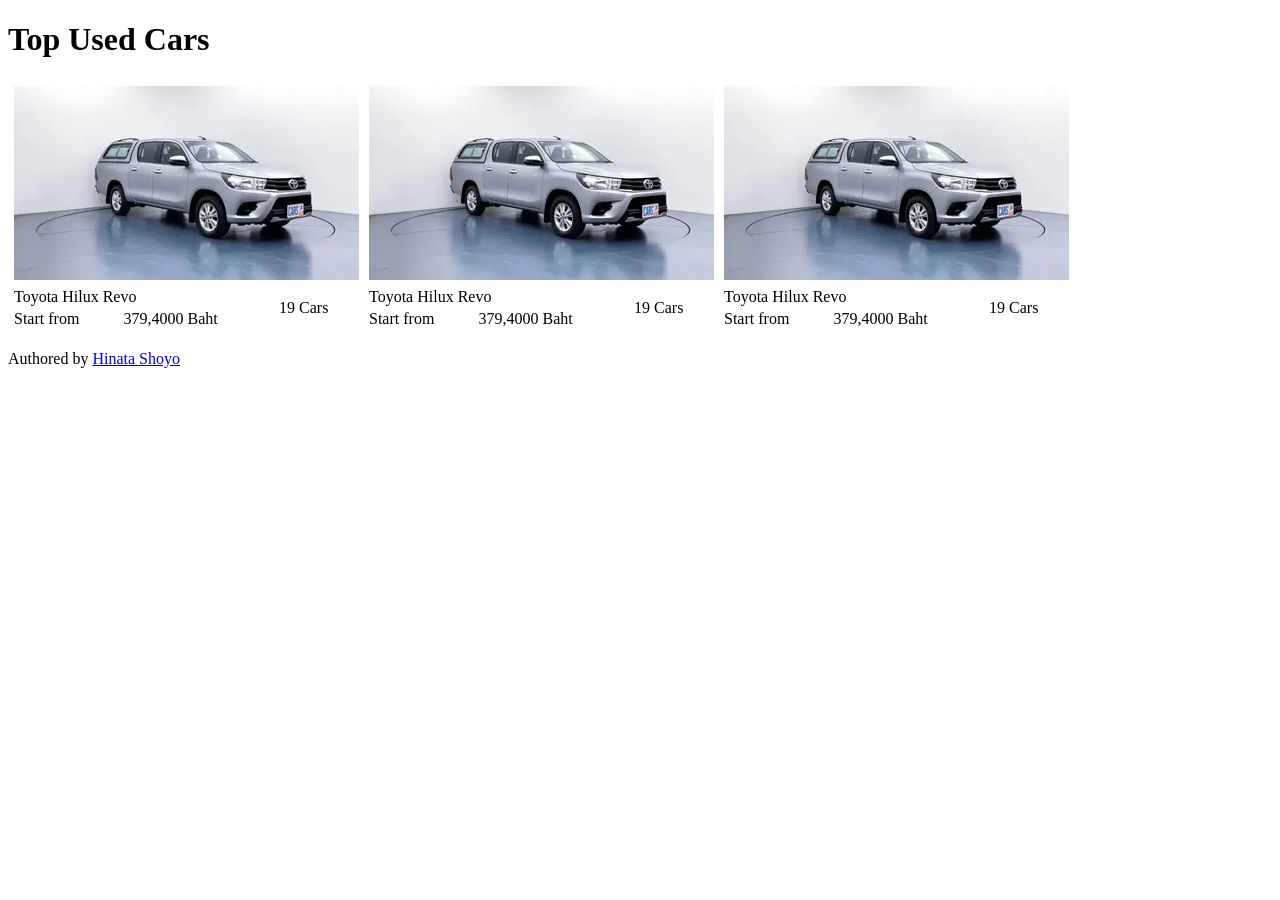
<file: 02-carada/index.html>
<!DOCTYPE html>
<html lang="en" xmlns:mso="urn:schemas-microsoft-com:office:office" xmlns:msdt="uuid:C2F41010-65B3-11d1-A29F-00AA00C14882">

<head>
  <title>Carada</title>

<!--[if gte mso 9]><xml>
<mso:CustomDocumentProperties>
<mso:xd_Signature msdt:dt="string"></mso:xd_Signature>
<mso:display_urn_x003a_schemas-microsoft-com_x003a_office_x003a_office_x0023_Editor msdt:dt="string">CHAYAPOL MOEMENG</mso:display_urn_x003a_schemas-microsoft-com_x003a_office_x003a_office_x0023_Editor>
<mso:Order msdt:dt="string">300.000000000000</mso:Order>
<mso:display_urn_x003a_schemas-microsoft-com_x003a_office_x003a_office_x0023_Author msdt:dt="string">CHAYAPOL MOEMENG</mso:display_urn_x003a_schemas-microsoft-com_x003a_office_x003a_office_x0023_Author>
<mso:xd_ProgID msdt:dt="string"></mso:xd_ProgID>
<mso:_ExtendedDescription msdt:dt="string"></mso:_ExtendedDescription>
<mso:ComplianceAssetId msdt:dt="string"></mso:ComplianceAssetId>
<mso:TemplateUrl msdt:dt="string"></mso:TemplateUrl>
<mso:ContentTypeId msdt:dt="string">0x0101009FF7D1E89D0B8D439BF6074909CECEB2</mso:ContentTypeId>
<mso:TriggerFlowInfo msdt:dt="string"></mso:TriggerFlowInfo>
<mso:_SourceUrl msdt:dt="string"></mso:_SourceUrl>
<mso:_SharedFileIndex msdt:dt="string"></mso:_SharedFileIndex>
</mso:CustomDocumentProperties>
</xml><![endif]-->
</head>

<body>
  <h1>Top Used Cars</h1>
  <table>
    <thead>

    </thead>
    <tbody>
      <tr>
        <td>
          <table border="0">
            <tr>
              <td colspan="3">
                <img src="car.webp">
              </td>
            </tr>
            <tr>
              <td colspan="2">Toyota Hilux Revo</td>
              <td rowspan="2">19 Cars</td>
            </tr>
            <tr>
              <td>Start from</td>
              <td>379,4000 Baht</td>
            </tr>
          </table>
        </td>

        <td>
          <table border="0">
            <tr>
              <td colspan="3">
                <img src="car.webp">
              </td>
            </tr>
            <tr>
              <td colspan="2">Toyota Hilux Revo</td>
              <td rowspan="2">19 Cars</td>
            </tr>
            <tr>
              <td>Start from</td>
              <td>379,4000 Baht</td>
            </tr>
          </table>
        </td>

        <td>
          <table border="0">
            <tr>
              <td colspan="3">
                <img src="car.webp">
              </td>
            </tr>
            <tr>
              <td colspan="2">Toyota Hilux Revo</td>
              <td rowspan="2">19 Cars</td>
            </tr>
            <tr>
              <td>Start from</td>
              <td>379,4000 Baht</td>
            </tr>
          </table>
        </td>

      </tr>
    </tbody>
  </table>
  <p>
    Authored by <a href="about.html">Hinata Shoyo</a>
  </p>

</body>

</html>
</file>
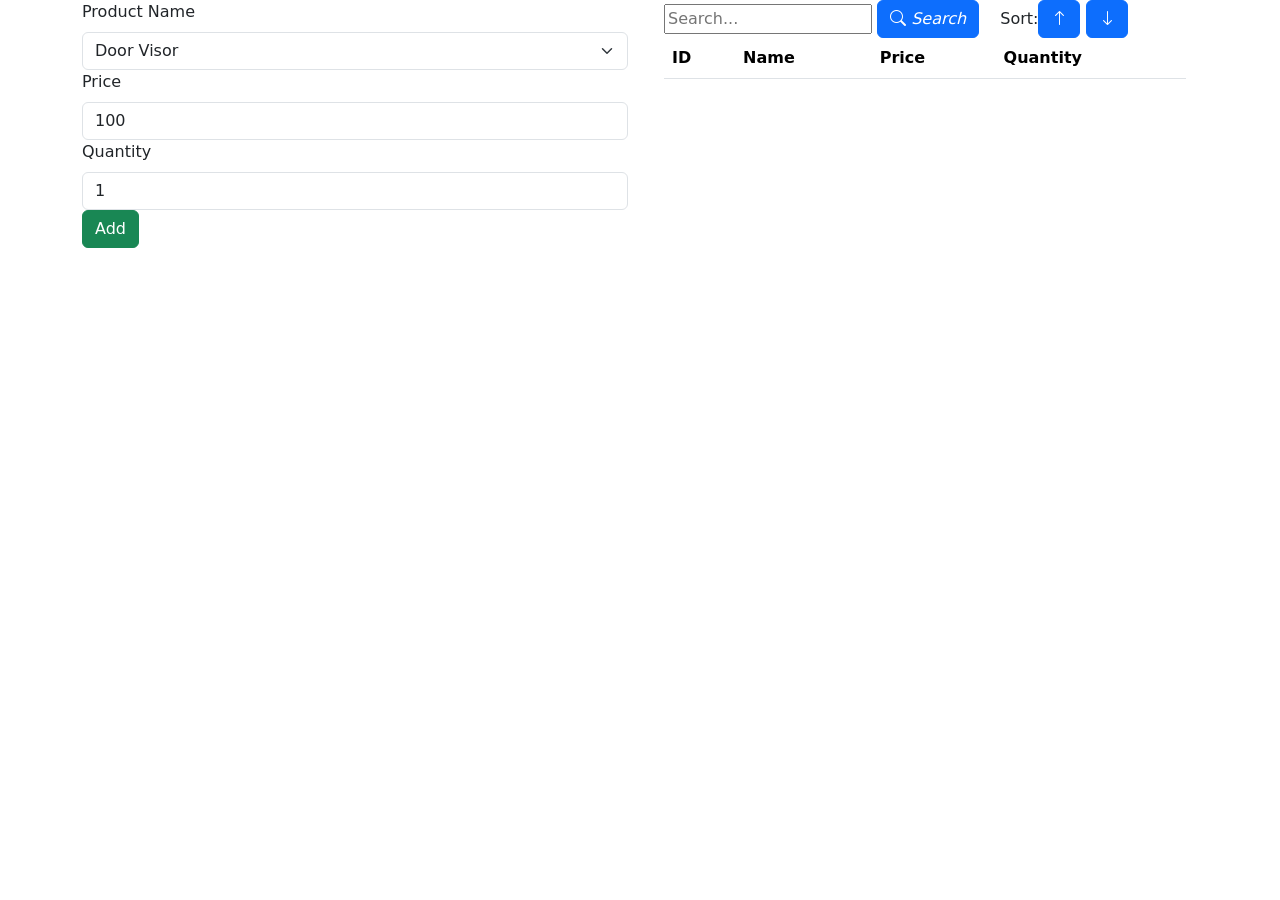
<file: accessory-shop/index.html>
<!doctype html>
<html lang="en">
  <head>
    <meta charset="UTF-8" />
    <link rel="icon" type="image/svg+xml" href="/accessory-shop/vite.svg" />
    <meta name="viewport" content="width=device-width, initial-scale=1.0" />
    <title>Vite + React</title>
    <script type="module" crossorigin src="/accessory-shop/assets/index-Bkp7ZyHI.js"></script>
    <link rel="stylesheet" crossorigin href="/accessory-shop/assets/index-Bk2xMW-j.css">
  </head>
  <body>
    <div id="root"></div>
  </body>
</html>
</file>
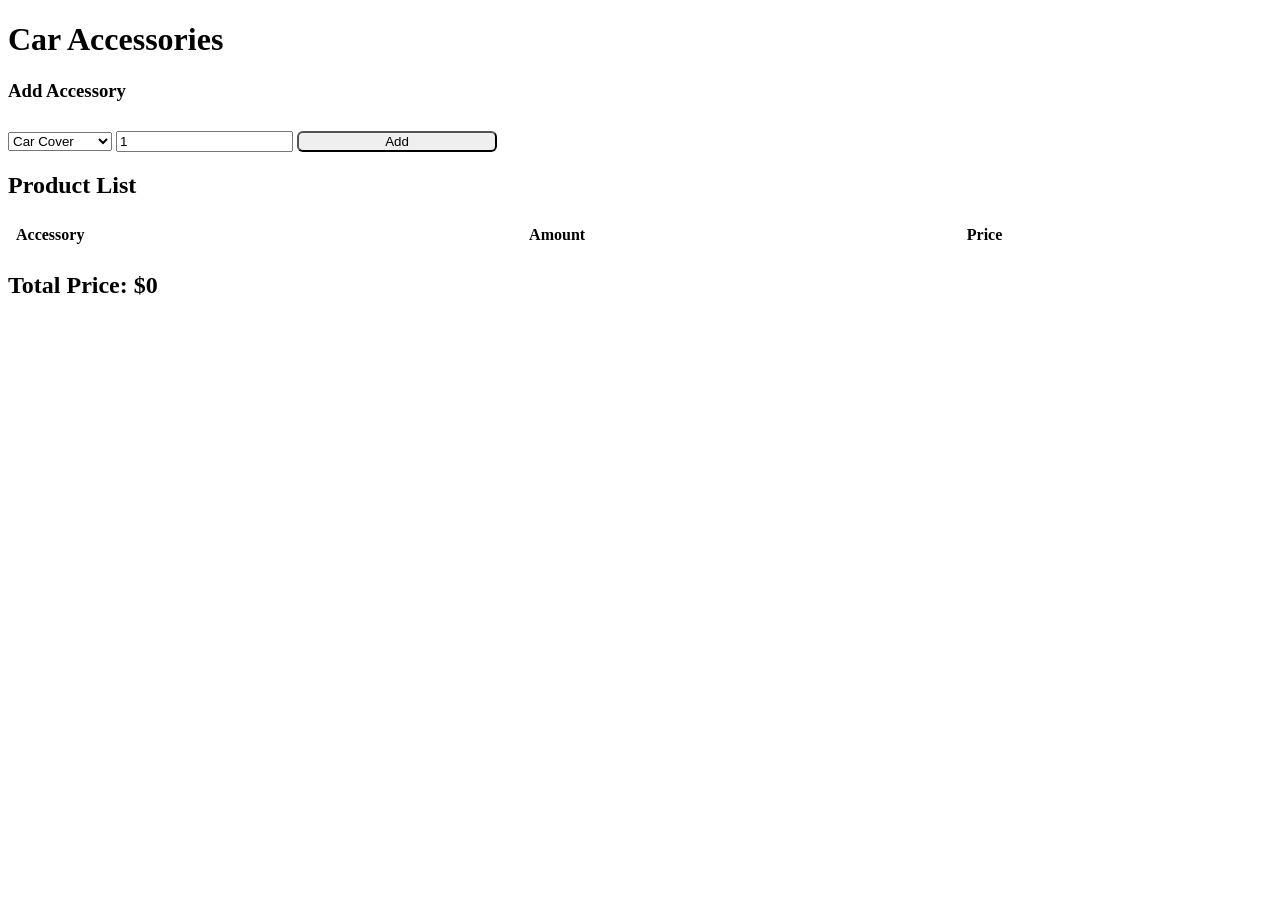
<file: accessory/index.html>
<!DOCTYPE html>
<html>
<head>
    <title>Car Accessories</title>
    <link rel="stylesheet" href="/css/global.css"> 
</head>
<body>
    <h1>Car Accessories</h1>
 
    <h3>Add Accessory</h3>
    <select id="accessory-select">
        <option value="10">Car Cover</option>
        <option value="20">Seat Covers</option>
        <option value="30">Phone Holder</option>
        <!-- Add more options here -->
    </select>
    <input type="number" id="amount-input" min="1" value="1">
    <button class="add-button" onclick="addItem()">Add</button>
 
 
    <h2>Product List</h2>
    <table id="product-list">
        <tr>
            <th>Accessory</th>
            <th>Amount</th>
            <th>Price</th>
        </tr>
    </table>
    
    <h2>Total Price: <span id="total-price">$0</span></h2>
    
 
    
    <script>
        function addItem() {
            var accessorySelect = document.getElementById("accessory-select");
            var selectedAccessory = accessorySelect.options[accessorySelect.selectedIndex].text;
            var selectedAccessoryValue = accessorySelect.options[accessorySelect.selectedIndex].value;
            var amountInput = document.getElementById("amount-input");
            var amount = amountInput.value;
            var accessoryTable = document.getElementById("accessory-table");
            var price = parseFloat(selectedAccessoryValue)
            var totalPrice = document.getElementById("total-price");
            var productTable = document.getElementById("product-list");
            
            var row = productTable.insertRow(-1);
            var accessoryCell = row.insertCell(0);
            var amountCell = row.insertCell(1);
            var priceCell = row.insertCell(2);
            
            accessoryCell.innerHTML = selectedAccessory;
            amountCell.innerHTML = amount;
            priceCell.innerHTML = "$" + (price * amount);
            
            totalPrice.innerHTML = "$" + (parseFloat(totalPrice.innerHTML.substring(1)) + (price * amount));
        }
        
 
    </script>
</body>
</html></select>
</file>
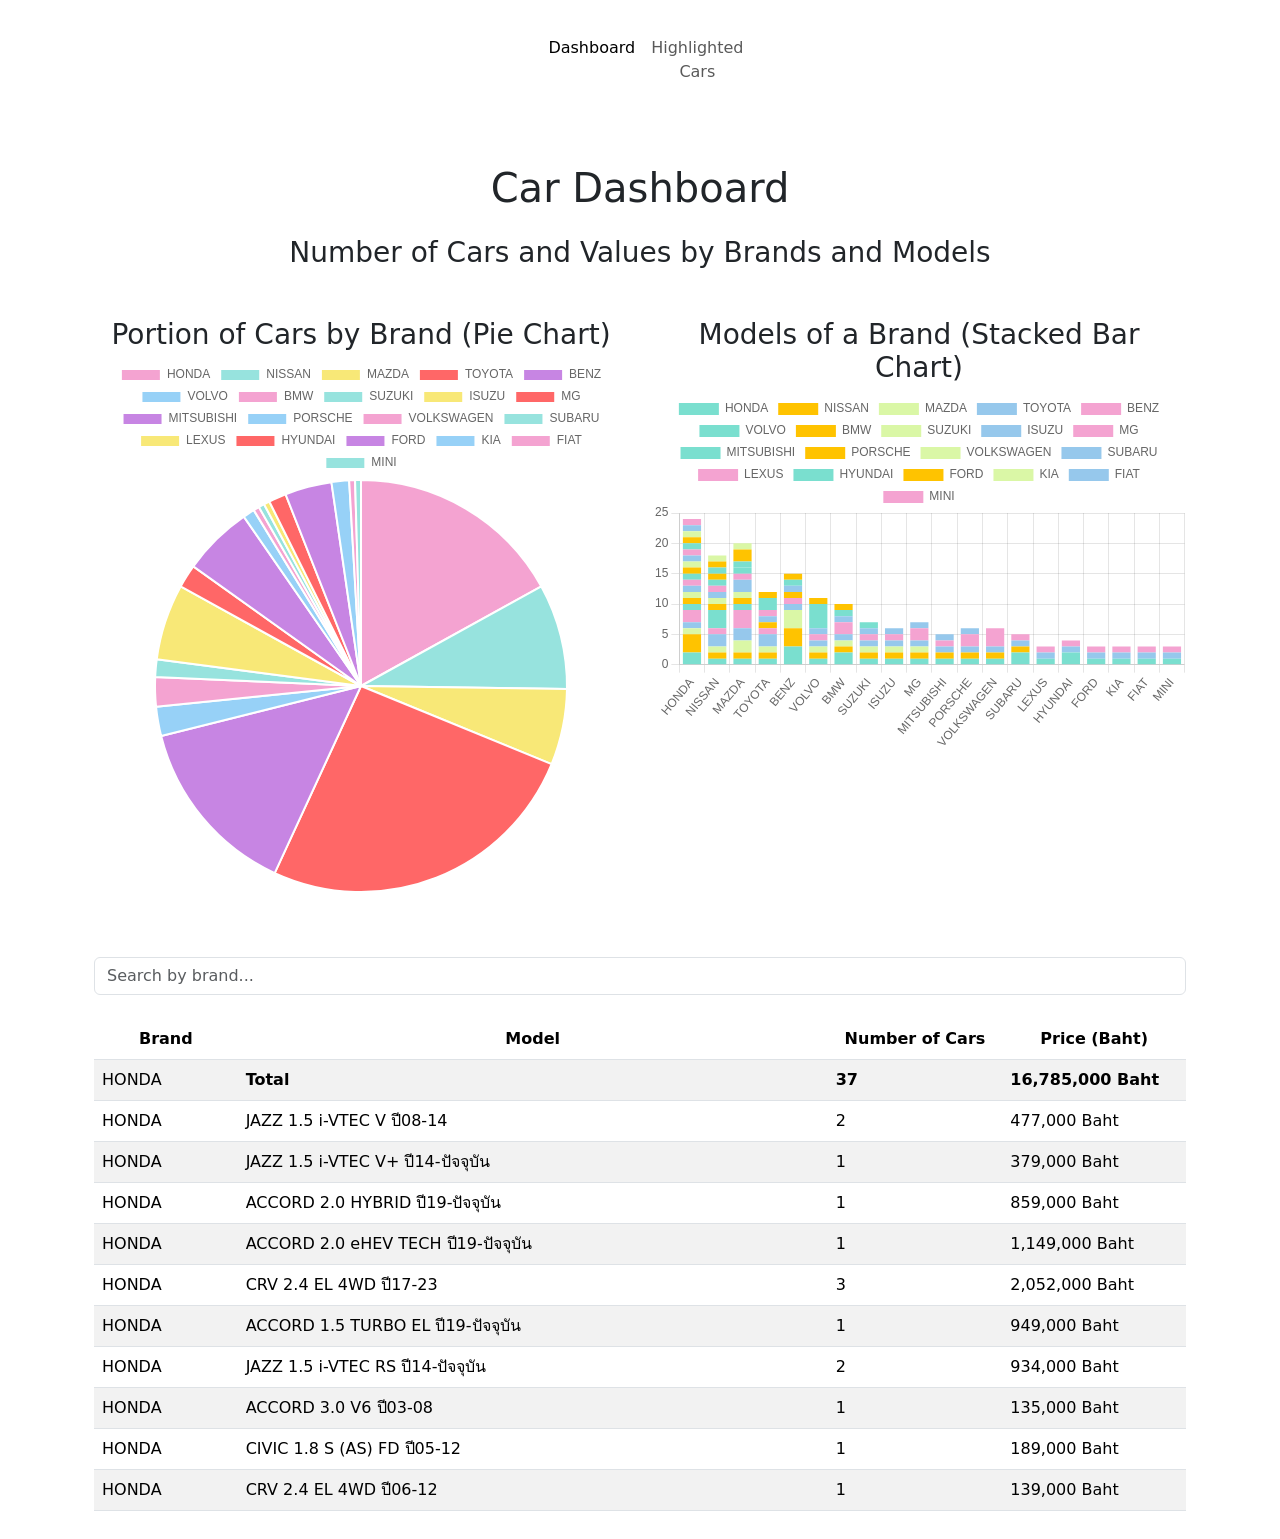
<file: car-analytics/index.html>
<!doctype html>
<html lang="en">

<head>
  <meta charset="UTF-8" />
  <meta name="viewport" content="width=device-width, initial-scale=1.0" />
  <title>Car Analysis</title>
  <!-- Bootstrap CSS -->
  <link href="https://cdn.jsdelivr.net/npm/bootstrap@5.3.0/dist/css/bootstrap.min.css" rel="stylesheet">
  <script type="module" crossorigin src="/car-analytics/assets/index-DzwSdSvN.js"></script>
  <link rel="stylesheet" crossorigin href="/car-analytics/assets/index-CJrz89nW.css">
</head>

<body>
  <div id="root"></div>
  <!-- Bootstrap JS -->
  <script src="https://cdn.jsdelivr.net/npm/bootstrap@5.3.0/dist/js/bootstrap.bundle.min.js"></script>
</body>

</html>
</file>
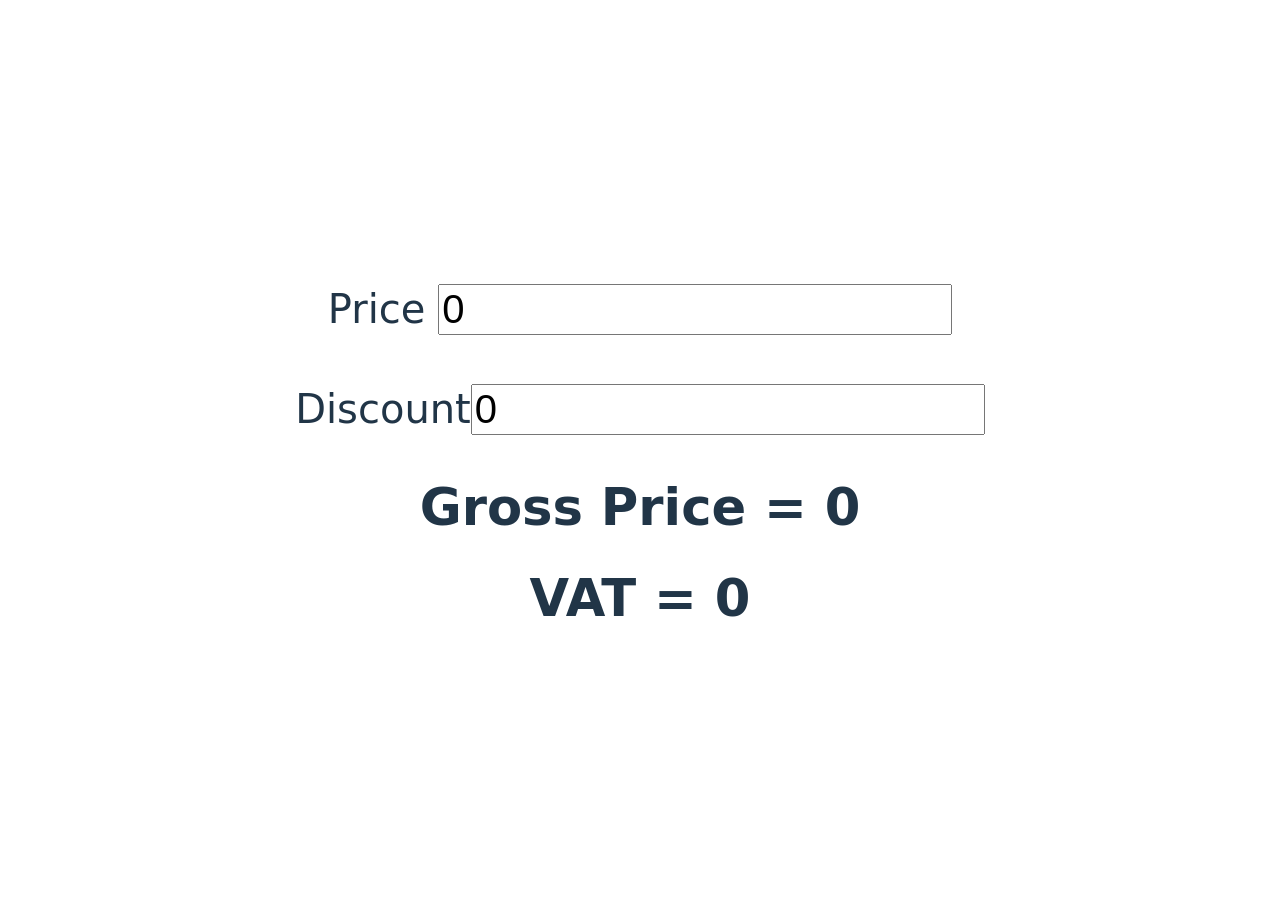
<file: first_react/index.html>
<!doctype html>
<html lang="en">
  <head>
    <meta charset="UTF-8" />
    <link rel="icon" type="image/svg+xml" href="/vite.svg" />
    <meta name="viewport" content="width=device-width, initial-scale=1.0" />
    <title>Vite + React</title>
    <script type="module" crossorigin src="/assets/index-gbldcvOP.js"></script>
    <link rel="stylesheet" crossorigin href="/assets/index-DiwrgTda.css">
  </head>
  <body>
    <div id="root"></div>
  </body>
</html>
</file>
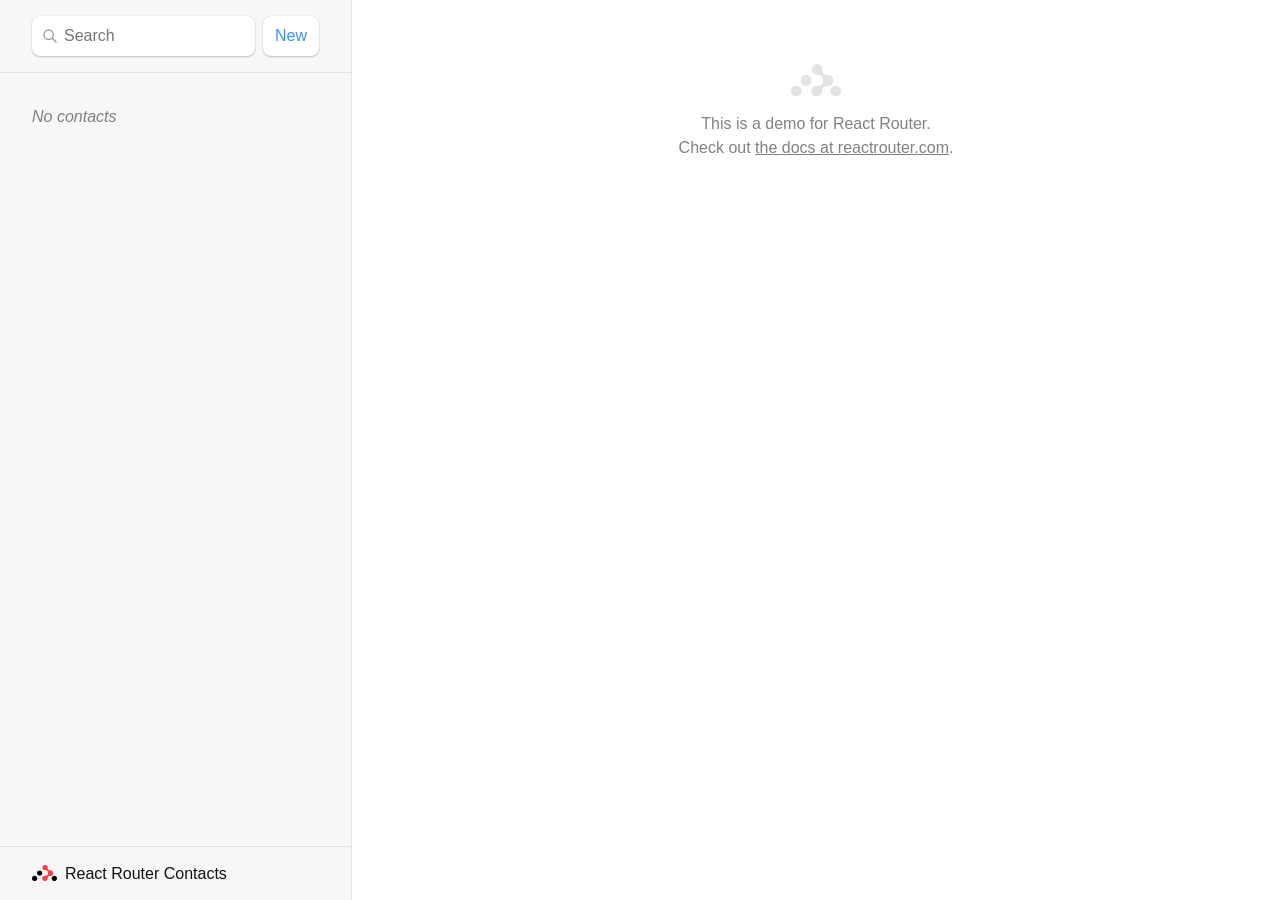
<file: routing-app/index.html>
<!doctype html>
<html lang="en">
  <head>
    <meta charset="UTF-8" />
    <link rel="icon" type="image/svg+xml" href="/routing-app/vite.svg" />
    <meta name="viewport" content="width=device-width, initial-scale=1.0" />
    <title>Vite + React</title>
    <script type="module" crossorigin src="/routing-app/assets/index-DkUDMOgJ.js"></script>
    <link rel="stylesheet" crossorigin href="/routing-app/assets/index-BiL6QvTF.css">
  </head>
  <body>
    <div id="root"></div>
  </body>
</html>
</file>
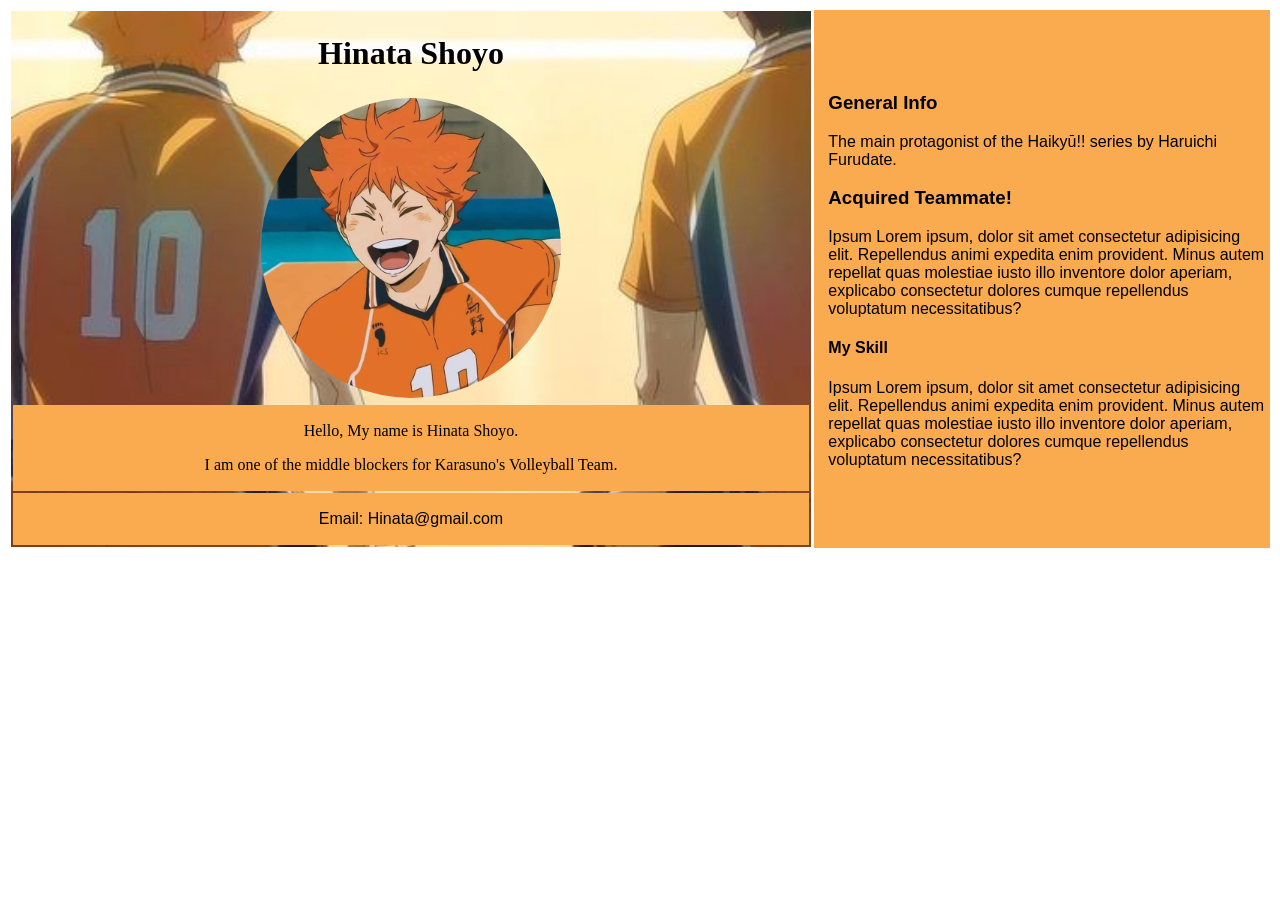
<file: about.html>
<!DOCTYPE html>
<html lang="en">

<head>
    <title>Hinata Shoyo</title>
</head>

<body>
    <table style="margin-right: auto;margin-left: auto;">
        <tr>
            <td>
                <table border="0" style="background-image: url('bg5.jpg'); background-size: cover;
                margin-left: auto;margin-right: auto; width: 600pt;">
                <tr>
                    <td>
                        <h1 style="font-family: Arial black; text-align: center;">Hinata Shoyo</h1>
                    </td>
                </tr>

                <tr>
                    <td style="text-align: center;">
                        <img src="profile2.jpeg" alt="Hinata's pic" width="300" height="300" style="border-radius: 50%;">
                    </td>
                </tr>

                <tr>
                    <td style="text-align: center; background-color: #FAAA4F;">
                        <p style="font-family: Arial Black;">
                            Hello, My name is Hinata Shoyo.</p>
                            <p style="font-family: Arial Black;">I am one of the middle blockers for Karasuno's Volleyball Team.</p>
                    </td>
                </tr>

                <tr>
                    <td style="text-align: center; background-color: #FAAA4F;">
                        <p style="font-family: Arial;">
                            Email: Hinata@gmail.com
                        </p>
                    </td>
                </tr>
                </table>                     
            </td>
            <td style="width: 500pt; background-color: #FAAA4F;">
                <div style="margin-left: 10pt; text-align: left;">
                    <p>
                    <h3 style="font-family: Arial;">General Info</h3>
                    <p style="font-family: Arial;">The main protagonist of the Haikyū!! series by Haruichi Furudate.</p>
                    </p>

                        <p>
                        <h3 style="font-family: Arial;">Acquired Teammate!</h3>
                        <p style="font-family: Arial;">
                            Ipsum Lorem ipsum, dolor sit amet consectetur adipisicing elit. Repellendus animi
                            expedita enim
                            provident. Minus autem repellat quas molestiae iusto illo inventore dolor aperiam,
                            explicabo
                            consectetur dolores cumque repellendus voluptatum necessitatibus?
                        </p>
                    </p>
                    <p>
                        <p>
                            <h4 style="font-family: Arial;"> My Skill</h4>
                            <p style="font-family: Arial;">
                            Ipsum Lorem ipsum, dolor sit amet consectetur adipisicing elit. Repellendus animi
                            expedita enim
                            provident. Minus autem repellat quas molestiae iusto illo inventore dolor aperiam,
                            explicabo
                            consectetur dolores cumque repellendus voluptatum necessitatibus?
                            </p>
                        </p>
                    </p>


                </div>
            </td>
        </tr>
    </table>   
       


</body>

</html>
</file>
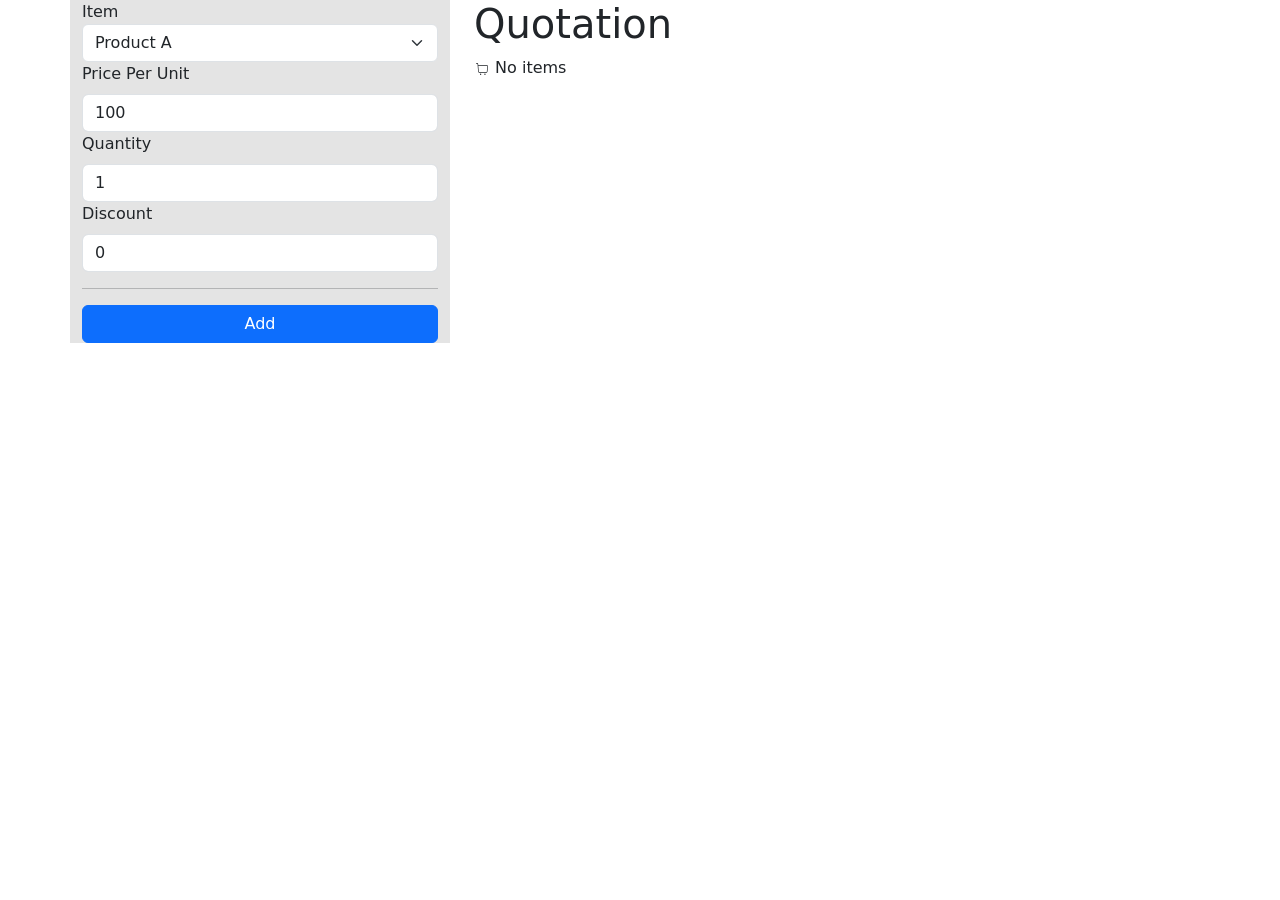
<file: midterm-quotation-app.html>
<!doctype html>
<html lang="en">
  <head>
    <meta charset="UTF-8" />
    <link rel="icon" type="image/svg+xml" href="/vite.svg" />
    <meta name="viewport" content="width=device-width, initial-scale=1.0" />
    <title>Vite + React</title>
    <script type="module" crossorigin src="/assets/index-Dodj6NWZ.js"></script>
    <link rel="stylesheet" crossorigin href="/assets/index-MCUhpigD.css">
  </head>
  <body>
    <div id="root"></div>
  </body>
</html>
</file>
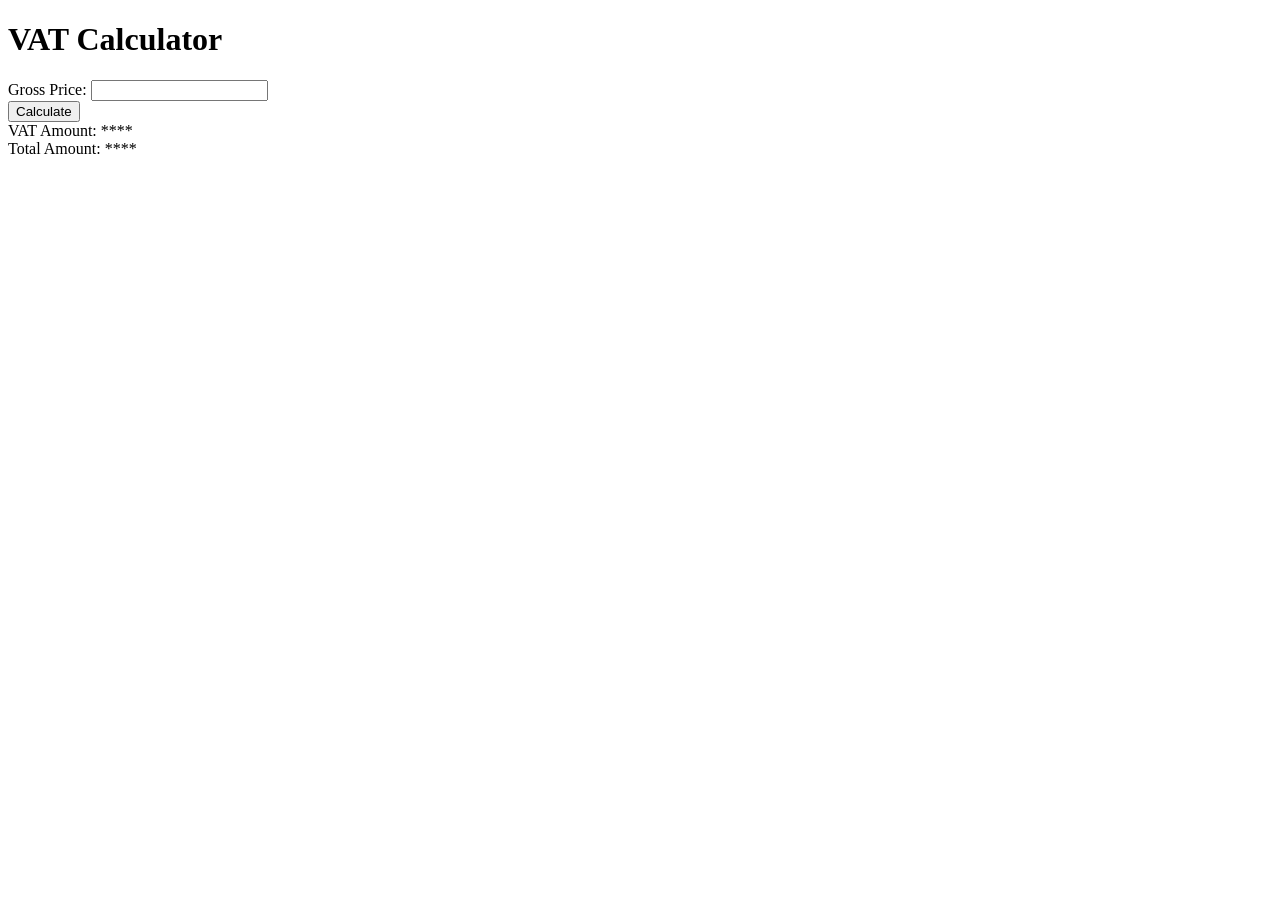
<file: vat.html>
<!DOCTYPE html>
<html>
<head>
    <title>VAT Calculator</title>
    <script>
        function calculateVAT() {
            var grossPrice = parseFloat(document.getElementById("grossPrice").value);
            var vatRate = 0.07; // 7% VAT rate
            var vatAmount = grossPrice * vatRate;
            document.getElementById("vatAmount").textContent = vatAmount.toFixed(2);
            var totalAmount = grossPrice + vatAmount
            document.getElementById("totalAmount").textContent = totalAmount.toFixed(2);
        }
    </script>
</head>
<body>
    <h1>VAT Calculator</h1>
    <label for="grossPrice">Gross Price:</label>
    <input type="text" id="grossPrice">
    <br>
    <button onclick="calculateVAT()">Calculate</button>

    <br>
    <label for="vatAmount">VAT Amount:</label>
    **<span id="vatAmount"></span>**

    <br>
    <label for="totalAmount">Total Amount:</label>
    **<span id="totalAmount"></span>**
</body>
</html>
</file>
<file: css/global.css>
table {
    border-collapse: collapse;
    width: 100%;
}
th, td {
    text-align: left;
    padding: 8px;
}
tr:nth-child(even) {
    background-color: #f2f2f2;
}
.add-button {
    margin-top: 10px;
    width: 200px;
    border-radius: 6px;
}
</file>
<file: car-analytics/assets/index-CJrz89nW.css>
@charset "UTF-8";#root{max-width:1280px;margin:0 auto;padding-top:4rem;text-align:center}.navbar{position:fixed;top:0;left:0;width:18%;z-index:1000;display:flex;justify-content:center;gap:0px;padding:1rem 0;background-color:#fff}.nav-link{text-decoration:none;font-size:1.2rem;font-weight:700;color:#ea8fb2;padding:.5rem 1rem;border-radius:5px;transition:background-color .3s ease,color .3s ease}.nav-link:hover{color:plum;font-weight:bolder}.nav-link:active{font-weight:700;color:plum}.content{margin-top:2rem;padding:1rem}@media (max-width: 768px){#root{padding-top:6rem}.navbar{flex-direction:column;gap:10px}.nav-link{font-size:1rem}}.highlighted-cars-container{padding:20px}.brand-tabs{display:flex;flex-wrap:wrap;gap:10px;margin:0}.brand-tab{padding:10px 15px;margin:0;cursor:pointer;background-color:#333;color:#fff;border:none;border-radius:5px;transition:background-color .3s ease}.brand-tab.active{background-color:#007bff;color:#fff}.form-control{width:100%;padding:10px;margin-bottom:20px;border-radius:5px;border:1px solid #ccc}.card-grid{display:grid;grid-template-columns:repeat(auto-fit,minmax(250px,1fr));gap:20px}.car-card{background-color:#fff;border:1px solid #ddd;border-radius:10px;padding:15px;box-shadow:0 2px 4px #0000001a;display:flex;flex-direction:column;justify-content:space-between}.car-image{width:100%;height:200px;object-fit:cover;border-radius:10px;margin-bottom:15px}.car-details h3{font-size:18px;margin-bottom:10px}.car-details p{margin:5px 0;font-size:14px}.car-details .highlight-button{padding:10px;margin-top:10px;background-color:#28a745;color:#fff;border:none;border-radius:5px;cursor:pointer}.car-details .highlight-button:hover{background-color:#218838}.car-details .remove-button{padding:10px;margin-top:10px;background-color:#dc3545;color:#fff;border:none;border-radius:5px;cursor:pointer}.car-details .remove-button:hover{background-color:#c82333}.remove-all-button{margin-top:20px;padding:10px 20px;background-color:#dc3545;color:#fff;border:none;border-radius:5px;cursor:pointer}.remove-all-button:hover{background-color:#c82333}body{font-family:Arial,sans-serif;margin:0;padding:0;background-color:#f4f4f4}h1{text-align:center;margin-top:20px}#root{display:flex;flex-direction:column;align-items:center;padding:20px}table{width:80%;margin-bottom:40px;border-collapse:collapse;background-color:#fff}th,td{border:1px solid #dddddd;text-align:left;padding:8px}th{background-color:#f2f2f2}canvas{margin-bottom:40px}/*!
 * Bootstrap  v5.3.3 (https://getbootstrap.com/)
 * Copyright 2011-2024 The Bootstrap Authors
 * Licensed under MIT (https://github.com/twbs/bootstrap/blob/main/LICENSE)
 */:root,[data-bs-theme=light]{--bs-blue:#0d6efd;--bs-indigo:#6610f2;--bs-purple:#6f42c1;--bs-pink:#d63384;--bs-red:#dc3545;--bs-orange:#fd7e14;--bs-yellow:#ffc107;--bs-green:#198754;--bs-teal:#20c997;--bs-cyan:#0dcaf0;--bs-black:#000;--bs-white:#fff;--bs-gray:#6c757d;--bs-gray-dark:#343a40;--bs-gray-100:#f8f9fa;--bs-gray-200:#e9ecef;--bs-gray-300:#dee2e6;--bs-gray-400:#ced4da;--bs-gray-500:#adb5bd;--bs-gray-600:#6c757d;--bs-gray-700:#495057;--bs-gray-800:#343a40;--bs-gray-900:#212529;--bs-primary:#0d6efd;--bs-secondary:#6c757d;--bs-success:#198754;--bs-info:#0dcaf0;--bs-warning:#ffc107;--bs-danger:#dc3545;--bs-light:#f8f9fa;--bs-dark:#212529;--bs-primary-rgb:13,110,253;--bs-secondary-rgb:108,117,125;--bs-success-rgb:25,135,84;--bs-info-rgb:13,202,240;--bs-warning-rgb:255,193,7;--bs-danger-rgb:220,53,69;--bs-light-rgb:248,249,250;--bs-dark-rgb:33,37,41;--bs-primary-text-emphasis:#052c65;--bs-secondary-text-emphasis:#2b2f32;--bs-success-text-emphasis:#0a3622;--bs-info-text-emphasis:#055160;--bs-warning-text-emphasis:#664d03;--bs-danger-text-emphasis:#58151c;--bs-light-text-emphasis:#495057;--bs-dark-text-emphasis:#495057;--bs-primary-bg-subtle:#cfe2ff;--bs-secondary-bg-subtle:#e2e3e5;--bs-success-bg-subtle:#d1e7dd;--bs-info-bg-subtle:#cff4fc;--bs-warning-bg-subtle:#fff3cd;--bs-danger-bg-subtle:#f8d7da;--bs-light-bg-subtle:#fcfcfd;--bs-dark-bg-subtle:#ced4da;--bs-primary-border-subtle:#9ec5fe;--bs-secondary-border-subtle:#c4c8cb;--bs-success-border-subtle:#a3cfbb;--bs-info-border-subtle:#9eeaf9;--bs-warning-border-subtle:#ffe69c;--bs-danger-border-subtle:#f1aeb5;--bs-light-border-subtle:#e9ecef;--bs-dark-border-subtle:#adb5bd;--bs-white-rgb:255,255,255;--bs-black-rgb:0,0,0;--bs-font-sans-serif:system-ui,-apple-system,"Segoe UI",Roboto,"Helvetica Neue","Noto Sans","Liberation Sans",Arial,sans-serif,"Apple Color Emoji","Segoe UI Emoji","Segoe UI Symbol","Noto Color Emoji";--bs-font-monospace:SFMono-Regular,Menlo,Monaco,Consolas,"Liberation Mono","Courier New",monospace;--bs-gradient:linear-gradient(180deg, rgba(255, 255, 255, .15), rgba(255, 255, 255, 0));--bs-body-font-family:var(--bs-font-sans-serif);--bs-body-font-size:1rem;--bs-body-font-weight:400;--bs-body-line-height:1.5;--bs-body-color:#212529;--bs-body-color-rgb:33,37,41;--bs-body-bg:#fff;--bs-body-bg-rgb:255,255,255;--bs-emphasis-color:#000;--bs-emphasis-color-rgb:0,0,0;--bs-secondary-color:rgba(33, 37, 41, .75);--bs-secondary-color-rgb:33,37,41;--bs-secondary-bg:#e9ecef;--bs-secondary-bg-rgb:233,236,239;--bs-tertiary-color:rgba(33, 37, 41, .5);--bs-tertiary-color-rgb:33,37,41;--bs-tertiary-bg:#f8f9fa;--bs-tertiary-bg-rgb:248,249,250;--bs-heading-color:inherit;--bs-link-color:#0d6efd;--bs-link-color-rgb:13,110,253;--bs-link-decoration:underline;--bs-link-hover-color:#0a58ca;--bs-link-hover-color-rgb:10,88,202;--bs-code-color:#d63384;--bs-highlight-color:#212529;--bs-highlight-bg:#fff3cd;--bs-border-width:1px;--bs-border-style:solid;--bs-border-color:#dee2e6;--bs-border-color-translucent:rgba(0, 0, 0, .175);--bs-border-radius:.375rem;--bs-border-radius-sm:.25rem;--bs-border-radius-lg:.5rem;--bs-border-radius-xl:1rem;--bs-border-radius-xxl:2rem;--bs-border-radius-2xl:var(--bs-border-radius-xxl);--bs-border-radius-pill:50rem;--bs-box-shadow:0 .5rem 1rem rgba(0, 0, 0, .15);--bs-box-shadow-sm:0 .125rem .25rem rgba(0, 0, 0, .075);--bs-box-shadow-lg:0 1rem 3rem rgba(0, 0, 0, .175);--bs-box-shadow-inset:inset 0 1px 2px rgba(0, 0, 0, .075);--bs-focus-ring-width:.25rem;--bs-focus-ring-opacity:.25;--bs-focus-ring-color:rgba(13, 110, 253, .25);--bs-form-valid-color:#198754;--bs-form-valid-border-color:#198754;--bs-form-invalid-color:#dc3545;--bs-form-invalid-border-color:#dc3545}[data-bs-theme=dark]{color-scheme:dark;--bs-body-color:#dee2e6;--bs-body-color-rgb:222,226,230;--bs-body-bg:#212529;--bs-body-bg-rgb:33,37,41;--bs-emphasis-color:#fff;--bs-emphasis-color-rgb:255,255,255;--bs-secondary-color:rgba(222, 226, 230, .75);--bs-secondary-color-rgb:222,226,230;--bs-secondary-bg:#343a40;--bs-secondary-bg-rgb:52,58,64;--bs-tertiary-color:rgba(222, 226, 230, .5);--bs-tertiary-color-rgb:222,226,230;--bs-tertiary-bg:#2b3035;--bs-tertiary-bg-rgb:43,48,53;--bs-primary-text-emphasis:#6ea8fe;--bs-secondary-text-emphasis:#a7acb1;--bs-success-text-emphasis:#75b798;--bs-info-text-emphasis:#6edff6;--bs-warning-text-emphasis:#ffda6a;--bs-danger-text-emphasis:#ea868f;--bs-light-text-emphasis:#f8f9fa;--bs-dark-text-emphasis:#dee2e6;--bs-primary-bg-subtle:#031633;--bs-secondary-bg-subtle:#161719;--bs-success-bg-subtle:#051b11;--bs-info-bg-subtle:#032830;--bs-warning-bg-subtle:#332701;--bs-danger-bg-subtle:#2c0b0e;--bs-light-bg-subtle:#343a40;--bs-dark-bg-subtle:#1a1d20;--bs-primary-border-subtle:#084298;--bs-secondary-border-subtle:#41464b;--bs-success-border-subtle:#0f5132;--bs-info-border-subtle:#087990;--bs-warning-border-subtle:#997404;--bs-danger-border-subtle:#842029;--bs-light-border-subtle:#495057;--bs-dark-border-subtle:#343a40;--bs-heading-color:inherit;--bs-link-color:#6ea8fe;--bs-link-hover-color:#8bb9fe;--bs-link-color-rgb:110,168,254;--bs-link-hover-color-rgb:139,185,254;--bs-code-color:#e685b5;--bs-highlight-color:#dee2e6;--bs-highlight-bg:#664d03;--bs-border-color:#495057;--bs-border-color-translucent:rgba(255, 255, 255, .15);--bs-form-valid-color:#75b798;--bs-form-valid-border-color:#75b798;--bs-form-invalid-color:#ea868f;--bs-form-invalid-border-color:#ea868f}*,:after,:before{box-sizing:border-box}@media (prefers-reduced-motion:no-preference){:root{scroll-behavior:smooth}}body{margin:0;font-family:var(--bs-body-font-family);font-size:var(--bs-body-font-size);font-weight:var(--bs-body-font-weight);line-height:var(--bs-body-line-height);color:var(--bs-body-color);text-align:var(--bs-body-text-align);background-color:var(--bs-body-bg);-webkit-text-size-adjust:100%;-webkit-tap-highlight-color:transparent}hr{margin:1rem 0;color:inherit;border:0;border-top:var(--bs-border-width) solid;opacity:.25}.h1,.h2,.h3,.h4,.h5,.h6,h1,h2,h3,h4,h5,h6{margin-top:0;margin-bottom:.5rem;font-weight:500;line-height:1.2;color:var(--bs-heading-color)}.h1,h1{font-size:calc(1.375rem + 1.5vw)}@media (min-width:1200px){.h1,h1{font-size:2.5rem}}.h2,h2{font-size:calc(1.325rem + .9vw)}@media (min-width:1200px){.h2,h2{font-size:2rem}}.h3,h3{font-size:calc(1.3rem + .6vw)}@media (min-width:1200px){.h3,h3{font-size:1.75rem}}.h4,h4{font-size:calc(1.275rem + .3vw)}@media (min-width:1200px){.h4,h4{font-size:1.5rem}}.h5,h5{font-size:1.25rem}.h6,h6{font-size:1rem}p{margin-top:0;margin-bottom:1rem}abbr[title]{-webkit-text-decoration:underline dotted;text-decoration:underline dotted;cursor:help;-webkit-text-decoration-skip-ink:none;text-decoration-skip-ink:none}address{margin-bottom:1rem;font-style:normal;line-height:inherit}ol,ul{padding-left:2rem}dl,ol,ul{margin-top:0;margin-bottom:1rem}ol ol,ol ul,ul ol,ul ul{margin-bottom:0}dt{font-weight:700}dd{margin-bottom:.5rem;margin-left:0}blockquote{margin:0 0 1rem}b,strong{font-weight:bolder}.small,small{font-size:.875em}.mark,mark{padding:.1875em;color:var(--bs-highlight-color);background-color:var(--bs-highlight-bg)}sub,sup{position:relative;font-size:.75em;line-height:0;vertical-align:baseline}sub{bottom:-.25em}sup{top:-.5em}a{color:rgba(var(--bs-link-color-rgb),var(--bs-link-opacity,1));text-decoration:underline}a:hover{--bs-link-color-rgb:var(--bs-link-hover-color-rgb)}a:not([href]):not([class]),a:not([href]):not([class]):hover{color:inherit;text-decoration:none}code,kbd,pre,samp{font-family:var(--bs-font-monospace);font-size:1em}pre{display:block;margin-top:0;margin-bottom:1rem;overflow:auto;font-size:.875em}pre code{font-size:inherit;color:inherit;word-break:normal}code{font-size:.875em;color:var(--bs-code-color);word-wrap:break-word}a>code{color:inherit}kbd{padding:.1875rem .375rem;font-size:.875em;color:var(--bs-body-bg);background-color:var(--bs-body-color);border-radius:.25rem}kbd kbd{padding:0;font-size:1em}figure{margin:0 0 1rem}img,svg{vertical-align:middle}table{caption-side:bottom;border-collapse:collapse}caption{padding-top:.5rem;padding-bottom:.5rem;color:var(--bs-secondary-color);text-align:left}th{text-align:inherit;text-align:-webkit-match-parent}tbody,td,tfoot,th,thead,tr{border-color:inherit;border-style:solid;border-width:0}label{display:inline-block}button{border-radius:0}button:focus:not(:focus-visible){outline:0}button,input,optgroup,select,textarea{margin:0;font-family:inherit;font-size:inherit;line-height:inherit}button,select{text-transform:none}[role=button]{cursor:pointer}select{word-wrap:normal}select:disabled{opacity:1}[list]:not([type=date]):not([type=datetime-local]):not([type=month]):not([type=week]):not([type=time])::-webkit-calendar-picker-indicator{display:none!important}[type=button],[type=reset],[type=submit],button{-webkit-appearance:button}[type=button]:not(:disabled),[type=reset]:not(:disabled),[type=submit]:not(:disabled),button:not(:disabled){cursor:pointer}::-moz-focus-inner{padding:0;border-style:none}textarea{resize:vertical}fieldset{min-width:0;padding:0;margin:0;border:0}legend{float:left;width:100%;padding:0;margin-bottom:.5rem;font-size:calc(1.275rem + .3vw);line-height:inherit}@media (min-width:1200px){legend{font-size:1.5rem}}legend+*{clear:left}::-webkit-datetime-edit-day-field,::-webkit-datetime-edit-fields-wrapper,::-webkit-datetime-edit-hour-field,::-webkit-datetime-edit-minute,::-webkit-datetime-edit-month-field,::-webkit-datetime-edit-text,::-webkit-datetime-edit-year-field{padding:0}::-webkit-inner-spin-button{height:auto}[type=search]{-webkit-appearance:textfield;outline-offset:-2px}::-webkit-search-decoration{-webkit-appearance:none}::-webkit-color-swatch-wrapper{padding:0}::-webkit-file-upload-button{font:inherit;-webkit-appearance:button}::file-selector-button{font:inherit;-webkit-appearance:button}output{display:inline-block}iframe{border:0}summary{display:list-item;cursor:pointer}progress{vertical-align:baseline}[hidden]{display:none!important}.lead{font-size:1.25rem;font-weight:300}.display-1{font-size:calc(1.625rem + 4.5vw);font-weight:300;line-height:1.2}@media (min-width:1200px){.display-1{font-size:5rem}}.display-2{font-size:calc(1.575rem + 3.9vw);font-weight:300;line-height:1.2}@media (min-width:1200px){.display-2{font-size:4.5rem}}.display-3{font-size:calc(1.525rem + 3.3vw);font-weight:300;line-height:1.2}@media (min-width:1200px){.display-3{font-size:4rem}}.display-4{font-size:calc(1.475rem + 2.7vw);font-weight:300;line-height:1.2}@media (min-width:1200px){.display-4{font-size:3.5rem}}.display-5{font-size:calc(1.425rem + 2.1vw);font-weight:300;line-height:1.2}@media (min-width:1200px){.display-5{font-size:3rem}}.display-6{font-size:calc(1.375rem + 1.5vw);font-weight:300;line-height:1.2}@media (min-width:1200px){.display-6{font-size:2.5rem}}.list-unstyled,.list-inline{padding-left:0;list-style:none}.list-inline-item{display:inline-block}.list-inline-item:not(:last-child){margin-right:.5rem}.initialism{font-size:.875em;text-transform:uppercase}.blockquote{margin-bottom:1rem;font-size:1.25rem}.blockquote>:last-child{margin-bottom:0}.blockquote-footer{margin-top:-1rem;margin-bottom:1rem;font-size:.875em;color:#6c757d}.blockquote-footer:before{content:"— "}.img-fluid{max-width:100%;height:auto}.img-thumbnail{padding:.25rem;background-color:var(--bs-body-bg);border:var(--bs-border-width) solid var(--bs-border-color);border-radius:var(--bs-border-radius);max-width:100%;height:auto}.figure{display:inline-block}.figure-img{margin-bottom:.5rem;line-height:1}.figure-caption{font-size:.875em;color:var(--bs-secondary-color)}.container,.container-fluid,.container-lg,.container-md,.container-sm,.container-xl,.container-xxl{--bs-gutter-x:1.5rem;--bs-gutter-y:0;width:100%;padding-right:calc(var(--bs-gutter-x) * .5);padding-left:calc(var(--bs-gutter-x) * .5);margin-right:auto;margin-left:auto}@media (min-width:576px){.container,.container-sm{max-width:540px}}@media (min-width:768px){.container,.container-md,.container-sm{max-width:720px}}@media (min-width:992px){.container,.container-lg,.container-md,.container-sm{max-width:960px}}@media (min-width:1200px){.container,.container-lg,.container-md,.container-sm,.container-xl{max-width:1140px}}@media (min-width:1400px){.container,.container-lg,.container-md,.container-sm,.container-xl,.container-xxl{max-width:1320px}}:root{--bs-breakpoint-xs:0;--bs-breakpoint-sm:576px;--bs-breakpoint-md:768px;--bs-breakpoint-lg:992px;--bs-breakpoint-xl:1200px;--bs-breakpoint-xxl:1400px}.row{--bs-gutter-x:1.5rem;--bs-gutter-y:0;display:flex;flex-wrap:wrap;margin-top:calc(-1 * var(--bs-gutter-y));margin-right:calc(-.5 * var(--bs-gutter-x));margin-left:calc(-.5 * var(--bs-gutter-x))}.row>*{flex-shrink:0;width:100%;max-width:100%;padding-right:calc(var(--bs-gutter-x) * .5);padding-left:calc(var(--bs-gutter-x) * .5);margin-top:var(--bs-gutter-y)}.col{flex:1 0 0%}.row-cols-auto>*{flex:0 0 auto;width:auto}.row-cols-1>*{flex:0 0 auto;width:100%}.row-cols-2>*{flex:0 0 auto;width:50%}.row-cols-3>*{flex:0 0 auto;width:33.33333333%}.row-cols-4>*{flex:0 0 auto;width:25%}.row-cols-5>*{flex:0 0 auto;width:20%}.row-cols-6>*{flex:0 0 auto;width:16.66666667%}.col-auto{flex:0 0 auto;width:auto}.col-1{flex:0 0 auto;width:8.33333333%}.col-2{flex:0 0 auto;width:16.66666667%}.col-3{flex:0 0 auto;width:25%}.col-4{flex:0 0 auto;width:33.33333333%}.col-5{flex:0 0 auto;width:41.66666667%}.col-6{flex:0 0 auto;width:50%}.col-7{flex:0 0 auto;width:58.33333333%}.col-8{flex:0 0 auto;width:66.66666667%}.col-9{flex:0 0 auto;width:75%}.col-10{flex:0 0 auto;width:83.33333333%}.col-11{flex:0 0 auto;width:91.66666667%}.col-12{flex:0 0 auto;width:100%}.offset-1{margin-left:8.33333333%}.offset-2{margin-left:16.66666667%}.offset-3{margin-left:25%}.offset-4{margin-left:33.33333333%}.offset-5{margin-left:41.66666667%}.offset-6{margin-left:50%}.offset-7{margin-left:58.33333333%}.offset-8{margin-left:66.66666667%}.offset-9{margin-left:75%}.offset-10{margin-left:83.33333333%}.offset-11{margin-left:91.66666667%}.g-0,.gx-0{--bs-gutter-x:0}.g-0,.gy-0{--bs-gutter-y:0}.g-1,.gx-1{--bs-gutter-x:.25rem}.g-1,.gy-1{--bs-gutter-y:.25rem}.g-2,.gx-2{--bs-gutter-x:.5rem}.g-2,.gy-2{--bs-gutter-y:.5rem}.g-3,.gx-3{--bs-gutter-x:1rem}.g-3,.gy-3{--bs-gutter-y:1rem}.g-4,.gx-4{--bs-gutter-x:1.5rem}.g-4,.gy-4{--bs-gutter-y:1.5rem}.g-5,.gx-5{--bs-gutter-x:3rem}.g-5,.gy-5{--bs-gutter-y:3rem}@media (min-width:576px){.col-sm{flex:1 0 0%}.row-cols-sm-auto>*{flex:0 0 auto;width:auto}.row-cols-sm-1>*{flex:0 0 auto;width:100%}.row-cols-sm-2>*{flex:0 0 auto;width:50%}.row-cols-sm-3>*{flex:0 0 auto;width:33.33333333%}.row-cols-sm-4>*{flex:0 0 auto;width:25%}.row-cols-sm-5>*{flex:0 0 auto;width:20%}.row-cols-sm-6>*{flex:0 0 auto;width:16.66666667%}.col-sm-auto{flex:0 0 auto;width:auto}.col-sm-1{flex:0 0 auto;width:8.33333333%}.col-sm-2{flex:0 0 auto;width:16.66666667%}.col-sm-3{flex:0 0 auto;width:25%}.col-sm-4{flex:0 0 auto;width:33.33333333%}.col-sm-5{flex:0 0 auto;width:41.66666667%}.col-sm-6{flex:0 0 auto;width:50%}.col-sm-7{flex:0 0 auto;width:58.33333333%}.col-sm-8{flex:0 0 auto;width:66.66666667%}.col-sm-9{flex:0 0 auto;width:75%}.col-sm-10{flex:0 0 auto;width:83.33333333%}.col-sm-11{flex:0 0 auto;width:91.66666667%}.col-sm-12{flex:0 0 auto;width:100%}.offset-sm-0{margin-left:0}.offset-sm-1{margin-left:8.33333333%}.offset-sm-2{margin-left:16.66666667%}.offset-sm-3{margin-left:25%}.offset-sm-4{margin-left:33.33333333%}.offset-sm-5{margin-left:41.66666667%}.offset-sm-6{margin-left:50%}.offset-sm-7{margin-left:58.33333333%}.offset-sm-8{margin-left:66.66666667%}.offset-sm-9{margin-left:75%}.offset-sm-10{margin-left:83.33333333%}.offset-sm-11{margin-left:91.66666667%}.g-sm-0,.gx-sm-0{--bs-gutter-x:0}.g-sm-0,.gy-sm-0{--bs-gutter-y:0}.g-sm-1,.gx-sm-1{--bs-gutter-x:.25rem}.g-sm-1,.gy-sm-1{--bs-gutter-y:.25rem}.g-sm-2,.gx-sm-2{--bs-gutter-x:.5rem}.g-sm-2,.gy-sm-2{--bs-gutter-y:.5rem}.g-sm-3,.gx-sm-3{--bs-gutter-x:1rem}.g-sm-3,.gy-sm-3{--bs-gutter-y:1rem}.g-sm-4,.gx-sm-4{--bs-gutter-x:1.5rem}.g-sm-4,.gy-sm-4{--bs-gutter-y:1.5rem}.g-sm-5,.gx-sm-5{--bs-gutter-x:3rem}.g-sm-5,.gy-sm-5{--bs-gutter-y:3rem}}@media (min-width:768px){.col-md{flex:1 0 0%}.row-cols-md-auto>*{flex:0 0 auto;width:auto}.row-cols-md-1>*{flex:0 0 auto;width:100%}.row-cols-md-2>*{flex:0 0 auto;width:50%}.row-cols-md-3>*{flex:0 0 auto;width:33.33333333%}.row-cols-md-4>*{flex:0 0 auto;width:25%}.row-cols-md-5>*{flex:0 0 auto;width:20%}.row-cols-md-6>*{flex:0 0 auto;width:16.66666667%}.col-md-auto{flex:0 0 auto;width:auto}.col-md-1{flex:0 0 auto;width:8.33333333%}.col-md-2{flex:0 0 auto;width:16.66666667%}.col-md-3{flex:0 0 auto;width:25%}.col-md-4{flex:0 0 auto;width:33.33333333%}.col-md-5{flex:0 0 auto;width:41.66666667%}.col-md-6{flex:0 0 auto;width:50%}.col-md-7{flex:0 0 auto;width:58.33333333%}.col-md-8{flex:0 0 auto;width:66.66666667%}.col-md-9{flex:0 0 auto;width:75%}.col-md-10{flex:0 0 auto;width:83.33333333%}.col-md-11{flex:0 0 auto;width:91.66666667%}.col-md-12{flex:0 0 auto;width:100%}.offset-md-0{margin-left:0}.offset-md-1{margin-left:8.33333333%}.offset-md-2{margin-left:16.66666667%}.offset-md-3{margin-left:25%}.offset-md-4{margin-left:33.33333333%}.offset-md-5{margin-left:41.66666667%}.offset-md-6{margin-left:50%}.offset-md-7{margin-left:58.33333333%}.offset-md-8{margin-left:66.66666667%}.offset-md-9{margin-left:75%}.offset-md-10{margin-left:83.33333333%}.offset-md-11{margin-left:91.66666667%}.g-md-0,.gx-md-0{--bs-gutter-x:0}.g-md-0,.gy-md-0{--bs-gutter-y:0}.g-md-1,.gx-md-1{--bs-gutter-x:.25rem}.g-md-1,.gy-md-1{--bs-gutter-y:.25rem}.g-md-2,.gx-md-2{--bs-gutter-x:.5rem}.g-md-2,.gy-md-2{--bs-gutter-y:.5rem}.g-md-3,.gx-md-3{--bs-gutter-x:1rem}.g-md-3,.gy-md-3{--bs-gutter-y:1rem}.g-md-4,.gx-md-4{--bs-gutter-x:1.5rem}.g-md-4,.gy-md-4{--bs-gutter-y:1.5rem}.g-md-5,.gx-md-5{--bs-gutter-x:3rem}.g-md-5,.gy-md-5{--bs-gutter-y:3rem}}@media (min-width:992px){.col-lg{flex:1 0 0%}.row-cols-lg-auto>*{flex:0 0 auto;width:auto}.row-cols-lg-1>*{flex:0 0 auto;width:100%}.row-cols-lg-2>*{flex:0 0 auto;width:50%}.row-cols-lg-3>*{flex:0 0 auto;width:33.33333333%}.row-cols-lg-4>*{flex:0 0 auto;width:25%}.row-cols-lg-5>*{flex:0 0 auto;width:20%}.row-cols-lg-6>*{flex:0 0 auto;width:16.66666667%}.col-lg-auto{flex:0 0 auto;width:auto}.col-lg-1{flex:0 0 auto;width:8.33333333%}.col-lg-2{flex:0 0 auto;width:16.66666667%}.col-lg-3{flex:0 0 auto;width:25%}.col-lg-4{flex:0 0 auto;width:33.33333333%}.col-lg-5{flex:0 0 auto;width:41.66666667%}.col-lg-6{flex:0 0 auto;width:50%}.col-lg-7{flex:0 0 auto;width:58.33333333%}.col-lg-8{flex:0 0 auto;width:66.66666667%}.col-lg-9{flex:0 0 auto;width:75%}.col-lg-10{flex:0 0 auto;width:83.33333333%}.col-lg-11{flex:0 0 auto;width:91.66666667%}.col-lg-12{flex:0 0 auto;width:100%}.offset-lg-0{margin-left:0}.offset-lg-1{margin-left:8.33333333%}.offset-lg-2{margin-left:16.66666667%}.offset-lg-3{margin-left:25%}.offset-lg-4{margin-left:33.33333333%}.offset-lg-5{margin-left:41.66666667%}.offset-lg-6{margin-left:50%}.offset-lg-7{margin-left:58.33333333%}.offset-lg-8{margin-left:66.66666667%}.offset-lg-9{margin-left:75%}.offset-lg-10{margin-left:83.33333333%}.offset-lg-11{margin-left:91.66666667%}.g-lg-0,.gx-lg-0{--bs-gutter-x:0}.g-lg-0,.gy-lg-0{--bs-gutter-y:0}.g-lg-1,.gx-lg-1{--bs-gutter-x:.25rem}.g-lg-1,.gy-lg-1{--bs-gutter-y:.25rem}.g-lg-2,.gx-lg-2{--bs-gutter-x:.5rem}.g-lg-2,.gy-lg-2{--bs-gutter-y:.5rem}.g-lg-3,.gx-lg-3{--bs-gutter-x:1rem}.g-lg-3,.gy-lg-3{--bs-gutter-y:1rem}.g-lg-4,.gx-lg-4{--bs-gutter-x:1.5rem}.g-lg-4,.gy-lg-4{--bs-gutter-y:1.5rem}.g-lg-5,.gx-lg-5{--bs-gutter-x:3rem}.g-lg-5,.gy-lg-5{--bs-gutter-y:3rem}}@media (min-width:1200px){.col-xl{flex:1 0 0%}.row-cols-xl-auto>*{flex:0 0 auto;width:auto}.row-cols-xl-1>*{flex:0 0 auto;width:100%}.row-cols-xl-2>*{flex:0 0 auto;width:50%}.row-cols-xl-3>*{flex:0 0 auto;width:33.33333333%}.row-cols-xl-4>*{flex:0 0 auto;width:25%}.row-cols-xl-5>*{flex:0 0 auto;width:20%}.row-cols-xl-6>*{flex:0 0 auto;width:16.66666667%}.col-xl-auto{flex:0 0 auto;width:auto}.col-xl-1{flex:0 0 auto;width:8.33333333%}.col-xl-2{flex:0 0 auto;width:16.66666667%}.col-xl-3{flex:0 0 auto;width:25%}.col-xl-4{flex:0 0 auto;width:33.33333333%}.col-xl-5{flex:0 0 auto;width:41.66666667%}.col-xl-6{flex:0 0 auto;width:50%}.col-xl-7{flex:0 0 auto;width:58.33333333%}.col-xl-8{flex:0 0 auto;width:66.66666667%}.col-xl-9{flex:0 0 auto;width:75%}.col-xl-10{flex:0 0 auto;width:83.33333333%}.col-xl-11{flex:0 0 auto;width:91.66666667%}.col-xl-12{flex:0 0 auto;width:100%}.offset-xl-0{margin-left:0}.offset-xl-1{margin-left:8.33333333%}.offset-xl-2{margin-left:16.66666667%}.offset-xl-3{margin-left:25%}.offset-xl-4{margin-left:33.33333333%}.offset-xl-5{margin-left:41.66666667%}.offset-xl-6{margin-left:50%}.offset-xl-7{margin-left:58.33333333%}.offset-xl-8{margin-left:66.66666667%}.offset-xl-9{margin-left:75%}.offset-xl-10{margin-left:83.33333333%}.offset-xl-11{margin-left:91.66666667%}.g-xl-0,.gx-xl-0{--bs-gutter-x:0}.g-xl-0,.gy-xl-0{--bs-gutter-y:0}.g-xl-1,.gx-xl-1{--bs-gutter-x:.25rem}.g-xl-1,.gy-xl-1{--bs-gutter-y:.25rem}.g-xl-2,.gx-xl-2{--bs-gutter-x:.5rem}.g-xl-2,.gy-xl-2{--bs-gutter-y:.5rem}.g-xl-3,.gx-xl-3{--bs-gutter-x:1rem}.g-xl-3,.gy-xl-3{--bs-gutter-y:1rem}.g-xl-4,.gx-xl-4{--bs-gutter-x:1.5rem}.g-xl-4,.gy-xl-4{--bs-gutter-y:1.5rem}.g-xl-5,.gx-xl-5{--bs-gutter-x:3rem}.g-xl-5,.gy-xl-5{--bs-gutter-y:3rem}}@media (min-width:1400px){.col-xxl{flex:1 0 0%}.row-cols-xxl-auto>*{flex:0 0 auto;width:auto}.row-cols-xxl-1>*{flex:0 0 auto;width:100%}.row-cols-xxl-2>*{flex:0 0 auto;width:50%}.row-cols-xxl-3>*{flex:0 0 auto;width:33.33333333%}.row-cols-xxl-4>*{flex:0 0 auto;width:25%}.row-cols-xxl-5>*{flex:0 0 auto;width:20%}.row-cols-xxl-6>*{flex:0 0 auto;width:16.66666667%}.col-xxl-auto{flex:0 0 auto;width:auto}.col-xxl-1{flex:0 0 auto;width:8.33333333%}.col-xxl-2{flex:0 0 auto;width:16.66666667%}.col-xxl-3{flex:0 0 auto;width:25%}.col-xxl-4{flex:0 0 auto;width:33.33333333%}.col-xxl-5{flex:0 0 auto;width:41.66666667%}.col-xxl-6{flex:0 0 auto;width:50%}.col-xxl-7{flex:0 0 auto;width:58.33333333%}.col-xxl-8{flex:0 0 auto;width:66.66666667%}.col-xxl-9{flex:0 0 auto;width:75%}.col-xxl-10{flex:0 0 auto;width:83.33333333%}.col-xxl-11{flex:0 0 auto;width:91.66666667%}.col-xxl-12{flex:0 0 auto;width:100%}.offset-xxl-0{margin-left:0}.offset-xxl-1{margin-left:8.33333333%}.offset-xxl-2{margin-left:16.66666667%}.offset-xxl-3{margin-left:25%}.offset-xxl-4{margin-left:33.33333333%}.offset-xxl-5{margin-left:41.66666667%}.offset-xxl-6{margin-left:50%}.offset-xxl-7{margin-left:58.33333333%}.offset-xxl-8{margin-left:66.66666667%}.offset-xxl-9{margin-left:75%}.offset-xxl-10{margin-left:83.33333333%}.offset-xxl-11{margin-left:91.66666667%}.g-xxl-0,.gx-xxl-0{--bs-gutter-x:0}.g-xxl-0,.gy-xxl-0{--bs-gutter-y:0}.g-xxl-1,.gx-xxl-1{--bs-gutter-x:.25rem}.g-xxl-1,.gy-xxl-1{--bs-gutter-y:.25rem}.g-xxl-2,.gx-xxl-2{--bs-gutter-x:.5rem}.g-xxl-2,.gy-xxl-2{--bs-gutter-y:.5rem}.g-xxl-3,.gx-xxl-3{--bs-gutter-x:1rem}.g-xxl-3,.gy-xxl-3{--bs-gutter-y:1rem}.g-xxl-4,.gx-xxl-4{--bs-gutter-x:1.5rem}.g-xxl-4,.gy-xxl-4{--bs-gutter-y:1.5rem}.g-xxl-5,.gx-xxl-5{--bs-gutter-x:3rem}.g-xxl-5,.gy-xxl-5{--bs-gutter-y:3rem}}.table{--bs-table-color-type:initial;--bs-table-bg-type:initial;--bs-table-color-state:initial;--bs-table-bg-state:initial;--bs-table-color:var(--bs-emphasis-color);--bs-table-bg:var(--bs-body-bg);--bs-table-border-color:var(--bs-border-color);--bs-table-accent-bg:transparent;--bs-table-striped-color:var(--bs-emphasis-color);--bs-table-striped-bg:rgba(var(--bs-emphasis-color-rgb), .05);--bs-table-active-color:var(--bs-emphasis-color);--bs-table-active-bg:rgba(var(--bs-emphasis-color-rgb), .1);--bs-table-hover-color:var(--bs-emphasis-color);--bs-table-hover-bg:rgba(var(--bs-emphasis-color-rgb), .075);width:100%;margin-bottom:1rem;vertical-align:top;border-color:var(--bs-table-border-color)}.table>:not(caption)>*>*{padding:.5rem;color:var(--bs-table-color-state,var(--bs-table-color-type,var(--bs-table-color)));background-color:var(--bs-table-bg);border-bottom-width:var(--bs-border-width);box-shadow:inset 0 0 0 9999px var(--bs-table-bg-state,var(--bs-table-bg-type,var(--bs-table-accent-bg)))}.table>tbody{vertical-align:inherit}.table>thead{vertical-align:bottom}.table-group-divider{border-top:calc(var(--bs-border-width) * 2) solid currentcolor}.caption-top{caption-side:top}.table-sm>:not(caption)>*>*{padding:.25rem}.table-bordered>:not(caption)>*{border-width:var(--bs-border-width) 0}.table-bordered>:not(caption)>*>*{border-width:0 var(--bs-border-width)}.table-borderless>:not(caption)>*>*{border-bottom-width:0}.table-borderless>:not(:first-child){border-top-width:0}.table-striped>tbody>tr:nth-of-type(odd)>*{--bs-table-color-type:var(--bs-table-striped-color);--bs-table-bg-type:var(--bs-table-striped-bg)}.table-striped-columns>:not(caption)>tr>:nth-child(2n){--bs-table-color-type:var(--bs-table-striped-color);--bs-table-bg-type:var(--bs-table-striped-bg)}.table-active{--bs-table-color-state:var(--bs-table-active-color);--bs-table-bg-state:var(--bs-table-active-bg)}.table-hover>tbody>tr:hover>*{--bs-table-color-state:var(--bs-table-hover-color);--bs-table-bg-state:var(--bs-table-hover-bg)}.table-primary{--bs-table-color:#000;--bs-table-bg:#cfe2ff;--bs-table-border-color:#a6b5cc;--bs-table-striped-bg:#c5d7f2;--bs-table-striped-color:#000;--bs-table-active-bg:#bacbe6;--bs-table-active-color:#000;--bs-table-hover-bg:#bfd1ec;--bs-table-hover-color:#000;color:var(--bs-table-color);border-color:var(--bs-table-border-color)}.table-secondary{--bs-table-color:#000;--bs-table-bg:#e2e3e5;--bs-table-border-color:#b5b6b7;--bs-table-striped-bg:#d7d8da;--bs-table-striped-color:#000;--bs-table-active-bg:#cbccce;--bs-table-active-color:#000;--bs-table-hover-bg:#d1d2d4;--bs-table-hover-color:#000;color:var(--bs-table-color);border-color:var(--bs-table-border-color)}.table-success{--bs-table-color:#000;--bs-table-bg:#d1e7dd;--bs-table-border-color:#a7b9b1;--bs-table-striped-bg:#c7dbd2;--bs-table-striped-color:#000;--bs-table-active-bg:#bcd0c7;--bs-table-active-color:#000;--bs-table-hover-bg:#c1d6cc;--bs-table-hover-color:#000;color:var(--bs-table-color);border-color:var(--bs-table-border-color)}.table-info{--bs-table-color:#000;--bs-table-bg:#cff4fc;--bs-table-border-color:#a6c3ca;--bs-table-striped-bg:#c5e8ef;--bs-table-striped-color:#000;--bs-table-active-bg:#badce3;--bs-table-active-color:#000;--bs-table-hover-bg:#bfe2e9;--bs-table-hover-color:#000;color:var(--bs-table-color);border-color:var(--bs-table-border-color)}.table-warning{--bs-table-color:#000;--bs-table-bg:#fff3cd;--bs-table-border-color:#ccc2a4;--bs-table-striped-bg:#f2e7c3;--bs-table-striped-color:#000;--bs-table-active-bg:#e6dbb9;--bs-table-active-color:#000;--bs-table-hover-bg:#ece1be;--bs-table-hover-color:#000;color:var(--bs-table-color);border-color:var(--bs-table-border-color)}.table-danger{--bs-table-color:#000;--bs-table-bg:#f8d7da;--bs-table-border-color:#c6acae;--bs-table-striped-bg:#eccccf;--bs-table-striped-color:#000;--bs-table-active-bg:#dfc2c4;--bs-table-active-color:#000;--bs-table-hover-bg:#e5c7ca;--bs-table-hover-color:#000;color:var(--bs-table-color);border-color:var(--bs-table-border-color)}.table-light{--bs-table-color:#000;--bs-table-bg:#f8f9fa;--bs-table-border-color:#c6c7c8;--bs-table-striped-bg:#ecedee;--bs-table-striped-color:#000;--bs-table-active-bg:#dfe0e1;--bs-table-active-color:#000;--bs-table-hover-bg:#e5e6e7;--bs-table-hover-color:#000;color:var(--bs-table-color);border-color:var(--bs-table-border-color)}.table-dark{--bs-table-color:#fff;--bs-table-bg:#212529;--bs-table-border-color:#4d5154;--bs-table-striped-bg:#2c3034;--bs-table-striped-color:#fff;--bs-table-active-bg:#373b3e;--bs-table-active-color:#fff;--bs-table-hover-bg:#323539;--bs-table-hover-color:#fff;color:var(--bs-table-color);border-color:var(--bs-table-border-color)}.table-responsive{overflow-x:auto;-webkit-overflow-scrolling:touch}@media (max-width:575.98px){.table-responsive-sm{overflow-x:auto;-webkit-overflow-scrolling:touch}}@media (max-width:767.98px){.table-responsive-md{overflow-x:auto;-webkit-overflow-scrolling:touch}}@media (max-width:991.98px){.table-responsive-lg{overflow-x:auto;-webkit-overflow-scrolling:touch}}@media (max-width:1199.98px){.table-responsive-xl{overflow-x:auto;-webkit-overflow-scrolling:touch}}@media (max-width:1399.98px){.table-responsive-xxl{overflow-x:auto;-webkit-overflow-scrolling:touch}}.form-label{margin-bottom:.5rem}.col-form-label{padding-top:calc(.375rem + var(--bs-border-width));padding-bottom:calc(.375rem + var(--bs-border-width));margin-bottom:0;font-size:inherit;line-height:1.5}.col-form-label-lg{padding-top:calc(.5rem + var(--bs-border-width));padding-bottom:calc(.5rem + var(--bs-border-width));font-size:1.25rem}.col-form-label-sm{padding-top:calc(.25rem + var(--bs-border-width));padding-bottom:calc(.25rem + var(--bs-border-width));font-size:.875rem}.form-text{margin-top:.25rem;font-size:.875em;color:var(--bs-secondary-color)}.form-control{display:block;width:100%;padding:.375rem .75rem;font-size:1rem;font-weight:400;line-height:1.5;color:var(--bs-body-color);-webkit-appearance:none;-moz-appearance:none;appearance:none;background-color:var(--bs-body-bg);background-clip:padding-box;border:var(--bs-border-width) solid var(--bs-border-color);border-radius:var(--bs-border-radius);transition:border-color .15s ease-in-out,box-shadow .15s ease-in-out}@media (prefers-reduced-motion:reduce){.form-control{transition:none}}.form-control[type=file]{overflow:hidden}.form-control[type=file]:not(:disabled):not([readonly]){cursor:pointer}.form-control:focus{color:var(--bs-body-color);background-color:var(--bs-body-bg);border-color:#86b7fe;outline:0;box-shadow:0 0 0 .25rem #0d6efd40}.form-control::-webkit-date-and-time-value{min-width:85px;height:1.5em;margin:0}.form-control::-webkit-datetime-edit{display:block;padding:0}.form-control::-moz-placeholder{color:var(--bs-secondary-color);opacity:1}.form-control::placeholder{color:var(--bs-secondary-color);opacity:1}.form-control:disabled{background-color:var(--bs-secondary-bg);opacity:1}.form-control::-webkit-file-upload-button{padding:.375rem .75rem;margin:-.375rem -.75rem;-webkit-margin-end:.75rem;margin-inline-end:.75rem;color:var(--bs-body-color);background-color:var(--bs-tertiary-bg);pointer-events:none;border-color:inherit;border-style:solid;border-width:0;border-inline-end-width:var(--bs-border-width);border-radius:0;-webkit-transition:color .15s ease-in-out,background-color .15s ease-in-out,border-color .15s ease-in-out,box-shadow .15s ease-in-out;transition:color .15s ease-in-out,background-color .15s ease-in-out,border-color .15s ease-in-out,box-shadow .15s ease-in-out}.form-control::file-selector-button{padding:.375rem .75rem;margin:-.375rem -.75rem;-webkit-margin-end:.75rem;margin-inline-end:.75rem;color:var(--bs-body-color);background-color:var(--bs-tertiary-bg);pointer-events:none;border-color:inherit;border-style:solid;border-width:0;border-inline-end-width:var(--bs-border-width);border-radius:0;transition:color .15s ease-in-out,background-color .15s ease-in-out,border-color .15s ease-in-out,box-shadow .15s ease-in-out}@media (prefers-reduced-motion:reduce){.form-control::-webkit-file-upload-button{-webkit-transition:none;transition:none}.form-control::file-selector-button{transition:none}}.form-control:hover:not(:disabled):not([readonly])::-webkit-file-upload-button{background-color:var(--bs-secondary-bg)}.form-control:hover:not(:disabled):not([readonly])::file-selector-button{background-color:var(--bs-secondary-bg)}.form-control-plaintext{display:block;width:100%;padding:.375rem 0;margin-bottom:0;line-height:1.5;color:var(--bs-body-color);background-color:transparent;border:solid transparent;border-width:var(--bs-border-width) 0}.form-control-plaintext:focus{outline:0}.form-control-plaintext.form-control-lg,.form-control-plaintext.form-control-sm{padding-right:0;padding-left:0}.form-control-sm{min-height:calc(1.5em + .5rem + calc(var(--bs-border-width) * 2));padding:.25rem .5rem;font-size:.875rem;border-radius:var(--bs-border-radius-sm)}.form-control-sm::-webkit-file-upload-button{padding:.25rem .5rem;margin:-.25rem -.5rem;-webkit-margin-end:.5rem;margin-inline-end:.5rem}.form-control-sm::file-selector-button{padding:.25rem .5rem;margin:-.25rem -.5rem;-webkit-margin-end:.5rem;margin-inline-end:.5rem}.form-control-lg{min-height:calc(1.5em + 1rem + calc(var(--bs-border-width) * 2));padding:.5rem 1rem;font-size:1.25rem;border-radius:var(--bs-border-radius-lg)}.form-control-lg::-webkit-file-upload-button{padding:.5rem 1rem;margin:-.5rem -1rem;-webkit-margin-end:1rem;margin-inline-end:1rem}.form-control-lg::file-selector-button{padding:.5rem 1rem;margin:-.5rem -1rem;-webkit-margin-end:1rem;margin-inline-end:1rem}textarea.form-control{min-height:calc(1.5em + .75rem + calc(var(--bs-border-width) * 2))}textarea.form-control-sm{min-height:calc(1.5em + .5rem + calc(var(--bs-border-width) * 2))}textarea.form-control-lg{min-height:calc(1.5em + 1rem + calc(var(--bs-border-width) * 2))}.form-control-color{width:3rem;height:calc(1.5em + .75rem + calc(var(--bs-border-width) * 2));padding:.375rem}.form-control-color:not(:disabled):not([readonly]){cursor:pointer}.form-control-color::-moz-color-swatch{border:0!important;border-radius:var(--bs-border-radius)}.form-control-color::-webkit-color-swatch{border:0!important;border-radius:var(--bs-border-radius)}.form-control-color.form-control-sm{height:calc(1.5em + .5rem + calc(var(--bs-border-width) * 2))}.form-control-color.form-control-lg{height:calc(1.5em + 1rem + calc(var(--bs-border-width) * 2))}.form-select{--bs-form-select-bg-img:url("data:image/svg+xml,%3csvg xmlns='http://www.w3.org/2000/svg' viewBox='0 0 16 16'%3e%3cpath fill='none' stroke='%23343a40' stroke-linecap='round' stroke-linejoin='round' stroke-width='2' d='m2 5 6 6 6-6'/%3e%3c/svg%3e");display:block;width:100%;padding:.375rem 2.25rem .375rem .75rem;font-size:1rem;font-weight:400;line-height:1.5;color:var(--bs-body-color);-webkit-appearance:none;-moz-appearance:none;appearance:none;background-color:var(--bs-body-bg);background-image:var(--bs-form-select-bg-img),var(--bs-form-select-bg-icon,none);background-repeat:no-repeat;background-position:right .75rem center;background-size:16px 12px;border:var(--bs-border-width) solid var(--bs-border-color);border-radius:var(--bs-border-radius);transition:border-color .15s ease-in-out,box-shadow .15s ease-in-out}@media (prefers-reduced-motion:reduce){.form-select{transition:none}}.form-select:focus{border-color:#86b7fe;outline:0;box-shadow:0 0 0 .25rem #0d6efd40}.form-select[multiple],.form-select[size]:not([size="1"]){padding-right:.75rem;background-image:none}.form-select:disabled{background-color:var(--bs-secondary-bg)}.form-select:-moz-focusring{color:transparent;text-shadow:0 0 0 var(--bs-body-color)}.form-select-sm{padding-top:.25rem;padding-bottom:.25rem;padding-left:.5rem;font-size:.875rem;border-radius:var(--bs-border-radius-sm)}.form-select-lg{padding-top:.5rem;padding-bottom:.5rem;padding-left:1rem;font-size:1.25rem;border-radius:var(--bs-border-radius-lg)}[data-bs-theme=dark] .form-select{--bs-form-select-bg-img:url("data:image/svg+xml,%3csvg xmlns='http://www.w3.org/2000/svg' viewBox='0 0 16 16'%3e%3cpath fill='none' stroke='%23dee2e6' stroke-linecap='round' stroke-linejoin='round' stroke-width='2' d='m2 5 6 6 6-6'/%3e%3c/svg%3e")}.form-check{display:block;min-height:1.5rem;padding-left:1.5em;margin-bottom:.125rem}.form-check .form-check-input{float:left;margin-left:-1.5em}.form-check-reverse{padding-right:1.5em;padding-left:0;text-align:right}.form-check-reverse .form-check-input{float:right;margin-right:-1.5em;margin-left:0}.form-check-input{--bs-form-check-bg:var(--bs-body-bg);flex-shrink:0;width:1em;height:1em;margin-top:.25em;vertical-align:top;-webkit-appearance:none;-moz-appearance:none;appearance:none;background-color:var(--bs-form-check-bg);background-image:var(--bs-form-check-bg-image);background-repeat:no-repeat;background-position:center;background-size:contain;border:var(--bs-border-width) solid var(--bs-border-color);-webkit-print-color-adjust:exact;color-adjust:exact;print-color-adjust:exact}.form-check-input[type=checkbox]{border-radius:.25em}.form-check-input[type=radio]{border-radius:50%}.form-check-input:active{filter:brightness(90%)}.form-check-input:focus{border-color:#86b7fe;outline:0;box-shadow:0 0 0 .25rem #0d6efd40}.form-check-input:checked{background-color:#0d6efd;border-color:#0d6efd}.form-check-input:checked[type=checkbox]{--bs-form-check-bg-image:url("data:image/svg+xml,%3csvg xmlns='http://www.w3.org/2000/svg' viewBox='0 0 20 20'%3e%3cpath fill='none' stroke='%23fff' stroke-linecap='round' stroke-linejoin='round' stroke-width='3' d='m6 10 3 3 6-6'/%3e%3c/svg%3e")}.form-check-input:checked[type=radio]{--bs-form-check-bg-image:url("data:image/svg+xml,%3csvg xmlns='http://www.w3.org/2000/svg' viewBox='-4 -4 8 8'%3e%3ccircle r='2' fill='%23fff'/%3e%3c/svg%3e")}.form-check-input[type=checkbox]:indeterminate{background-color:#0d6efd;border-color:#0d6efd;--bs-form-check-bg-image:url("data:image/svg+xml,%3csvg xmlns='http://www.w3.org/2000/svg' viewBox='0 0 20 20'%3e%3cpath fill='none' stroke='%23fff' stroke-linecap='round' stroke-linejoin='round' stroke-width='3' d='M6 10h8'/%3e%3c/svg%3e")}.form-check-input:disabled{pointer-events:none;filter:none;opacity:.5}.form-check-input:disabled~.form-check-label,.form-check-input[disabled]~.form-check-label{cursor:default;opacity:.5}.form-switch{padding-left:2.5em}.form-switch .form-check-input{--bs-form-switch-bg:url("data:image/svg+xml,%3csvg xmlns='http://www.w3.org/2000/svg' viewBox='-4 -4 8 8'%3e%3ccircle r='3' fill='rgba%280, 0, 0, 0.25%29'/%3e%3c/svg%3e");width:2em;margin-left:-2.5em;background-image:var(--bs-form-switch-bg);background-position:left center;border-radius:2em;transition:background-position .15s ease-in-out}@media (prefers-reduced-motion:reduce){.form-switch .form-check-input{transition:none}}.form-switch .form-check-input:focus{--bs-form-switch-bg:url("data:image/svg+xml,%3csvg xmlns='http://www.w3.org/2000/svg' viewBox='-4 -4 8 8'%3e%3ccircle r='3' fill='%2386b7fe'/%3e%3c/svg%3e")}.form-switch .form-check-input:checked{background-position:right center;--bs-form-switch-bg:url("data:image/svg+xml,%3csvg xmlns='http://www.w3.org/2000/svg' viewBox='-4 -4 8 8'%3e%3ccircle r='3' fill='%23fff'/%3e%3c/svg%3e")}.form-switch.form-check-reverse{padding-right:2.5em;padding-left:0}.form-switch.form-check-reverse .form-check-input{margin-right:-2.5em;margin-left:0}.form-check-inline{display:inline-block;margin-right:1rem}.btn-check{position:absolute;clip:rect(0,0,0,0);pointer-events:none}.btn-check:disabled+.btn,.btn-check[disabled]+.btn{pointer-events:none;filter:none;opacity:.65}[data-bs-theme=dark] .form-switch .form-check-input:not(:checked):not(:focus){--bs-form-switch-bg:url("data:image/svg+xml,%3csvg xmlns='http://www.w3.org/2000/svg' viewBox='-4 -4 8 8'%3e%3ccircle r='3' fill='rgba%28255, 255, 255, 0.25%29'/%3e%3c/svg%3e")}.form-range{width:100%;height:1.5rem;padding:0;-webkit-appearance:none;-moz-appearance:none;appearance:none;background-color:transparent}.form-range:focus{outline:0}.form-range:focus::-webkit-slider-thumb{box-shadow:0 0 0 1px #fff,0 0 0 .25rem #0d6efd40}.form-range:focus::-moz-range-thumb{box-shadow:0 0 0 1px #fff,0 0 0 .25rem #0d6efd40}.form-range::-moz-focus-outer{border:0}.form-range::-webkit-slider-thumb{width:1rem;height:1rem;margin-top:-.25rem;-webkit-appearance:none;-moz-appearance:none;appearance:none;background-color:#0d6efd;border:0;border-radius:1rem;-webkit-transition:background-color .15s ease-in-out,border-color .15s ease-in-out,box-shadow .15s ease-in-out;transition:background-color .15s ease-in-out,border-color .15s ease-in-out,box-shadow .15s ease-in-out}@media (prefers-reduced-motion:reduce){.form-range::-webkit-slider-thumb{-webkit-transition:none;transition:none}}.form-range::-webkit-slider-thumb:active{background-color:#b6d4fe}.form-range::-webkit-slider-runnable-track{width:100%;height:.5rem;color:transparent;cursor:pointer;background-color:var(--bs-secondary-bg);border-color:transparent;border-radius:1rem}.form-range::-moz-range-thumb{width:1rem;height:1rem;-moz-appearance:none;-webkit-appearance:none;appearance:none;background-color:#0d6efd;border:0;border-radius:1rem;-moz-transition:background-color .15s ease-in-out,border-color .15s ease-in-out,box-shadow .15s ease-in-out;transition:background-color .15s ease-in-out,border-color .15s ease-in-out,box-shadow .15s ease-in-out}@media (prefers-reduced-motion:reduce){.form-range::-moz-range-thumb{-moz-transition:none;transition:none}}.form-range::-moz-range-thumb:active{background-color:#b6d4fe}.form-range::-moz-range-track{width:100%;height:.5rem;color:transparent;cursor:pointer;background-color:var(--bs-secondary-bg);border-color:transparent;border-radius:1rem}.form-range:disabled{pointer-events:none}.form-range:disabled::-webkit-slider-thumb{background-color:var(--bs-secondary-color)}.form-range:disabled::-moz-range-thumb{background-color:var(--bs-secondary-color)}.form-floating{position:relative}.form-floating>.form-control,.form-floating>.form-control-plaintext,.form-floating>.form-select{height:calc(3.5rem + calc(var(--bs-border-width) * 2));min-height:calc(3.5rem + calc(var(--bs-border-width) * 2));line-height:1.25}.form-floating>label{position:absolute;top:0;left:0;z-index:2;height:100%;padding:1rem .75rem;overflow:hidden;text-align:start;text-overflow:ellipsis;white-space:nowrap;pointer-events:none;border:var(--bs-border-width) solid transparent;transform-origin:0 0;transition:opacity .1s ease-in-out,transform .1s ease-in-out}@media (prefers-reduced-motion:reduce){.form-floating>label{transition:none}}.form-floating>.form-control,.form-floating>.form-control-plaintext{padding:1rem .75rem}.form-floating>.form-control-plaintext::-moz-placeholder,.form-floating>.form-control::-moz-placeholder{color:transparent}.form-floating>.form-control-plaintext::placeholder,.form-floating>.form-control::placeholder{color:transparent}.form-floating>.form-control-plaintext:not(:-moz-placeholder-shown),.form-floating>.form-control:not(:-moz-placeholder-shown){padding-top:1.625rem;padding-bottom:.625rem}.form-floating>.form-control-plaintext:focus,.form-floating>.form-control-plaintext:not(:placeholder-shown),.form-floating>.form-control:focus,.form-floating>.form-control:not(:placeholder-shown){padding-top:1.625rem;padding-bottom:.625rem}.form-floating>.form-control-plaintext:-webkit-autofill,.form-floating>.form-control:-webkit-autofill{padding-top:1.625rem;padding-bottom:.625rem}.form-floating>.form-select{padding-top:1.625rem;padding-bottom:.625rem}.form-floating>.form-control:not(:-moz-placeholder-shown)~label{color:rgba(var(--bs-body-color-rgb),.65);transform:scale(.85) translateY(-.5rem) translate(.15rem)}.form-floating>.form-control-plaintext~label,.form-floating>.form-control:focus~label,.form-floating>.form-control:not(:placeholder-shown)~label,.form-floating>.form-select~label{color:rgba(var(--bs-body-color-rgb),.65);transform:scale(.85) translateY(-.5rem) translate(.15rem)}.form-floating>.form-control:not(:-moz-placeholder-shown)~label:after{position:absolute;top:1rem;right:.375rem;bottom:1rem;left:.375rem;z-index:-1;height:1.5em;content:"";background-color:var(--bs-body-bg);border-radius:var(--bs-border-radius)}.form-floating>.form-control-plaintext~label:after,.form-floating>.form-control:focus~label:after,.form-floating>.form-control:not(:placeholder-shown)~label:after,.form-floating>.form-select~label:after{position:absolute;top:1rem;right:.375rem;bottom:1rem;left:.375rem;z-index:-1;height:1.5em;content:"";background-color:var(--bs-body-bg);border-radius:var(--bs-border-radius)}.form-floating>.form-control:-webkit-autofill~label{color:rgba(var(--bs-body-color-rgb),.65);transform:scale(.85) translateY(-.5rem) translate(.15rem)}.form-floating>.form-control-plaintext~label{border-width:var(--bs-border-width) 0}.form-floating>.form-control:disabled~label,.form-floating>:disabled~label{color:#6c757d}.form-floating>.form-control:disabled~label:after,.form-floating>:disabled~label:after{background-color:var(--bs-secondary-bg)}.input-group{position:relative;display:flex;flex-wrap:wrap;align-items:stretch;width:100%}.input-group>.form-control,.input-group>.form-floating,.input-group>.form-select{position:relative;flex:1 1 auto;width:1%;min-width:0}.input-group>.form-control:focus,.input-group>.form-floating:focus-within,.input-group>.form-select:focus{z-index:5}.input-group .btn{position:relative;z-index:2}.input-group .btn:focus{z-index:5}.input-group-text{display:flex;align-items:center;padding:.375rem .75rem;font-size:1rem;font-weight:400;line-height:1.5;color:var(--bs-body-color);text-align:center;white-space:nowrap;background-color:var(--bs-tertiary-bg);border:var(--bs-border-width) solid var(--bs-border-color);border-radius:var(--bs-border-radius)}.input-group-lg>.btn,.input-group-lg>.form-control,.input-group-lg>.form-select,.input-group-lg>.input-group-text{padding:.5rem 1rem;font-size:1.25rem;border-radius:var(--bs-border-radius-lg)}.input-group-sm>.btn,.input-group-sm>.form-control,.input-group-sm>.form-select,.input-group-sm>.input-group-text{padding:.25rem .5rem;font-size:.875rem;border-radius:var(--bs-border-radius-sm)}.input-group-lg>.form-select,.input-group-sm>.form-select{padding-right:3rem}.input-group:not(.has-validation)>.dropdown-toggle:nth-last-child(n+3),.input-group:not(.has-validation)>.form-floating:not(:last-child)>.form-control,.input-group:not(.has-validation)>.form-floating:not(:last-child)>.form-select,.input-group:not(.has-validation)>:not(:last-child):not(.dropdown-toggle):not(.dropdown-menu):not(.form-floating){border-top-right-radius:0;border-bottom-right-radius:0}.input-group.has-validation>.dropdown-toggle:nth-last-child(n+4),.input-group.has-validation>.form-floating:nth-last-child(n+3)>.form-control,.input-group.has-validation>.form-floating:nth-last-child(n+3)>.form-select,.input-group.has-validation>:nth-last-child(n+3):not(.dropdown-toggle):not(.dropdown-menu):not(.form-floating){border-top-right-radius:0;border-bottom-right-radius:0}.input-group>:not(:first-child):not(.dropdown-menu):not(.valid-tooltip):not(.valid-feedback):not(.invalid-tooltip):not(.invalid-feedback){margin-left:calc(var(--bs-border-width) * -1);border-top-left-radius:0;border-bottom-left-radius:0}.input-group>.form-floating:not(:first-child)>.form-control,.input-group>.form-floating:not(:first-child)>.form-select{border-top-left-radius:0;border-bottom-left-radius:0}.valid-feedback{display:none;width:100%;margin-top:.25rem;font-size:.875em;color:var(--bs-form-valid-color)}.valid-tooltip{position:absolute;top:100%;z-index:5;display:none;max-width:100%;padding:.25rem .5rem;margin-top:.1rem;font-size:.875rem;color:#fff;background-color:var(--bs-success);border-radius:var(--bs-border-radius)}.is-valid~.valid-feedback,.is-valid~.valid-tooltip,.was-validated :valid~.valid-feedback,.was-validated :valid~.valid-tooltip{display:block}.form-control.is-valid,.was-validated .form-control:valid{border-color:var(--bs-form-valid-border-color);padding-right:calc(1.5em + .75rem);background-image:url("data:image/svg+xml,%3csvg xmlns='http://www.w3.org/2000/svg' viewBox='0 0 8 8'%3e%3cpath fill='%23198754' d='M2.3 6.73.6 4.53c-.4-1.04.46-1.4 1.1-.8l1.1 1.4 3.4-3.8c.6-.63 1.6-.27 1.2.7l-4 4.6c-.43.5-.8.4-1.1.1z'/%3e%3c/svg%3e");background-repeat:no-repeat;background-position:right calc(.375em + .1875rem) center;background-size:calc(.75em + .375rem) calc(.75em + .375rem)}.form-control.is-valid:focus,.was-validated .form-control:valid:focus{border-color:var(--bs-form-valid-border-color);box-shadow:0 0 0 .25rem rgba(var(--bs-success-rgb),.25)}.was-validated textarea.form-control:valid,textarea.form-control.is-valid{padding-right:calc(1.5em + .75rem);background-position:top calc(.375em + .1875rem) right calc(.375em + .1875rem)}.form-select.is-valid,.was-validated .form-select:valid{border-color:var(--bs-form-valid-border-color)}.form-select.is-valid:not([multiple]):not([size]),.form-select.is-valid:not([multiple])[size="1"],.was-validated .form-select:valid:not([multiple]):not([size]),.was-validated .form-select:valid:not([multiple])[size="1"]{--bs-form-select-bg-icon:url("data:image/svg+xml,%3csvg xmlns='http://www.w3.org/2000/svg' viewBox='0 0 8 8'%3e%3cpath fill='%23198754' d='M2.3 6.73.6 4.53c-.4-1.04.46-1.4 1.1-.8l1.1 1.4 3.4-3.8c.6-.63 1.6-.27 1.2.7l-4 4.6c-.43.5-.8.4-1.1.1z'/%3e%3c/svg%3e");padding-right:4.125rem;background-position:right .75rem center,center right 2.25rem;background-size:16px 12px,calc(.75em + .375rem) calc(.75em + .375rem)}.form-select.is-valid:focus,.was-validated .form-select:valid:focus{border-color:var(--bs-form-valid-border-color);box-shadow:0 0 0 .25rem rgba(var(--bs-success-rgb),.25)}.form-control-color.is-valid,.was-validated .form-control-color:valid{width:calc(3.75rem + 1.5em)}.form-check-input.is-valid,.was-validated .form-check-input:valid{border-color:var(--bs-form-valid-border-color)}.form-check-input.is-valid:checked,.was-validated .form-check-input:valid:checked{background-color:var(--bs-form-valid-color)}.form-check-input.is-valid:focus,.was-validated .form-check-input:valid:focus{box-shadow:0 0 0 .25rem rgba(var(--bs-success-rgb),.25)}.form-check-input.is-valid~.form-check-label,.was-validated .form-check-input:valid~.form-check-label{color:var(--bs-form-valid-color)}.form-check-inline .form-check-input~.valid-feedback{margin-left:.5em}.input-group>.form-control:not(:focus).is-valid,.input-group>.form-floating:not(:focus-within).is-valid,.input-group>.form-select:not(:focus).is-valid,.was-validated .input-group>.form-control:not(:focus):valid,.was-validated .input-group>.form-floating:not(:focus-within):valid,.was-validated .input-group>.form-select:not(:focus):valid{z-index:3}.invalid-feedback{display:none;width:100%;margin-top:.25rem;font-size:.875em;color:var(--bs-form-invalid-color)}.invalid-tooltip{position:absolute;top:100%;z-index:5;display:none;max-width:100%;padding:.25rem .5rem;margin-top:.1rem;font-size:.875rem;color:#fff;background-color:var(--bs-danger);border-radius:var(--bs-border-radius)}.is-invalid~.invalid-feedback,.is-invalid~.invalid-tooltip,.was-validated :invalid~.invalid-feedback,.was-validated :invalid~.invalid-tooltip{display:block}.form-control.is-invalid,.was-validated .form-control:invalid{border-color:var(--bs-form-invalid-border-color);padding-right:calc(1.5em + .75rem);background-image:url("data:image/svg+xml,%3csvg xmlns='http://www.w3.org/2000/svg' viewBox='0 0 12 12' width='12' height='12' fill='none' stroke='%23dc3545'%3e%3ccircle cx='6' cy='6' r='4.5'/%3e%3cpath stroke-linejoin='round' d='M5.8 3.6h.4L6 6.5z'/%3e%3ccircle cx='6' cy='8.2' r='.6' fill='%23dc3545' stroke='none'/%3e%3c/svg%3e");background-repeat:no-repeat;background-position:right calc(.375em + .1875rem) center;background-size:calc(.75em + .375rem) calc(.75em + .375rem)}.form-control.is-invalid:focus,.was-validated .form-control:invalid:focus{border-color:var(--bs-form-invalid-border-color);box-shadow:0 0 0 .25rem rgba(var(--bs-danger-rgb),.25)}.was-validated textarea.form-control:invalid,textarea.form-control.is-invalid{padding-right:calc(1.5em + .75rem);background-position:top calc(.375em + .1875rem) right calc(.375em + .1875rem)}.form-select.is-invalid,.was-validated .form-select:invalid{border-color:var(--bs-form-invalid-border-color)}.form-select.is-invalid:not([multiple]):not([size]),.form-select.is-invalid:not([multiple])[size="1"],.was-validated .form-select:invalid:not([multiple]):not([size]),.was-validated .form-select:invalid:not([multiple])[size="1"]{--bs-form-select-bg-icon:url("data:image/svg+xml,%3csvg xmlns='http://www.w3.org/2000/svg' viewBox='0 0 12 12' width='12' height='12' fill='none' stroke='%23dc3545'%3e%3ccircle cx='6' cy='6' r='4.5'/%3e%3cpath stroke-linejoin='round' d='M5.8 3.6h.4L6 6.5z'/%3e%3ccircle cx='6' cy='8.2' r='.6' fill='%23dc3545' stroke='none'/%3e%3c/svg%3e");padding-right:4.125rem;background-position:right .75rem center,center right 2.25rem;background-size:16px 12px,calc(.75em + .375rem) calc(.75em + .375rem)}.form-select.is-invalid:focus,.was-validated .form-select:invalid:focus{border-color:var(--bs-form-invalid-border-color);box-shadow:0 0 0 .25rem rgba(var(--bs-danger-rgb),.25)}.form-control-color.is-invalid,.was-validated .form-control-color:invalid{width:calc(3.75rem + 1.5em)}.form-check-input.is-invalid,.was-validated .form-check-input:invalid{border-color:var(--bs-form-invalid-border-color)}.form-check-input.is-invalid:checked,.was-validated .form-check-input:invalid:checked{background-color:var(--bs-form-invalid-color)}.form-check-input.is-invalid:focus,.was-validated .form-check-input:invalid:focus{box-shadow:0 0 0 .25rem rgba(var(--bs-danger-rgb),.25)}.form-check-input.is-invalid~.form-check-label,.was-validated .form-check-input:invalid~.form-check-label{color:var(--bs-form-invalid-color)}.form-check-inline .form-check-input~.invalid-feedback{margin-left:.5em}.input-group>.form-control:not(:focus).is-invalid,.input-group>.form-floating:not(:focus-within).is-invalid,.input-group>.form-select:not(:focus).is-invalid,.was-validated .input-group>.form-control:not(:focus):invalid,.was-validated .input-group>.form-floating:not(:focus-within):invalid,.was-validated .input-group>.form-select:not(:focus):invalid{z-index:4}.btn{--bs-btn-padding-x:.75rem;--bs-btn-padding-y:.375rem;--bs-btn-font-family: ;--bs-btn-font-size:1rem;--bs-btn-font-weight:400;--bs-btn-line-height:1.5;--bs-btn-color:var(--bs-body-color);--bs-btn-bg:transparent;--bs-btn-border-width:var(--bs-border-width);--bs-btn-border-color:transparent;--bs-btn-border-radius:var(--bs-border-radius);--bs-btn-hover-border-color:transparent;--bs-btn-box-shadow:inset 0 1px 0 rgba(255, 255, 255, .15),0 1px 1px rgba(0, 0, 0, .075);--bs-btn-disabled-opacity:.65;--bs-btn-focus-box-shadow:0 0 0 .25rem rgba(var(--bs-btn-focus-shadow-rgb), .5);display:inline-block;padding:var(--bs-btn-padding-y) var(--bs-btn-padding-x);font-family:var(--bs-btn-font-family);font-size:var(--bs-btn-font-size);font-weight:var(--bs-btn-font-weight);line-height:var(--bs-btn-line-height);color:var(--bs-btn-color);text-align:center;text-decoration:none;vertical-align:middle;cursor:pointer;-webkit-user-select:none;-moz-user-select:none;user-select:none;border:var(--bs-btn-border-width) solid var(--bs-btn-border-color);border-radius:var(--bs-btn-border-radius);background-color:var(--bs-btn-bg);transition:color .15s ease-in-out,background-color .15s ease-in-out,border-color .15s ease-in-out,box-shadow .15s ease-in-out}@media (prefers-reduced-motion:reduce){.btn{transition:none}}.btn:hover{color:var(--bs-btn-hover-color);background-color:var(--bs-btn-hover-bg);border-color:var(--bs-btn-hover-border-color)}.btn-check+.btn:hover{color:var(--bs-btn-color);background-color:var(--bs-btn-bg);border-color:var(--bs-btn-border-color)}.btn:focus-visible{color:var(--bs-btn-hover-color);background-color:var(--bs-btn-hover-bg);border-color:var(--bs-btn-hover-border-color);outline:0;box-shadow:var(--bs-btn-focus-box-shadow)}.btn-check:focus-visible+.btn{border-color:var(--bs-btn-hover-border-color);outline:0;box-shadow:var(--bs-btn-focus-box-shadow)}.btn-check:checked+.btn,.btn.active,.btn.show,.btn:first-child:active,:not(.btn-check)+.btn:active{color:var(--bs-btn-active-color);background-color:var(--bs-btn-active-bg);border-color:var(--bs-btn-active-border-color)}.btn-check:checked+.btn:focus-visible,.btn.active:focus-visible,.btn.show:focus-visible,.btn:first-child:active:focus-visible,:not(.btn-check)+.btn:active:focus-visible{box-shadow:var(--bs-btn-focus-box-shadow)}.btn-check:checked:focus-visible+.btn{box-shadow:var(--bs-btn-focus-box-shadow)}.btn.disabled,.btn:disabled,fieldset:disabled .btn{color:var(--bs-btn-disabled-color);pointer-events:none;background-color:var(--bs-btn-disabled-bg);border-color:var(--bs-btn-disabled-border-color);opacity:var(--bs-btn-disabled-opacity)}.btn-primary{--bs-btn-color:#fff;--bs-btn-bg:#0d6efd;--bs-btn-border-color:#0d6efd;--bs-btn-hover-color:#fff;--bs-btn-hover-bg:#0b5ed7;--bs-btn-hover-border-color:#0a58ca;--bs-btn-focus-shadow-rgb:49,132,253;--bs-btn-active-color:#fff;--bs-btn-active-bg:#0a58ca;--bs-btn-active-border-color:#0a53be;--bs-btn-active-shadow:inset 0 3px 5px rgba(0, 0, 0, .125);--bs-btn-disabled-color:#fff;--bs-btn-disabled-bg:#0d6efd;--bs-btn-disabled-border-color:#0d6efd}.btn-secondary{--bs-btn-color:#fff;--bs-btn-bg:#6c757d;--bs-btn-border-color:#6c757d;--bs-btn-hover-color:#fff;--bs-btn-hover-bg:#5c636a;--bs-btn-hover-border-color:#565e64;--bs-btn-focus-shadow-rgb:130,138,145;--bs-btn-active-color:#fff;--bs-btn-active-bg:#565e64;--bs-btn-active-border-color:#51585e;--bs-btn-active-shadow:inset 0 3px 5px rgba(0, 0, 0, .125);--bs-btn-disabled-color:#fff;--bs-btn-disabled-bg:#6c757d;--bs-btn-disabled-border-color:#6c757d}.btn-success{--bs-btn-color:#fff;--bs-btn-bg:#198754;--bs-btn-border-color:#198754;--bs-btn-hover-color:#fff;--bs-btn-hover-bg:#157347;--bs-btn-hover-border-color:#146c43;--bs-btn-focus-shadow-rgb:60,153,110;--bs-btn-active-color:#fff;--bs-btn-active-bg:#146c43;--bs-btn-active-border-color:#13653f;--bs-btn-active-shadow:inset 0 3px 5px rgba(0, 0, 0, .125);--bs-btn-disabled-color:#fff;--bs-btn-disabled-bg:#198754;--bs-btn-disabled-border-color:#198754}.btn-info{--bs-btn-color:#000;--bs-btn-bg:#0dcaf0;--bs-btn-border-color:#0dcaf0;--bs-btn-hover-color:#000;--bs-btn-hover-bg:#31d2f2;--bs-btn-hover-border-color:#25cff2;--bs-btn-focus-shadow-rgb:11,172,204;--bs-btn-active-color:#000;--bs-btn-active-bg:#3dd5f3;--bs-btn-active-border-color:#25cff2;--bs-btn-active-shadow:inset 0 3px 5px rgba(0, 0, 0, .125);--bs-btn-disabled-color:#000;--bs-btn-disabled-bg:#0dcaf0;--bs-btn-disabled-border-color:#0dcaf0}.btn-warning{--bs-btn-color:#000;--bs-btn-bg:#ffc107;--bs-btn-border-color:#ffc107;--bs-btn-hover-color:#000;--bs-btn-hover-bg:#ffca2c;--bs-btn-hover-border-color:#ffc720;--bs-btn-focus-shadow-rgb:217,164,6;--bs-btn-active-color:#000;--bs-btn-active-bg:#ffcd39;--bs-btn-active-border-color:#ffc720;--bs-btn-active-shadow:inset 0 3px 5px rgba(0, 0, 0, .125);--bs-btn-disabled-color:#000;--bs-btn-disabled-bg:#ffc107;--bs-btn-disabled-border-color:#ffc107}.btn-danger{--bs-btn-color:#fff;--bs-btn-bg:#dc3545;--bs-btn-border-color:#dc3545;--bs-btn-hover-color:#fff;--bs-btn-hover-bg:#bb2d3b;--bs-btn-hover-border-color:#b02a37;--bs-btn-focus-shadow-rgb:225,83,97;--bs-btn-active-color:#fff;--bs-btn-active-bg:#b02a37;--bs-btn-active-border-color:#a52834;--bs-btn-active-shadow:inset 0 3px 5px rgba(0, 0, 0, .125);--bs-btn-disabled-color:#fff;--bs-btn-disabled-bg:#dc3545;--bs-btn-disabled-border-color:#dc3545}.btn-light{--bs-btn-color:#000;--bs-btn-bg:#f8f9fa;--bs-btn-border-color:#f8f9fa;--bs-btn-hover-color:#000;--bs-btn-hover-bg:#d3d4d5;--bs-btn-hover-border-color:#c6c7c8;--bs-btn-focus-shadow-rgb:211,212,213;--bs-btn-active-color:#000;--bs-btn-active-bg:#c6c7c8;--bs-btn-active-border-color:#babbbc;--bs-btn-active-shadow:inset 0 3px 5px rgba(0, 0, 0, .125);--bs-btn-disabled-color:#000;--bs-btn-disabled-bg:#f8f9fa;--bs-btn-disabled-border-color:#f8f9fa}.btn-dark{--bs-btn-color:#fff;--bs-btn-bg:#212529;--bs-btn-border-color:#212529;--bs-btn-hover-color:#fff;--bs-btn-hover-bg:#424649;--bs-btn-hover-border-color:#373b3e;--bs-btn-focus-shadow-rgb:66,70,73;--bs-btn-active-color:#fff;--bs-btn-active-bg:#4d5154;--bs-btn-active-border-color:#373b3e;--bs-btn-active-shadow:inset 0 3px 5px rgba(0, 0, 0, .125);--bs-btn-disabled-color:#fff;--bs-btn-disabled-bg:#212529;--bs-btn-disabled-border-color:#212529}.btn-outline-primary{--bs-btn-color:#0d6efd;--bs-btn-border-color:#0d6efd;--bs-btn-hover-color:#fff;--bs-btn-hover-bg:#0d6efd;--bs-btn-hover-border-color:#0d6efd;--bs-btn-focus-shadow-rgb:13,110,253;--bs-btn-active-color:#fff;--bs-btn-active-bg:#0d6efd;--bs-btn-active-border-color:#0d6efd;--bs-btn-active-shadow:inset 0 3px 5px rgba(0, 0, 0, .125);--bs-btn-disabled-color:#0d6efd;--bs-btn-disabled-bg:transparent;--bs-btn-disabled-border-color:#0d6efd;--bs-gradient:none}.btn-outline-secondary{--bs-btn-color:#6c757d;--bs-btn-border-color:#6c757d;--bs-btn-hover-color:#fff;--bs-btn-hover-bg:#6c757d;--bs-btn-hover-border-color:#6c757d;--bs-btn-focus-shadow-rgb:108,117,125;--bs-btn-active-color:#fff;--bs-btn-active-bg:#6c757d;--bs-btn-active-border-color:#6c757d;--bs-btn-active-shadow:inset 0 3px 5px rgba(0, 0, 0, .125);--bs-btn-disabled-color:#6c757d;--bs-btn-disabled-bg:transparent;--bs-btn-disabled-border-color:#6c757d;--bs-gradient:none}.btn-outline-success{--bs-btn-color:#198754;--bs-btn-border-color:#198754;--bs-btn-hover-color:#fff;--bs-btn-hover-bg:#198754;--bs-btn-hover-border-color:#198754;--bs-btn-focus-shadow-rgb:25,135,84;--bs-btn-active-color:#fff;--bs-btn-active-bg:#198754;--bs-btn-active-border-color:#198754;--bs-btn-active-shadow:inset 0 3px 5px rgba(0, 0, 0, .125);--bs-btn-disabled-color:#198754;--bs-btn-disabled-bg:transparent;--bs-btn-disabled-border-color:#198754;--bs-gradient:none}.btn-outline-info{--bs-btn-color:#0dcaf0;--bs-btn-border-color:#0dcaf0;--bs-btn-hover-color:#000;--bs-btn-hover-bg:#0dcaf0;--bs-btn-hover-border-color:#0dcaf0;--bs-btn-focus-shadow-rgb:13,202,240;--bs-btn-active-color:#000;--bs-btn-active-bg:#0dcaf0;--bs-btn-active-border-color:#0dcaf0;--bs-btn-active-shadow:inset 0 3px 5px rgba(0, 0, 0, .125);--bs-btn-disabled-color:#0dcaf0;--bs-btn-disabled-bg:transparent;--bs-btn-disabled-border-color:#0dcaf0;--bs-gradient:none}.btn-outline-warning{--bs-btn-color:#ffc107;--bs-btn-border-color:#ffc107;--bs-btn-hover-color:#000;--bs-btn-hover-bg:#ffc107;--bs-btn-hover-border-color:#ffc107;--bs-btn-focus-shadow-rgb:255,193,7;--bs-btn-active-color:#000;--bs-btn-active-bg:#ffc107;--bs-btn-active-border-color:#ffc107;--bs-btn-active-shadow:inset 0 3px 5px rgba(0, 0, 0, .125);--bs-btn-disabled-color:#ffc107;--bs-btn-disabled-bg:transparent;--bs-btn-disabled-border-color:#ffc107;--bs-gradient:none}.btn-outline-danger{--bs-btn-color:#dc3545;--bs-btn-border-color:#dc3545;--bs-btn-hover-color:#fff;--bs-btn-hover-bg:#dc3545;--bs-btn-hover-border-color:#dc3545;--bs-btn-focus-shadow-rgb:220,53,69;--bs-btn-active-color:#fff;--bs-btn-active-bg:#dc3545;--bs-btn-active-border-color:#dc3545;--bs-btn-active-shadow:inset 0 3px 5px rgba(0, 0, 0, .125);--bs-btn-disabled-color:#dc3545;--bs-btn-disabled-bg:transparent;--bs-btn-disabled-border-color:#dc3545;--bs-gradient:none}.btn-outline-light{--bs-btn-color:#f8f9fa;--bs-btn-border-color:#f8f9fa;--bs-btn-hover-color:#000;--bs-btn-hover-bg:#f8f9fa;--bs-btn-hover-border-color:#f8f9fa;--bs-btn-focus-shadow-rgb:248,249,250;--bs-btn-active-color:#000;--bs-btn-active-bg:#f8f9fa;--bs-btn-active-border-color:#f8f9fa;--bs-btn-active-shadow:inset 0 3px 5px rgba(0, 0, 0, .125);--bs-btn-disabled-color:#f8f9fa;--bs-btn-disabled-bg:transparent;--bs-btn-disabled-border-color:#f8f9fa;--bs-gradient:none}.btn-outline-dark{--bs-btn-color:#212529;--bs-btn-border-color:#212529;--bs-btn-hover-color:#fff;--bs-btn-hover-bg:#212529;--bs-btn-hover-border-color:#212529;--bs-btn-focus-shadow-rgb:33,37,41;--bs-btn-active-color:#fff;--bs-btn-active-bg:#212529;--bs-btn-active-border-color:#212529;--bs-btn-active-shadow:inset 0 3px 5px rgba(0, 0, 0, .125);--bs-btn-disabled-color:#212529;--bs-btn-disabled-bg:transparent;--bs-btn-disabled-border-color:#212529;--bs-gradient:none}.btn-link{--bs-btn-font-weight:400;--bs-btn-color:var(--bs-link-color);--bs-btn-bg:transparent;--bs-btn-border-color:transparent;--bs-btn-hover-color:var(--bs-link-hover-color);--bs-btn-hover-border-color:transparent;--bs-btn-active-color:var(--bs-link-hover-color);--bs-btn-active-border-color:transparent;--bs-btn-disabled-color:#6c757d;--bs-btn-disabled-border-color:transparent;--bs-btn-box-shadow:0 0 0 #000;--bs-btn-focus-shadow-rgb:49,132,253;text-decoration:underline}.btn-link:focus-visible{color:var(--bs-btn-color)}.btn-link:hover{color:var(--bs-btn-hover-color)}.btn-group-lg>.btn,.btn-lg{--bs-btn-padding-y:.5rem;--bs-btn-padding-x:1rem;--bs-btn-font-size:1.25rem;--bs-btn-border-radius:var(--bs-border-radius-lg)}.btn-group-sm>.btn,.btn-sm{--bs-btn-padding-y:.25rem;--bs-btn-padding-x:.5rem;--bs-btn-font-size:.875rem;--bs-btn-border-radius:var(--bs-border-radius-sm)}.fade{transition:opacity .15s linear}@media (prefers-reduced-motion:reduce){.fade{transition:none}}.fade:not(.show){opacity:0}.collapse:not(.show){display:none}.collapsing{height:0;overflow:hidden;transition:height .35s ease}@media (prefers-reduced-motion:reduce){.collapsing{transition:none}}.collapsing.collapse-horizontal{width:0;height:auto;transition:width .35s ease}@media (prefers-reduced-motion:reduce){.collapsing.collapse-horizontal{transition:none}}.dropdown,.dropdown-center,.dropend,.dropstart,.dropup,.dropup-center{position:relative}.dropdown-toggle{white-space:nowrap}.dropdown-toggle:after{display:inline-block;margin-left:.255em;vertical-align:.255em;content:"";border-top:.3em solid;border-right:.3em solid transparent;border-bottom:0;border-left:.3em solid transparent}.dropdown-toggle:empty:after{margin-left:0}.dropdown-menu{--bs-dropdown-zindex:1000;--bs-dropdown-min-width:10rem;--bs-dropdown-padding-x:0;--bs-dropdown-padding-y:.5rem;--bs-dropdown-spacer:.125rem;--bs-dropdown-font-size:1rem;--bs-dropdown-color:var(--bs-body-color);--bs-dropdown-bg:var(--bs-body-bg);--bs-dropdown-border-color:var(--bs-border-color-translucent);--bs-dropdown-border-radius:var(--bs-border-radius);--bs-dropdown-border-width:var(--bs-border-width);--bs-dropdown-inner-border-radius:calc(var(--bs-border-radius) - var(--bs-border-width));--bs-dropdown-divider-bg:var(--bs-border-color-translucent);--bs-dropdown-divider-margin-y:.5rem;--bs-dropdown-box-shadow:var(--bs-box-shadow);--bs-dropdown-link-color:var(--bs-body-color);--bs-dropdown-link-hover-color:var(--bs-body-color);--bs-dropdown-link-hover-bg:var(--bs-tertiary-bg);--bs-dropdown-link-active-color:#fff;--bs-dropdown-link-active-bg:#0d6efd;--bs-dropdown-link-disabled-color:var(--bs-tertiary-color);--bs-dropdown-item-padding-x:1rem;--bs-dropdown-item-padding-y:.25rem;--bs-dropdown-header-color:#6c757d;--bs-dropdown-header-padding-x:1rem;--bs-dropdown-header-padding-y:.5rem;position:absolute;z-index:var(--bs-dropdown-zindex);display:none;min-width:var(--bs-dropdown-min-width);padding:var(--bs-dropdown-padding-y) var(--bs-dropdown-padding-x);margin:0;font-size:var(--bs-dropdown-font-size);color:var(--bs-dropdown-color);text-align:left;list-style:none;background-color:var(--bs-dropdown-bg);background-clip:padding-box;border:var(--bs-dropdown-border-width) solid var(--bs-dropdown-border-color);border-radius:var(--bs-dropdown-border-radius)}.dropdown-menu[data-bs-popper]{top:100%;left:0;margin-top:var(--bs-dropdown-spacer)}.dropdown-menu-start{--bs-position:start}.dropdown-menu-start[data-bs-popper]{right:auto;left:0}.dropdown-menu-end{--bs-position:end}.dropdown-menu-end[data-bs-popper]{right:0;left:auto}@media (min-width:576px){.dropdown-menu-sm-start{--bs-position:start}.dropdown-menu-sm-start[data-bs-popper]{right:auto;left:0}.dropdown-menu-sm-end{--bs-position:end}.dropdown-menu-sm-end[data-bs-popper]{right:0;left:auto}}@media (min-width:768px){.dropdown-menu-md-start{--bs-position:start}.dropdown-menu-md-start[data-bs-popper]{right:auto;left:0}.dropdown-menu-md-end{--bs-position:end}.dropdown-menu-md-end[data-bs-popper]{right:0;left:auto}}@media (min-width:992px){.dropdown-menu-lg-start{--bs-position:start}.dropdown-menu-lg-start[data-bs-popper]{right:auto;left:0}.dropdown-menu-lg-end{--bs-position:end}.dropdown-menu-lg-end[data-bs-popper]{right:0;left:auto}}@media (min-width:1200px){.dropdown-menu-xl-start{--bs-position:start}.dropdown-menu-xl-start[data-bs-popper]{right:auto;left:0}.dropdown-menu-xl-end{--bs-position:end}.dropdown-menu-xl-end[data-bs-popper]{right:0;left:auto}}@media (min-width:1400px){.dropdown-menu-xxl-start{--bs-position:start}.dropdown-menu-xxl-start[data-bs-popper]{right:auto;left:0}.dropdown-menu-xxl-end{--bs-position:end}.dropdown-menu-xxl-end[data-bs-popper]{right:0;left:auto}}.dropup .dropdown-menu[data-bs-popper]{top:auto;bottom:100%;margin-top:0;margin-bottom:var(--bs-dropdown-spacer)}.dropup .dropdown-toggle:after{display:inline-block;margin-left:.255em;vertical-align:.255em;content:"";border-top:0;border-right:.3em solid transparent;border-bottom:.3em solid;border-left:.3em solid transparent}.dropup .dropdown-toggle:empty:after{margin-left:0}.dropend .dropdown-menu[data-bs-popper]{top:0;right:auto;left:100%;margin-top:0;margin-left:var(--bs-dropdown-spacer)}.dropend .dropdown-toggle:after{display:inline-block;margin-left:.255em;vertical-align:.255em;content:"";border-top:.3em solid transparent;border-right:0;border-bottom:.3em solid transparent;border-left:.3em solid}.dropend .dropdown-toggle:empty:after{margin-left:0}.dropend .dropdown-toggle:after{vertical-align:0}.dropstart .dropdown-menu[data-bs-popper]{top:0;right:100%;left:auto;margin-top:0;margin-right:var(--bs-dropdown-spacer)}.dropstart .dropdown-toggle:after{display:inline-block;margin-left:.255em;vertical-align:.255em;content:""}.dropstart .dropdown-toggle:after{display:none}.dropstart .dropdown-toggle:before{display:inline-block;margin-right:.255em;vertical-align:.255em;content:"";border-top:.3em solid transparent;border-right:.3em solid;border-bottom:.3em solid transparent}.dropstart .dropdown-toggle:empty:after{margin-left:0}.dropstart .dropdown-toggle:before{vertical-align:0}.dropdown-divider{height:0;margin:var(--bs-dropdown-divider-margin-y) 0;overflow:hidden;border-top:1px solid var(--bs-dropdown-divider-bg);opacity:1}.dropdown-item{display:block;width:100%;padding:var(--bs-dropdown-item-padding-y) var(--bs-dropdown-item-padding-x);clear:both;font-weight:400;color:var(--bs-dropdown-link-color);text-align:inherit;text-decoration:none;white-space:nowrap;background-color:transparent;border:0;border-radius:var(--bs-dropdown-item-border-radius,0)}.dropdown-item:focus,.dropdown-item:hover{color:var(--bs-dropdown-link-hover-color);background-color:var(--bs-dropdown-link-hover-bg)}.dropdown-item.active,.dropdown-item:active{color:var(--bs-dropdown-link-active-color);text-decoration:none;background-color:var(--bs-dropdown-link-active-bg)}.dropdown-item.disabled,.dropdown-item:disabled{color:var(--bs-dropdown-link-disabled-color);pointer-events:none;background-color:transparent}.dropdown-menu.show{display:block}.dropdown-header{display:block;padding:var(--bs-dropdown-header-padding-y) var(--bs-dropdown-header-padding-x);margin-bottom:0;font-size:.875rem;color:var(--bs-dropdown-header-color);white-space:nowrap}.dropdown-item-text{display:block;padding:var(--bs-dropdown-item-padding-y) var(--bs-dropdown-item-padding-x);color:var(--bs-dropdown-link-color)}.dropdown-menu-dark{--bs-dropdown-color:#dee2e6;--bs-dropdown-bg:#343a40;--bs-dropdown-border-color:var(--bs-border-color-translucent);--bs-dropdown-box-shadow: ;--bs-dropdown-link-color:#dee2e6;--bs-dropdown-link-hover-color:#fff;--bs-dropdown-divider-bg:var(--bs-border-color-translucent);--bs-dropdown-link-hover-bg:rgba(255, 255, 255, .15);--bs-dropdown-link-active-color:#fff;--bs-dropdown-link-active-bg:#0d6efd;--bs-dropdown-link-disabled-color:#adb5bd;--bs-dropdown-header-color:#adb5bd}.btn-group,.btn-group-vertical{position:relative;display:inline-flex;vertical-align:middle}.btn-group-vertical>.btn,.btn-group>.btn{position:relative;flex:1 1 auto}.btn-group-vertical>.btn-check:checked+.btn,.btn-group-vertical>.btn-check:focus+.btn,.btn-group-vertical>.btn.active,.btn-group-vertical>.btn:active,.btn-group-vertical>.btn:focus,.btn-group-vertical>.btn:hover,.btn-group>.btn-check:checked+.btn,.btn-group>.btn-check:focus+.btn,.btn-group>.btn.active,.btn-group>.btn:active,.btn-group>.btn:focus,.btn-group>.btn:hover{z-index:1}.btn-toolbar{display:flex;flex-wrap:wrap;justify-content:flex-start}.btn-toolbar .input-group{width:auto}.btn-group{border-radius:var(--bs-border-radius)}.btn-group>.btn-group:not(:first-child),.btn-group>:not(.btn-check:first-child)+.btn{margin-left:calc(var(--bs-border-width) * -1)}.btn-group>.btn-group:not(:last-child)>.btn,.btn-group>.btn.dropdown-toggle-split:first-child,.btn-group>.btn:not(:last-child):not(.dropdown-toggle){border-top-right-radius:0;border-bottom-right-radius:0}.btn-group>.btn-group:not(:first-child)>.btn,.btn-group>.btn:nth-child(n+3),.btn-group>:not(.btn-check)+.btn{border-top-left-radius:0;border-bottom-left-radius:0}.dropdown-toggle-split{padding-right:.5625rem;padding-left:.5625rem}.dropdown-toggle-split:after,.dropend .dropdown-toggle-split:after,.dropup .dropdown-toggle-split:after{margin-left:0}.dropstart .dropdown-toggle-split:before{margin-right:0}.btn-group-sm>.btn+.dropdown-toggle-split,.btn-sm+.dropdown-toggle-split{padding-right:.375rem;padding-left:.375rem}.btn-group-lg>.btn+.dropdown-toggle-split,.btn-lg+.dropdown-toggle-split{padding-right:.75rem;padding-left:.75rem}.btn-group-vertical{flex-direction:column;align-items:flex-start;justify-content:center}.btn-group-vertical>.btn,.btn-group-vertical>.btn-group{width:100%}.btn-group-vertical>.btn-group:not(:first-child),.btn-group-vertical>.btn:not(:first-child){margin-top:calc(var(--bs-border-width) * -1)}.btn-group-vertical>.btn-group:not(:last-child)>.btn,.btn-group-vertical>.btn:not(:last-child):not(.dropdown-toggle){border-bottom-right-radius:0;border-bottom-left-radius:0}.btn-group-vertical>.btn-group:not(:first-child)>.btn,.btn-group-vertical>.btn~.btn{border-top-left-radius:0;border-top-right-radius:0}.nav{--bs-nav-link-padding-x:1rem;--bs-nav-link-padding-y:.5rem;--bs-nav-link-font-weight: ;--bs-nav-link-color:var(--bs-link-color);--bs-nav-link-hover-color:var(--bs-link-hover-color);--bs-nav-link-disabled-color:var(--bs-secondary-color);display:flex;flex-wrap:wrap;padding-left:0;margin-bottom:0;list-style:none}.nav-link{display:block;padding:var(--bs-nav-link-padding-y) var(--bs-nav-link-padding-x);font-size:var(--bs-nav-link-font-size);font-weight:var(--bs-nav-link-font-weight);color:var(--bs-nav-link-color);text-decoration:none;background:0 0;border:0;transition:color .15s ease-in-out,background-color .15s ease-in-out,border-color .15s ease-in-out}@media (prefers-reduced-motion:reduce){.nav-link{transition:none}}.nav-link:focus,.nav-link:hover{color:var(--bs-nav-link-hover-color)}.nav-link:focus-visible{outline:0;box-shadow:0 0 0 .25rem #0d6efd40}.nav-link.disabled,.nav-link:disabled{color:var(--bs-nav-link-disabled-color);pointer-events:none;cursor:default}.nav-tabs{--bs-nav-tabs-border-width:var(--bs-border-width);--bs-nav-tabs-border-color:var(--bs-border-color);--bs-nav-tabs-border-radius:var(--bs-border-radius);--bs-nav-tabs-link-hover-border-color:var(--bs-secondary-bg) var(--bs-secondary-bg) var(--bs-border-color);--bs-nav-tabs-link-active-color:var(--bs-emphasis-color);--bs-nav-tabs-link-active-bg:var(--bs-body-bg);--bs-nav-tabs-link-active-border-color:var(--bs-border-color) var(--bs-border-color) var(--bs-body-bg);border-bottom:var(--bs-nav-tabs-border-width) solid var(--bs-nav-tabs-border-color)}.nav-tabs .nav-link{margin-bottom:calc(-1 * var(--bs-nav-tabs-border-width));border:var(--bs-nav-tabs-border-width) solid transparent;border-top-left-radius:var(--bs-nav-tabs-border-radius);border-top-right-radius:var(--bs-nav-tabs-border-radius)}.nav-tabs .nav-link:focus,.nav-tabs .nav-link:hover{isolation:isolate;border-color:var(--bs-nav-tabs-link-hover-border-color)}.nav-tabs .nav-item.show .nav-link,.nav-tabs .nav-link.active{color:var(--bs-nav-tabs-link-active-color);background-color:var(--bs-nav-tabs-link-active-bg);border-color:var(--bs-nav-tabs-link-active-border-color)}.nav-tabs .dropdown-menu{margin-top:calc(-1 * var(--bs-nav-tabs-border-width));border-top-left-radius:0;border-top-right-radius:0}.nav-pills{--bs-nav-pills-border-radius:var(--bs-border-radius);--bs-nav-pills-link-active-color:#fff;--bs-nav-pills-link-active-bg:#0d6efd}.nav-pills .nav-link{border-radius:var(--bs-nav-pills-border-radius)}.nav-pills .nav-link.active,.nav-pills .show>.nav-link{color:var(--bs-nav-pills-link-active-color);background-color:var(--bs-nav-pills-link-active-bg)}.nav-underline{--bs-nav-underline-gap:1rem;--bs-nav-underline-border-width:.125rem;--bs-nav-underline-link-active-color:var(--bs-emphasis-color);gap:var(--bs-nav-underline-gap)}.nav-underline .nav-link{padding-right:0;padding-left:0;border-bottom:var(--bs-nav-underline-border-width) solid transparent}.nav-underline .nav-link:focus,.nav-underline .nav-link:hover{border-bottom-color:currentcolor}.nav-underline .nav-link.active,.nav-underline .show>.nav-link{font-weight:700;color:var(--bs-nav-underline-link-active-color);border-bottom-color:currentcolor}.nav-fill .nav-item,.nav-fill>.nav-link{flex:1 1 auto;text-align:center}.nav-justified .nav-item,.nav-justified>.nav-link{flex-basis:0;flex-grow:1;text-align:center}.nav-fill .nav-item .nav-link,.nav-justified .nav-item .nav-link{width:100%}.tab-content>.tab-pane{display:none}.tab-content>.active{display:block}.navbar{--bs-navbar-padding-x:0;--bs-navbar-padding-y:.5rem;--bs-navbar-color:rgba(var(--bs-emphasis-color-rgb), .65);--bs-navbar-hover-color:rgba(var(--bs-emphasis-color-rgb), .8);--bs-navbar-disabled-color:rgba(var(--bs-emphasis-color-rgb), .3);--bs-navbar-active-color:rgba(var(--bs-emphasis-color-rgb), 1);--bs-navbar-brand-padding-y:.3125rem;--bs-navbar-brand-margin-end:1rem;--bs-navbar-brand-font-size:1.25rem;--bs-navbar-brand-color:rgba(var(--bs-emphasis-color-rgb), 1);--bs-navbar-brand-hover-color:rgba(var(--bs-emphasis-color-rgb), 1);--bs-navbar-nav-link-padding-x:.5rem;--bs-navbar-toggler-padding-y:.25rem;--bs-navbar-toggler-padding-x:.75rem;--bs-navbar-toggler-font-size:1.25rem;--bs-navbar-toggler-icon-bg:url("data:image/svg+xml,%3csvg xmlns='http://www.w3.org/2000/svg' viewBox='0 0 30 30'%3e%3cpath stroke='rgba%2833, 37, 41, 0.75%29' stroke-linecap='round' stroke-miterlimit='10' stroke-width='2' d='M4 7h22M4 15h22M4 23h22'/%3e%3c/svg%3e");--bs-navbar-toggler-border-color:rgba(var(--bs-emphasis-color-rgb), .15);--bs-navbar-toggler-border-radius:var(--bs-border-radius);--bs-navbar-toggler-focus-width:.25rem;--bs-navbar-toggler-transition:box-shadow .15s ease-in-out;position:relative;display:flex;flex-wrap:wrap;align-items:center;justify-content:space-between;padding:var(--bs-navbar-padding-y) var(--bs-navbar-padding-x)}.navbar>.container,.navbar>.container-fluid,.navbar>.container-lg,.navbar>.container-md,.navbar>.container-sm,.navbar>.container-xl,.navbar>.container-xxl{display:flex;flex-wrap:inherit;align-items:center;justify-content:space-between}.navbar-brand{padding-top:var(--bs-navbar-brand-padding-y);padding-bottom:var(--bs-navbar-brand-padding-y);margin-right:var(--bs-navbar-brand-margin-end);font-size:var(--bs-navbar-brand-font-size);color:var(--bs-navbar-brand-color);text-decoration:none;white-space:nowrap}.navbar-brand:focus,.navbar-brand:hover{color:var(--bs-navbar-brand-hover-color)}.navbar-nav{--bs-nav-link-padding-x:0;--bs-nav-link-padding-y:.5rem;--bs-nav-link-font-weight: ;--bs-nav-link-color:var(--bs-navbar-color);--bs-nav-link-hover-color:var(--bs-navbar-hover-color);--bs-nav-link-disabled-color:var(--bs-navbar-disabled-color);display:flex;flex-direction:column;padding-left:0;margin-bottom:0;list-style:none}.navbar-nav .nav-link.active,.navbar-nav .nav-link.show{color:var(--bs-navbar-active-color)}.navbar-nav .dropdown-menu{position:static}.navbar-text{padding-top:.5rem;padding-bottom:.5rem;color:var(--bs-navbar-color)}.navbar-text a,.navbar-text a:focus,.navbar-text a:hover{color:var(--bs-navbar-active-color)}.navbar-collapse{flex-basis:100%;flex-grow:1;align-items:center}.navbar-toggler{padding:var(--bs-navbar-toggler-padding-y) var(--bs-navbar-toggler-padding-x);font-size:var(--bs-navbar-toggler-font-size);line-height:1;color:var(--bs-navbar-color);background-color:transparent;border:var(--bs-border-width) solid var(--bs-navbar-toggler-border-color);border-radius:var(--bs-navbar-toggler-border-radius);transition:var(--bs-navbar-toggler-transition)}@media (prefers-reduced-motion:reduce){.navbar-toggler{transition:none}}.navbar-toggler:hover{text-decoration:none}.navbar-toggler:focus{text-decoration:none;outline:0;box-shadow:0 0 0 var(--bs-navbar-toggler-focus-width)}.navbar-toggler-icon{display:inline-block;width:1.5em;height:1.5em;vertical-align:middle;background-image:var(--bs-navbar-toggler-icon-bg);background-repeat:no-repeat;background-position:center;background-size:100%}.navbar-nav-scroll{max-height:var(--bs-scroll-height,75vh);overflow-y:auto}@media (min-width:576px){.navbar-expand-sm{flex-wrap:nowrap;justify-content:flex-start}.navbar-expand-sm .navbar-nav{flex-direction:row}.navbar-expand-sm .navbar-nav .dropdown-menu{position:absolute}.navbar-expand-sm .navbar-nav .nav-link{padding-right:var(--bs-navbar-nav-link-padding-x);padding-left:var(--bs-navbar-nav-link-padding-x)}.navbar-expand-sm .navbar-nav-scroll{overflow:visible}.navbar-expand-sm .navbar-collapse{display:flex!important;flex-basis:auto}.navbar-expand-sm .navbar-toggler{display:none}.navbar-expand-sm .offcanvas{position:static;z-index:auto;flex-grow:1;width:auto!important;height:auto!important;visibility:visible!important;background-color:transparent!important;border:0!important;transform:none!important;transition:none}.navbar-expand-sm .offcanvas .offcanvas-header{display:none}.navbar-expand-sm .offcanvas .offcanvas-body{display:flex;flex-grow:0;padding:0;overflow-y:visible}}@media (min-width:768px){.navbar-expand-md{flex-wrap:nowrap;justify-content:flex-start}.navbar-expand-md .navbar-nav{flex-direction:row}.navbar-expand-md .navbar-nav .dropdown-menu{position:absolute}.navbar-expand-md .navbar-nav .nav-link{padding-right:var(--bs-navbar-nav-link-padding-x);padding-left:var(--bs-navbar-nav-link-padding-x)}.navbar-expand-md .navbar-nav-scroll{overflow:visible}.navbar-expand-md .navbar-collapse{display:flex!important;flex-basis:auto}.navbar-expand-md .navbar-toggler{display:none}.navbar-expand-md .offcanvas{position:static;z-index:auto;flex-grow:1;width:auto!important;height:auto!important;visibility:visible!important;background-color:transparent!important;border:0!important;transform:none!important;transition:none}.navbar-expand-md .offcanvas .offcanvas-header{display:none}.navbar-expand-md .offcanvas .offcanvas-body{display:flex;flex-grow:0;padding:0;overflow-y:visible}}@media (min-width:992px){.navbar-expand-lg{flex-wrap:nowrap;justify-content:flex-start}.navbar-expand-lg .navbar-nav{flex-direction:row}.navbar-expand-lg .navbar-nav .dropdown-menu{position:absolute}.navbar-expand-lg .navbar-nav .nav-link{padding-right:var(--bs-navbar-nav-link-padding-x);padding-left:var(--bs-navbar-nav-link-padding-x)}.navbar-expand-lg .navbar-nav-scroll{overflow:visible}.navbar-expand-lg .navbar-collapse{display:flex!important;flex-basis:auto}.navbar-expand-lg .navbar-toggler{display:none}.navbar-expand-lg .offcanvas{position:static;z-index:auto;flex-grow:1;width:auto!important;height:auto!important;visibility:visible!important;background-color:transparent!important;border:0!important;transform:none!important;transition:none}.navbar-expand-lg .offcanvas .offcanvas-header{display:none}.navbar-expand-lg .offcanvas .offcanvas-body{display:flex;flex-grow:0;padding:0;overflow-y:visible}}@media (min-width:1200px){.navbar-expand-xl{flex-wrap:nowrap;justify-content:flex-start}.navbar-expand-xl .navbar-nav{flex-direction:row}.navbar-expand-xl .navbar-nav .dropdown-menu{position:absolute}.navbar-expand-xl .navbar-nav .nav-link{padding-right:var(--bs-navbar-nav-link-padding-x);padding-left:var(--bs-navbar-nav-link-padding-x)}.navbar-expand-xl .navbar-nav-scroll{overflow:visible}.navbar-expand-xl .navbar-collapse{display:flex!important;flex-basis:auto}.navbar-expand-xl .navbar-toggler{display:none}.navbar-expand-xl .offcanvas{position:static;z-index:auto;flex-grow:1;width:auto!important;height:auto!important;visibility:visible!important;background-color:transparent!important;border:0!important;transform:none!important;transition:none}.navbar-expand-xl .offcanvas .offcanvas-header{display:none}.navbar-expand-xl .offcanvas .offcanvas-body{display:flex;flex-grow:0;padding:0;overflow-y:visible}}@media (min-width:1400px){.navbar-expand-xxl{flex-wrap:nowrap;justify-content:flex-start}.navbar-expand-xxl .navbar-nav{flex-direction:row}.navbar-expand-xxl .navbar-nav .dropdown-menu{position:absolute}.navbar-expand-xxl .navbar-nav .nav-link{padding-right:var(--bs-navbar-nav-link-padding-x);padding-left:var(--bs-navbar-nav-link-padding-x)}.navbar-expand-xxl .navbar-nav-scroll{overflow:visible}.navbar-expand-xxl .navbar-collapse{display:flex!important;flex-basis:auto}.navbar-expand-xxl .navbar-toggler{display:none}.navbar-expand-xxl .offcanvas{position:static;z-index:auto;flex-grow:1;width:auto!important;height:auto!important;visibility:visible!important;background-color:transparent!important;border:0!important;transform:none!important;transition:none}.navbar-expand-xxl .offcanvas .offcanvas-header{display:none}.navbar-expand-xxl .offcanvas .offcanvas-body{display:flex;flex-grow:0;padding:0;overflow-y:visible}}.navbar-expand{flex-wrap:nowrap;justify-content:flex-start}.navbar-expand .navbar-nav{flex-direction:row}.navbar-expand .navbar-nav .dropdown-menu{position:absolute}.navbar-expand .navbar-nav .nav-link{padding-right:var(--bs-navbar-nav-link-padding-x);padding-left:var(--bs-navbar-nav-link-padding-x)}.navbar-expand .navbar-nav-scroll{overflow:visible}.navbar-expand .navbar-collapse{display:flex!important;flex-basis:auto}.navbar-expand .navbar-toggler{display:none}.navbar-expand .offcanvas{position:static;z-index:auto;flex-grow:1;width:auto!important;height:auto!important;visibility:visible!important;background-color:transparent!important;border:0!important;transform:none!important;transition:none}.navbar-expand .offcanvas .offcanvas-header{display:none}.navbar-expand .offcanvas .offcanvas-body{display:flex;flex-grow:0;padding:0;overflow-y:visible}.navbar-dark,.navbar[data-bs-theme=dark]{--bs-navbar-color:rgba(255, 255, 255, .55);--bs-navbar-hover-color:rgba(255, 255, 255, .75);--bs-navbar-disabled-color:rgba(255, 255, 255, .25);--bs-navbar-active-color:#fff;--bs-navbar-brand-color:#fff;--bs-navbar-brand-hover-color:#fff;--bs-navbar-toggler-border-color:rgba(255, 255, 255, .1);--bs-navbar-toggler-icon-bg:url("data:image/svg+xml,%3csvg xmlns='http://www.w3.org/2000/svg' viewBox='0 0 30 30'%3e%3cpath stroke='rgba%28255, 255, 255, 0.55%29' stroke-linecap='round' stroke-miterlimit='10' stroke-width='2' d='M4 7h22M4 15h22M4 23h22'/%3e%3c/svg%3e")}[data-bs-theme=dark] .navbar-toggler-icon{--bs-navbar-toggler-icon-bg:url("data:image/svg+xml,%3csvg xmlns='http://www.w3.org/2000/svg' viewBox='0 0 30 30'%3e%3cpath stroke='rgba%28255, 255, 255, 0.55%29' stroke-linecap='round' stroke-miterlimit='10' stroke-width='2' d='M4 7h22M4 15h22M4 23h22'/%3e%3c/svg%3e")}.card{--bs-card-spacer-y:1rem;--bs-card-spacer-x:1rem;--bs-card-title-spacer-y:.5rem;--bs-card-title-color: ;--bs-card-subtitle-color: ;--bs-card-border-width:var(--bs-border-width);--bs-card-border-color:var(--bs-border-color-translucent);--bs-card-border-radius:var(--bs-border-radius);--bs-card-box-shadow: ;--bs-card-inner-border-radius:calc(var(--bs-border-radius) - (var(--bs-border-width)));--bs-card-cap-padding-y:.5rem;--bs-card-cap-padding-x:1rem;--bs-card-cap-bg:rgba(var(--bs-body-color-rgb), .03);--bs-card-cap-color: ;--bs-card-height: ;--bs-card-color: ;--bs-card-bg:var(--bs-body-bg);--bs-card-img-overlay-padding:1rem;--bs-card-group-margin:.75rem;position:relative;display:flex;flex-direction:column;min-width:0;height:var(--bs-card-height);color:var(--bs-body-color);word-wrap:break-word;background-color:var(--bs-card-bg);background-clip:border-box;border:var(--bs-card-border-width) solid var(--bs-card-border-color);border-radius:var(--bs-card-border-radius)}.card>hr{margin-right:0;margin-left:0}.card>.list-group{border-top:inherit;border-bottom:inherit}.card>.list-group:first-child{border-top-width:0;border-top-left-radius:var(--bs-card-inner-border-radius);border-top-right-radius:var(--bs-card-inner-border-radius)}.card>.list-group:last-child{border-bottom-width:0;border-bottom-right-radius:var(--bs-card-inner-border-radius);border-bottom-left-radius:var(--bs-card-inner-border-radius)}.card>.card-header+.list-group,.card>.list-group+.card-footer{border-top:0}.card-body{flex:1 1 auto;padding:var(--bs-card-spacer-y) var(--bs-card-spacer-x);color:var(--bs-card-color)}.card-title{margin-bottom:var(--bs-card-title-spacer-y);color:var(--bs-card-title-color)}.card-subtitle{margin-top:calc(-.5 * var(--bs-card-title-spacer-y));margin-bottom:0;color:var(--bs-card-subtitle-color)}.card-text:last-child{margin-bottom:0}.card-link+.card-link{margin-left:var(--bs-card-spacer-x)}.card-header{padding:var(--bs-card-cap-padding-y) var(--bs-card-cap-padding-x);margin-bottom:0;color:var(--bs-card-cap-color);background-color:var(--bs-card-cap-bg);border-bottom:var(--bs-card-border-width) solid var(--bs-card-border-color)}.card-header:first-child{border-radius:var(--bs-card-inner-border-radius) var(--bs-card-inner-border-radius) 0 0}.card-footer{padding:var(--bs-card-cap-padding-y) var(--bs-card-cap-padding-x);color:var(--bs-card-cap-color);background-color:var(--bs-card-cap-bg);border-top:var(--bs-card-border-width) solid var(--bs-card-border-color)}.card-footer:last-child{border-radius:0 0 var(--bs-card-inner-border-radius) var(--bs-card-inner-border-radius)}.card-header-tabs{margin-right:calc(-.5 * var(--bs-card-cap-padding-x));margin-bottom:calc(-1 * var(--bs-card-cap-padding-y));margin-left:calc(-.5 * var(--bs-card-cap-padding-x));border-bottom:0}.card-header-tabs .nav-link.active{background-color:var(--bs-card-bg);border-bottom-color:var(--bs-card-bg)}.card-header-pills{margin-right:calc(-.5 * var(--bs-card-cap-padding-x));margin-left:calc(-.5 * var(--bs-card-cap-padding-x))}.card-img-overlay{position:absolute;top:0;right:0;bottom:0;left:0;padding:var(--bs-card-img-overlay-padding);border-radius:var(--bs-card-inner-border-radius)}.card-img,.card-img-bottom,.card-img-top{width:100%}.card-img,.card-img-top{border-top-left-radius:var(--bs-card-inner-border-radius);border-top-right-radius:var(--bs-card-inner-border-radius)}.card-img,.card-img-bottom{border-bottom-right-radius:var(--bs-card-inner-border-radius);border-bottom-left-radius:var(--bs-card-inner-border-radius)}.card-group>.card{margin-bottom:var(--bs-card-group-margin)}@media (min-width:576px){.card-group{display:flex;flex-flow:row wrap}.card-group>.card{flex:1 0 0%;margin-bottom:0}.card-group>.card+.card{margin-left:0;border-left:0}.card-group>.card:not(:last-child){border-top-right-radius:0;border-bottom-right-radius:0}.card-group>.card:not(:last-child) .card-header,.card-group>.card:not(:last-child) .card-img-top{border-top-right-radius:0}.card-group>.card:not(:last-child) .card-footer,.card-group>.card:not(:last-child) .card-img-bottom{border-bottom-right-radius:0}.card-group>.card:not(:first-child){border-top-left-radius:0;border-bottom-left-radius:0}.card-group>.card:not(:first-child) .card-header,.card-group>.card:not(:first-child) .card-img-top{border-top-left-radius:0}.card-group>.card:not(:first-child) .card-footer,.card-group>.card:not(:first-child) .card-img-bottom{border-bottom-left-radius:0}}.accordion{--bs-accordion-color:var(--bs-body-color);--bs-accordion-bg:var(--bs-body-bg);--bs-accordion-transition:color .15s ease-in-out,background-color .15s ease-in-out,border-color .15s ease-in-out,box-shadow .15s ease-in-out,border-radius .15s ease;--bs-accordion-border-color:var(--bs-border-color);--bs-accordion-border-width:var(--bs-border-width);--bs-accordion-border-radius:var(--bs-border-radius);--bs-accordion-inner-border-radius:calc(var(--bs-border-radius) - (var(--bs-border-width)));--bs-accordion-btn-padding-x:1.25rem;--bs-accordion-btn-padding-y:1rem;--bs-accordion-btn-color:var(--bs-body-color);--bs-accordion-btn-bg:var(--bs-accordion-bg);--bs-accordion-btn-icon:url("data:image/svg+xml,%3csvg xmlns='http://www.w3.org/2000/svg' viewBox='0 0 16 16' fill='none' stroke='%23212529' stroke-linecap='round' stroke-linejoin='round'%3e%3cpath d='M2 5L8 11L14 5'/%3e%3c/svg%3e");--bs-accordion-btn-icon-width:1.25rem;--bs-accordion-btn-icon-transform:rotate(-180deg);--bs-accordion-btn-icon-transition:transform .2s ease-in-out;--bs-accordion-btn-active-icon:url("data:image/svg+xml,%3csvg xmlns='http://www.w3.org/2000/svg' viewBox='0 0 16 16' fill='none' stroke='%23052c65' stroke-linecap='round' stroke-linejoin='round'%3e%3cpath d='M2 5L8 11L14 5'/%3e%3c/svg%3e");--bs-accordion-btn-focus-box-shadow:0 0 0 .25rem rgba(13, 110, 253, .25);--bs-accordion-body-padding-x:1.25rem;--bs-accordion-body-padding-y:1rem;--bs-accordion-active-color:var(--bs-primary-text-emphasis);--bs-accordion-active-bg:var(--bs-primary-bg-subtle)}.accordion-button{position:relative;display:flex;align-items:center;width:100%;padding:var(--bs-accordion-btn-padding-y) var(--bs-accordion-btn-padding-x);font-size:1rem;color:var(--bs-accordion-btn-color);text-align:left;background-color:var(--bs-accordion-btn-bg);border:0;border-radius:0;overflow-anchor:none;transition:var(--bs-accordion-transition)}@media (prefers-reduced-motion:reduce){.accordion-button{transition:none}}.accordion-button:not(.collapsed){color:var(--bs-accordion-active-color);background-color:var(--bs-accordion-active-bg);box-shadow:inset 0 calc(-1 * var(--bs-accordion-border-width)) 0 var(--bs-accordion-border-color)}.accordion-button:not(.collapsed):after{background-image:var(--bs-accordion-btn-active-icon);transform:var(--bs-accordion-btn-icon-transform)}.accordion-button:after{flex-shrink:0;width:var(--bs-accordion-btn-icon-width);height:var(--bs-accordion-btn-icon-width);margin-left:auto;content:"";background-image:var(--bs-accordion-btn-icon);background-repeat:no-repeat;background-size:var(--bs-accordion-btn-icon-width);transition:var(--bs-accordion-btn-icon-transition)}@media (prefers-reduced-motion:reduce){.accordion-button:after{transition:none}}.accordion-button:hover{z-index:2}.accordion-button:focus{z-index:3;outline:0;box-shadow:var(--bs-accordion-btn-focus-box-shadow)}.accordion-header{margin-bottom:0}.accordion-item{color:var(--bs-accordion-color);background-color:var(--bs-accordion-bg);border:var(--bs-accordion-border-width) solid var(--bs-accordion-border-color)}.accordion-item:first-of-type{border-top-left-radius:var(--bs-accordion-border-radius);border-top-right-radius:var(--bs-accordion-border-radius)}.accordion-item:first-of-type>.accordion-header .accordion-button{border-top-left-radius:var(--bs-accordion-inner-border-radius);border-top-right-radius:var(--bs-accordion-inner-border-radius)}.accordion-item:not(:first-of-type){border-top:0}.accordion-item:last-of-type{border-bottom-right-radius:var(--bs-accordion-border-radius);border-bottom-left-radius:var(--bs-accordion-border-radius)}.accordion-item:last-of-type>.accordion-header .accordion-button.collapsed{border-bottom-right-radius:var(--bs-accordion-inner-border-radius);border-bottom-left-radius:var(--bs-accordion-inner-border-radius)}.accordion-item:last-of-type>.accordion-collapse{border-bottom-right-radius:var(--bs-accordion-border-radius);border-bottom-left-radius:var(--bs-accordion-border-radius)}.accordion-body{padding:var(--bs-accordion-body-padding-y) var(--bs-accordion-body-padding-x)}.accordion-flush>.accordion-item{border-right:0;border-left:0;border-radius:0}.accordion-flush>.accordion-item:first-child{border-top:0}.accordion-flush>.accordion-item:last-child{border-bottom:0}.accordion-flush>.accordion-item>.accordion-header .accordion-button,.accordion-flush>.accordion-item>.accordion-header .accordion-button.collapsed{border-radius:0}.accordion-flush>.accordion-item>.accordion-collapse{border-radius:0}[data-bs-theme=dark] .accordion-button:after{--bs-accordion-btn-icon:url("data:image/svg+xml,%3csvg xmlns='http://www.w3.org/2000/svg' viewBox='0 0 16 16' fill='%236ea8fe'%3e%3cpath fill-rule='evenodd' d='M1.646 4.646a.5.5 0 0 1 .708 0L8 10.293l5.646-5.647a.5.5 0 0 1 .708.708l-6 6a.5.5 0 0 1-.708 0l-6-6a.5.5 0 0 1 0-.708z'/%3e%3c/svg%3e");--bs-accordion-btn-active-icon:url("data:image/svg+xml,%3csvg xmlns='http://www.w3.org/2000/svg' viewBox='0 0 16 16' fill='%236ea8fe'%3e%3cpath fill-rule='evenodd' d='M1.646 4.646a.5.5 0 0 1 .708 0L8 10.293l5.646-5.647a.5.5 0 0 1 .708.708l-6 6a.5.5 0 0 1-.708 0l-6-6a.5.5 0 0 1 0-.708z'/%3e%3c/svg%3e")}.breadcrumb{--bs-breadcrumb-padding-x:0;--bs-breadcrumb-padding-y:0;--bs-breadcrumb-margin-bottom:1rem;--bs-breadcrumb-bg: ;--bs-breadcrumb-border-radius: ;--bs-breadcrumb-divider-color:var(--bs-secondary-color);--bs-breadcrumb-item-padding-x:.5rem;--bs-breadcrumb-item-active-color:var(--bs-secondary-color);display:flex;flex-wrap:wrap;padding:var(--bs-breadcrumb-padding-y) var(--bs-breadcrumb-padding-x);margin-bottom:var(--bs-breadcrumb-margin-bottom);font-size:var(--bs-breadcrumb-font-size);list-style:none;background-color:var(--bs-breadcrumb-bg);border-radius:var(--bs-breadcrumb-border-radius)}.breadcrumb-item+.breadcrumb-item{padding-left:var(--bs-breadcrumb-item-padding-x)}.breadcrumb-item+.breadcrumb-item:before{float:left;padding-right:var(--bs-breadcrumb-item-padding-x);color:var(--bs-breadcrumb-divider-color);content:var(--bs-breadcrumb-divider, "/")}.breadcrumb-item.active{color:var(--bs-breadcrumb-item-active-color)}.pagination{--bs-pagination-padding-x:.75rem;--bs-pagination-padding-y:.375rem;--bs-pagination-font-size:1rem;--bs-pagination-color:var(--bs-link-color);--bs-pagination-bg:var(--bs-body-bg);--bs-pagination-border-width:var(--bs-border-width);--bs-pagination-border-color:var(--bs-border-color);--bs-pagination-border-radius:var(--bs-border-radius);--bs-pagination-hover-color:var(--bs-link-hover-color);--bs-pagination-hover-bg:var(--bs-tertiary-bg);--bs-pagination-hover-border-color:var(--bs-border-color);--bs-pagination-focus-color:var(--bs-link-hover-color);--bs-pagination-focus-bg:var(--bs-secondary-bg);--bs-pagination-focus-box-shadow:0 0 0 .25rem rgba(13, 110, 253, .25);--bs-pagination-active-color:#fff;--bs-pagination-active-bg:#0d6efd;--bs-pagination-active-border-color:#0d6efd;--bs-pagination-disabled-color:var(--bs-secondary-color);--bs-pagination-disabled-bg:var(--bs-secondary-bg);--bs-pagination-disabled-border-color:var(--bs-border-color);display:flex;padding-left:0;list-style:none}.page-link{position:relative;display:block;padding:var(--bs-pagination-padding-y) var(--bs-pagination-padding-x);font-size:var(--bs-pagination-font-size);color:var(--bs-pagination-color);text-decoration:none;background-color:var(--bs-pagination-bg);border:var(--bs-pagination-border-width) solid var(--bs-pagination-border-color);transition:color .15s ease-in-out,background-color .15s ease-in-out,border-color .15s ease-in-out,box-shadow .15s ease-in-out}@media (prefers-reduced-motion:reduce){.page-link{transition:none}}.page-link:hover{z-index:2;color:var(--bs-pagination-hover-color);background-color:var(--bs-pagination-hover-bg);border-color:var(--bs-pagination-hover-border-color)}.page-link:focus{z-index:3;color:var(--bs-pagination-focus-color);background-color:var(--bs-pagination-focus-bg);outline:0;box-shadow:var(--bs-pagination-focus-box-shadow)}.active>.page-link,.page-link.active{z-index:3;color:var(--bs-pagination-active-color);background-color:var(--bs-pagination-active-bg);border-color:var(--bs-pagination-active-border-color)}.disabled>.page-link,.page-link.disabled{color:var(--bs-pagination-disabled-color);pointer-events:none;background-color:var(--bs-pagination-disabled-bg);border-color:var(--bs-pagination-disabled-border-color)}.page-item:not(:first-child) .page-link{margin-left:calc(var(--bs-border-width) * -1)}.page-item:first-child .page-link{border-top-left-radius:var(--bs-pagination-border-radius);border-bottom-left-radius:var(--bs-pagination-border-radius)}.page-item:last-child .page-link{border-top-right-radius:var(--bs-pagination-border-radius);border-bottom-right-radius:var(--bs-pagination-border-radius)}.pagination-lg{--bs-pagination-padding-x:1.5rem;--bs-pagination-padding-y:.75rem;--bs-pagination-font-size:1.25rem;--bs-pagination-border-radius:var(--bs-border-radius-lg)}.pagination-sm{--bs-pagination-padding-x:.5rem;--bs-pagination-padding-y:.25rem;--bs-pagination-font-size:.875rem;--bs-pagination-border-radius:var(--bs-border-radius-sm)}.badge{--bs-badge-padding-x:.65em;--bs-badge-padding-y:.35em;--bs-badge-font-size:.75em;--bs-badge-font-weight:700;--bs-badge-color:#fff;--bs-badge-border-radius:var(--bs-border-radius);display:inline-block;padding:var(--bs-badge-padding-y) var(--bs-badge-padding-x);font-size:var(--bs-badge-font-size);font-weight:var(--bs-badge-font-weight);line-height:1;color:var(--bs-badge-color);text-align:center;white-space:nowrap;vertical-align:baseline;border-radius:var(--bs-badge-border-radius)}.badge:empty{display:none}.btn .badge{position:relative;top:-1px}.alert{--bs-alert-bg:transparent;--bs-alert-padding-x:1rem;--bs-alert-padding-y:1rem;--bs-alert-margin-bottom:1rem;--bs-alert-color:inherit;--bs-alert-border-color:transparent;--bs-alert-border:var(--bs-border-width) solid var(--bs-alert-border-color);--bs-alert-border-radius:var(--bs-border-radius);--bs-alert-link-color:inherit;position:relative;padding:var(--bs-alert-padding-y) var(--bs-alert-padding-x);margin-bottom:var(--bs-alert-margin-bottom);color:var(--bs-alert-color);background-color:var(--bs-alert-bg);border:var(--bs-alert-border);border-radius:var(--bs-alert-border-radius)}.alert-heading{color:inherit}.alert-link{font-weight:700;color:var(--bs-alert-link-color)}.alert-dismissible{padding-right:3rem}.alert-dismissible .btn-close{position:absolute;top:0;right:0;z-index:2;padding:1.25rem 1rem}.alert-primary{--bs-alert-color:var(--bs-primary-text-emphasis);--bs-alert-bg:var(--bs-primary-bg-subtle);--bs-alert-border-color:var(--bs-primary-border-subtle);--bs-alert-link-color:var(--bs-primary-text-emphasis)}.alert-secondary{--bs-alert-color:var(--bs-secondary-text-emphasis);--bs-alert-bg:var(--bs-secondary-bg-subtle);--bs-alert-border-color:var(--bs-secondary-border-subtle);--bs-alert-link-color:var(--bs-secondary-text-emphasis)}.alert-success{--bs-alert-color:var(--bs-success-text-emphasis);--bs-alert-bg:var(--bs-success-bg-subtle);--bs-alert-border-color:var(--bs-success-border-subtle);--bs-alert-link-color:var(--bs-success-text-emphasis)}.alert-info{--bs-alert-color:var(--bs-info-text-emphasis);--bs-alert-bg:var(--bs-info-bg-subtle);--bs-alert-border-color:var(--bs-info-border-subtle);--bs-alert-link-color:var(--bs-info-text-emphasis)}.alert-warning{--bs-alert-color:var(--bs-warning-text-emphasis);--bs-alert-bg:var(--bs-warning-bg-subtle);--bs-alert-border-color:var(--bs-warning-border-subtle);--bs-alert-link-color:var(--bs-warning-text-emphasis)}.alert-danger{--bs-alert-color:var(--bs-danger-text-emphasis);--bs-alert-bg:var(--bs-danger-bg-subtle);--bs-alert-border-color:var(--bs-danger-border-subtle);--bs-alert-link-color:var(--bs-danger-text-emphasis)}.alert-light{--bs-alert-color:var(--bs-light-text-emphasis);--bs-alert-bg:var(--bs-light-bg-subtle);--bs-alert-border-color:var(--bs-light-border-subtle);--bs-alert-link-color:var(--bs-light-text-emphasis)}.alert-dark{--bs-alert-color:var(--bs-dark-text-emphasis);--bs-alert-bg:var(--bs-dark-bg-subtle);--bs-alert-border-color:var(--bs-dark-border-subtle);--bs-alert-link-color:var(--bs-dark-text-emphasis)}@keyframes progress-bar-stripes{0%{background-position-x:1rem}}.progress,.progress-stacked{--bs-progress-height:1rem;--bs-progress-font-size:.75rem;--bs-progress-bg:var(--bs-secondary-bg);--bs-progress-border-radius:var(--bs-border-radius);--bs-progress-box-shadow:var(--bs-box-shadow-inset);--bs-progress-bar-color:#fff;--bs-progress-bar-bg:#0d6efd;--bs-progress-bar-transition:width .6s ease;display:flex;height:var(--bs-progress-height);overflow:hidden;font-size:var(--bs-progress-font-size);background-color:var(--bs-progress-bg);border-radius:var(--bs-progress-border-radius)}.progress-bar{display:flex;flex-direction:column;justify-content:center;overflow:hidden;color:var(--bs-progress-bar-color);text-align:center;white-space:nowrap;background-color:var(--bs-progress-bar-bg);transition:var(--bs-progress-bar-transition)}@media (prefers-reduced-motion:reduce){.progress-bar{transition:none}}.progress-bar-striped{background-image:linear-gradient(45deg,rgba(255,255,255,.15) 25%,transparent 25%,transparent 50%,rgba(255,255,255,.15) 50%,rgba(255,255,255,.15) 75%,transparent 75%,transparent);background-size:var(--bs-progress-height) var(--bs-progress-height)}.progress-stacked>.progress{overflow:visible}.progress-stacked>.progress>.progress-bar{width:100%}.progress-bar-animated{animation:1s linear infinite progress-bar-stripes}@media (prefers-reduced-motion:reduce){.progress-bar-animated{animation:none}}.list-group{--bs-list-group-color:var(--bs-body-color);--bs-list-group-bg:var(--bs-body-bg);--bs-list-group-border-color:var(--bs-border-color);--bs-list-group-border-width:var(--bs-border-width);--bs-list-group-border-radius:var(--bs-border-radius);--bs-list-group-item-padding-x:1rem;--bs-list-group-item-padding-y:.5rem;--bs-list-group-action-color:var(--bs-secondary-color);--bs-list-group-action-hover-color:var(--bs-emphasis-color);--bs-list-group-action-hover-bg:var(--bs-tertiary-bg);--bs-list-group-action-active-color:var(--bs-body-color);--bs-list-group-action-active-bg:var(--bs-secondary-bg);--bs-list-group-disabled-color:var(--bs-secondary-color);--bs-list-group-disabled-bg:var(--bs-body-bg);--bs-list-group-active-color:#fff;--bs-list-group-active-bg:#0d6efd;--bs-list-group-active-border-color:#0d6efd;display:flex;flex-direction:column;padding-left:0;margin-bottom:0;border-radius:var(--bs-list-group-border-radius)}.list-group-numbered{list-style-type:none;counter-reset:section}.list-group-numbered>.list-group-item:before{content:counters(section,".") ". ";counter-increment:section}.list-group-item-action{width:100%;color:var(--bs-list-group-action-color);text-align:inherit}.list-group-item-action:focus,.list-group-item-action:hover{z-index:1;color:var(--bs-list-group-action-hover-color);text-decoration:none;background-color:var(--bs-list-group-action-hover-bg)}.list-group-item-action:active{color:var(--bs-list-group-action-active-color);background-color:var(--bs-list-group-action-active-bg)}.list-group-item{position:relative;display:block;padding:var(--bs-list-group-item-padding-y) var(--bs-list-group-item-padding-x);color:var(--bs-list-group-color);text-decoration:none;background-color:var(--bs-list-group-bg);border:var(--bs-list-group-border-width) solid var(--bs-list-group-border-color)}.list-group-item:first-child{border-top-left-radius:inherit;border-top-right-radius:inherit}.list-group-item:last-child{border-bottom-right-radius:inherit;border-bottom-left-radius:inherit}.list-group-item.disabled,.list-group-item:disabled{color:var(--bs-list-group-disabled-color);pointer-events:none;background-color:var(--bs-list-group-disabled-bg)}.list-group-item.active{z-index:2;color:var(--bs-list-group-active-color);background-color:var(--bs-list-group-active-bg);border-color:var(--bs-list-group-active-border-color)}.list-group-item+.list-group-item{border-top-width:0}.list-group-item+.list-group-item.active{margin-top:calc(-1 * var(--bs-list-group-border-width));border-top-width:var(--bs-list-group-border-width)}.list-group-horizontal{flex-direction:row}.list-group-horizontal>.list-group-item:first-child:not(:last-child){border-bottom-left-radius:var(--bs-list-group-border-radius);border-top-right-radius:0}.list-group-horizontal>.list-group-item:last-child:not(:first-child){border-top-right-radius:var(--bs-list-group-border-radius);border-bottom-left-radius:0}.list-group-horizontal>.list-group-item.active{margin-top:0}.list-group-horizontal>.list-group-item+.list-group-item{border-top-width:var(--bs-list-group-border-width);border-left-width:0}.list-group-horizontal>.list-group-item+.list-group-item.active{margin-left:calc(-1 * var(--bs-list-group-border-width));border-left-width:var(--bs-list-group-border-width)}@media (min-width:576px){.list-group-horizontal-sm{flex-direction:row}.list-group-horizontal-sm>.list-group-item:first-child:not(:last-child){border-bottom-left-radius:var(--bs-list-group-border-radius);border-top-right-radius:0}.list-group-horizontal-sm>.list-group-item:last-child:not(:first-child){border-top-right-radius:var(--bs-list-group-border-radius);border-bottom-left-radius:0}.list-group-horizontal-sm>.list-group-item.active{margin-top:0}.list-group-horizontal-sm>.list-group-item+.list-group-item{border-top-width:var(--bs-list-group-border-width);border-left-width:0}.list-group-horizontal-sm>.list-group-item+.list-group-item.active{margin-left:calc(-1 * var(--bs-list-group-border-width));border-left-width:var(--bs-list-group-border-width)}}@media (min-width:768px){.list-group-horizontal-md{flex-direction:row}.list-group-horizontal-md>.list-group-item:first-child:not(:last-child){border-bottom-left-radius:var(--bs-list-group-border-radius);border-top-right-radius:0}.list-group-horizontal-md>.list-group-item:last-child:not(:first-child){border-top-right-radius:var(--bs-list-group-border-radius);border-bottom-left-radius:0}.list-group-horizontal-md>.list-group-item.active{margin-top:0}.list-group-horizontal-md>.list-group-item+.list-group-item{border-top-width:var(--bs-list-group-border-width);border-left-width:0}.list-group-horizontal-md>.list-group-item+.list-group-item.active{margin-left:calc(-1 * var(--bs-list-group-border-width));border-left-width:var(--bs-list-group-border-width)}}@media (min-width:992px){.list-group-horizontal-lg{flex-direction:row}.list-group-horizontal-lg>.list-group-item:first-child:not(:last-child){border-bottom-left-radius:var(--bs-list-group-border-radius);border-top-right-radius:0}.list-group-horizontal-lg>.list-group-item:last-child:not(:first-child){border-top-right-radius:var(--bs-list-group-border-radius);border-bottom-left-radius:0}.list-group-horizontal-lg>.list-group-item.active{margin-top:0}.list-group-horizontal-lg>.list-group-item+.list-group-item{border-top-width:var(--bs-list-group-border-width);border-left-width:0}.list-group-horizontal-lg>.list-group-item+.list-group-item.active{margin-left:calc(-1 * var(--bs-list-group-border-width));border-left-width:var(--bs-list-group-border-width)}}@media (min-width:1200px){.list-group-horizontal-xl{flex-direction:row}.list-group-horizontal-xl>.list-group-item:first-child:not(:last-child){border-bottom-left-radius:var(--bs-list-group-border-radius);border-top-right-radius:0}.list-group-horizontal-xl>.list-group-item:last-child:not(:first-child){border-top-right-radius:var(--bs-list-group-border-radius);border-bottom-left-radius:0}.list-group-horizontal-xl>.list-group-item.active{margin-top:0}.list-group-horizontal-xl>.list-group-item+.list-group-item{border-top-width:var(--bs-list-group-border-width);border-left-width:0}.list-group-horizontal-xl>.list-group-item+.list-group-item.active{margin-left:calc(-1 * var(--bs-list-group-border-width));border-left-width:var(--bs-list-group-border-width)}}@media (min-width:1400px){.list-group-horizontal-xxl{flex-direction:row}.list-group-horizontal-xxl>.list-group-item:first-child:not(:last-child){border-bottom-left-radius:var(--bs-list-group-border-radius);border-top-right-radius:0}.list-group-horizontal-xxl>.list-group-item:last-child:not(:first-child){border-top-right-radius:var(--bs-list-group-border-radius);border-bottom-left-radius:0}.list-group-horizontal-xxl>.list-group-item.active{margin-top:0}.list-group-horizontal-xxl>.list-group-item+.list-group-item{border-top-width:var(--bs-list-group-border-width);border-left-width:0}.list-group-horizontal-xxl>.list-group-item+.list-group-item.active{margin-left:calc(-1 * var(--bs-list-group-border-width));border-left-width:var(--bs-list-group-border-width)}}.list-group-flush{border-radius:0}.list-group-flush>.list-group-item{border-width:0 0 var(--bs-list-group-border-width)}.list-group-flush>.list-group-item:last-child{border-bottom-width:0}.list-group-item-primary{--bs-list-group-color:var(--bs-primary-text-emphasis);--bs-list-group-bg:var(--bs-primary-bg-subtle);--bs-list-group-border-color:var(--bs-primary-border-subtle);--bs-list-group-action-hover-color:var(--bs-emphasis-color);--bs-list-group-action-hover-bg:var(--bs-primary-border-subtle);--bs-list-group-action-active-color:var(--bs-emphasis-color);--bs-list-group-action-active-bg:var(--bs-primary-border-subtle);--bs-list-group-active-color:var(--bs-primary-bg-subtle);--bs-list-group-active-bg:var(--bs-primary-text-emphasis);--bs-list-group-active-border-color:var(--bs-primary-text-emphasis)}.list-group-item-secondary{--bs-list-group-color:var(--bs-secondary-text-emphasis);--bs-list-group-bg:var(--bs-secondary-bg-subtle);--bs-list-group-border-color:var(--bs-secondary-border-subtle);--bs-list-group-action-hover-color:var(--bs-emphasis-color);--bs-list-group-action-hover-bg:var(--bs-secondary-border-subtle);--bs-list-group-action-active-color:var(--bs-emphasis-color);--bs-list-group-action-active-bg:var(--bs-secondary-border-subtle);--bs-list-group-active-color:var(--bs-secondary-bg-subtle);--bs-list-group-active-bg:var(--bs-secondary-text-emphasis);--bs-list-group-active-border-color:var(--bs-secondary-text-emphasis)}.list-group-item-success{--bs-list-group-color:var(--bs-success-text-emphasis);--bs-list-group-bg:var(--bs-success-bg-subtle);--bs-list-group-border-color:var(--bs-success-border-subtle);--bs-list-group-action-hover-color:var(--bs-emphasis-color);--bs-list-group-action-hover-bg:var(--bs-success-border-subtle);--bs-list-group-action-active-color:var(--bs-emphasis-color);--bs-list-group-action-active-bg:var(--bs-success-border-subtle);--bs-list-group-active-color:var(--bs-success-bg-subtle);--bs-list-group-active-bg:var(--bs-success-text-emphasis);--bs-list-group-active-border-color:var(--bs-success-text-emphasis)}.list-group-item-info{--bs-list-group-color:var(--bs-info-text-emphasis);--bs-list-group-bg:var(--bs-info-bg-subtle);--bs-list-group-border-color:var(--bs-info-border-subtle);--bs-list-group-action-hover-color:var(--bs-emphasis-color);--bs-list-group-action-hover-bg:var(--bs-info-border-subtle);--bs-list-group-action-active-color:var(--bs-emphasis-color);--bs-list-group-action-active-bg:var(--bs-info-border-subtle);--bs-list-group-active-color:var(--bs-info-bg-subtle);--bs-list-group-active-bg:var(--bs-info-text-emphasis);--bs-list-group-active-border-color:var(--bs-info-text-emphasis)}.list-group-item-warning{--bs-list-group-color:var(--bs-warning-text-emphasis);--bs-list-group-bg:var(--bs-warning-bg-subtle);--bs-list-group-border-color:var(--bs-warning-border-subtle);--bs-list-group-action-hover-color:var(--bs-emphasis-color);--bs-list-group-action-hover-bg:var(--bs-warning-border-subtle);--bs-list-group-action-active-color:var(--bs-emphasis-color);--bs-list-group-action-active-bg:var(--bs-warning-border-subtle);--bs-list-group-active-color:var(--bs-warning-bg-subtle);--bs-list-group-active-bg:var(--bs-warning-text-emphasis);--bs-list-group-active-border-color:var(--bs-warning-text-emphasis)}.list-group-item-danger{--bs-list-group-color:var(--bs-danger-text-emphasis);--bs-list-group-bg:var(--bs-danger-bg-subtle);--bs-list-group-border-color:var(--bs-danger-border-subtle);--bs-list-group-action-hover-color:var(--bs-emphasis-color);--bs-list-group-action-hover-bg:var(--bs-danger-border-subtle);--bs-list-group-action-active-color:var(--bs-emphasis-color);--bs-list-group-action-active-bg:var(--bs-danger-border-subtle);--bs-list-group-active-color:var(--bs-danger-bg-subtle);--bs-list-group-active-bg:var(--bs-danger-text-emphasis);--bs-list-group-active-border-color:var(--bs-danger-text-emphasis)}.list-group-item-light{--bs-list-group-color:var(--bs-light-text-emphasis);--bs-list-group-bg:var(--bs-light-bg-subtle);--bs-list-group-border-color:var(--bs-light-border-subtle);--bs-list-group-action-hover-color:var(--bs-emphasis-color);--bs-list-group-action-hover-bg:var(--bs-light-border-subtle);--bs-list-group-action-active-color:var(--bs-emphasis-color);--bs-list-group-action-active-bg:var(--bs-light-border-subtle);--bs-list-group-active-color:var(--bs-light-bg-subtle);--bs-list-group-active-bg:var(--bs-light-text-emphasis);--bs-list-group-active-border-color:var(--bs-light-text-emphasis)}.list-group-item-dark{--bs-list-group-color:var(--bs-dark-text-emphasis);--bs-list-group-bg:var(--bs-dark-bg-subtle);--bs-list-group-border-color:var(--bs-dark-border-subtle);--bs-list-group-action-hover-color:var(--bs-emphasis-color);--bs-list-group-action-hover-bg:var(--bs-dark-border-subtle);--bs-list-group-action-active-color:var(--bs-emphasis-color);--bs-list-group-action-active-bg:var(--bs-dark-border-subtle);--bs-list-group-active-color:var(--bs-dark-bg-subtle);--bs-list-group-active-bg:var(--bs-dark-text-emphasis);--bs-list-group-active-border-color:var(--bs-dark-text-emphasis)}.btn-close{--bs-btn-close-color:#000;--bs-btn-close-bg:url("data:image/svg+xml,%3csvg xmlns='http://www.w3.org/2000/svg' viewBox='0 0 16 16' fill='%23000'%3e%3cpath d='M.293.293a1 1 0 0 1 1.414 0L8 6.586 14.293.293a1 1 0 1 1 1.414 1.414L9.414 8l6.293 6.293a1 1 0 0 1-1.414 1.414L8 9.414l-6.293 6.293a1 1 0 0 1-1.414-1.414L6.586 8 .293 1.707a1 1 0 0 1 0-1.414z'/%3e%3c/svg%3e");--bs-btn-close-opacity:.5;--bs-btn-close-hover-opacity:.75;--bs-btn-close-focus-shadow:0 0 0 .25rem rgba(13, 110, 253, .25);--bs-btn-close-focus-opacity:1;--bs-btn-close-disabled-opacity:.25;--bs-btn-close-white-filter:invert(1) grayscale(100%) brightness(200%);box-sizing:content-box;width:1em;height:1em;padding:.25em;color:var(--bs-btn-close-color);background:transparent var(--bs-btn-close-bg) center/1em auto no-repeat;border:0;border-radius:.375rem;opacity:var(--bs-btn-close-opacity)}.btn-close:hover{color:var(--bs-btn-close-color);text-decoration:none;opacity:var(--bs-btn-close-hover-opacity)}.btn-close:focus{outline:0;box-shadow:var(--bs-btn-close-focus-shadow);opacity:var(--bs-btn-close-focus-opacity)}.btn-close.disabled,.btn-close:disabled{pointer-events:none;-webkit-user-select:none;-moz-user-select:none;user-select:none;opacity:var(--bs-btn-close-disabled-opacity)}.btn-close-white,[data-bs-theme=dark] .btn-close{filter:var(--bs-btn-close-white-filter)}.toast{--bs-toast-zindex:1090;--bs-toast-padding-x:.75rem;--bs-toast-padding-y:.5rem;--bs-toast-spacing:1.5rem;--bs-toast-max-width:350px;--bs-toast-font-size:.875rem;--bs-toast-color: ;--bs-toast-bg:rgba(var(--bs-body-bg-rgb), .85);--bs-toast-border-width:var(--bs-border-width);--bs-toast-border-color:var(--bs-border-color-translucent);--bs-toast-border-radius:var(--bs-border-radius);--bs-toast-box-shadow:var(--bs-box-shadow);--bs-toast-header-color:var(--bs-secondary-color);--bs-toast-header-bg:rgba(var(--bs-body-bg-rgb), .85);--bs-toast-header-border-color:var(--bs-border-color-translucent);width:var(--bs-toast-max-width);max-width:100%;font-size:var(--bs-toast-font-size);color:var(--bs-toast-color);pointer-events:auto;background-color:var(--bs-toast-bg);background-clip:padding-box;border:var(--bs-toast-border-width) solid var(--bs-toast-border-color);box-shadow:var(--bs-toast-box-shadow);border-radius:var(--bs-toast-border-radius)}.toast.showing{opacity:0}.toast:not(.show){display:none}.toast-container{--bs-toast-zindex:1090;position:absolute;z-index:var(--bs-toast-zindex);width:-webkit-max-content;width:-moz-max-content;width:max-content;max-width:100%;pointer-events:none}.toast-container>:not(:last-child){margin-bottom:var(--bs-toast-spacing)}.toast-header{display:flex;align-items:center;padding:var(--bs-toast-padding-y) var(--bs-toast-padding-x);color:var(--bs-toast-header-color);background-color:var(--bs-toast-header-bg);background-clip:padding-box;border-bottom:var(--bs-toast-border-width) solid var(--bs-toast-header-border-color);border-top-left-radius:calc(var(--bs-toast-border-radius) - var(--bs-toast-border-width));border-top-right-radius:calc(var(--bs-toast-border-radius) - var(--bs-toast-border-width))}.toast-header .btn-close{margin-right:calc(-.5 * var(--bs-toast-padding-x));margin-left:var(--bs-toast-padding-x)}.toast-body{padding:var(--bs-toast-padding-x);word-wrap:break-word}.modal{--bs-modal-zindex:1055;--bs-modal-width:500px;--bs-modal-padding:1rem;--bs-modal-margin:.5rem;--bs-modal-color: ;--bs-modal-bg:var(--bs-body-bg);--bs-modal-border-color:var(--bs-border-color-translucent);--bs-modal-border-width:var(--bs-border-width);--bs-modal-border-radius:var(--bs-border-radius-lg);--bs-modal-box-shadow:var(--bs-box-shadow-sm);--bs-modal-inner-border-radius:calc(var(--bs-border-radius-lg) - (var(--bs-border-width)));--bs-modal-header-padding-x:1rem;--bs-modal-header-padding-y:1rem;--bs-modal-header-padding:1rem 1rem;--bs-modal-header-border-color:var(--bs-border-color);--bs-modal-header-border-width:var(--bs-border-width);--bs-modal-title-line-height:1.5;--bs-modal-footer-gap:.5rem;--bs-modal-footer-bg: ;--bs-modal-footer-border-color:var(--bs-border-color);--bs-modal-footer-border-width:var(--bs-border-width);position:fixed;top:0;left:0;z-index:var(--bs-modal-zindex);display:none;width:100%;height:100%;overflow-x:hidden;overflow-y:auto;outline:0}.modal-dialog{position:relative;width:auto;margin:var(--bs-modal-margin);pointer-events:none}.modal.fade .modal-dialog{transition:transform .3s ease-out;transform:translateY(-50px)}@media (prefers-reduced-motion:reduce){.modal.fade .modal-dialog{transition:none}}.modal.show .modal-dialog{transform:none}.modal.modal-static .modal-dialog{transform:scale(1.02)}.modal-dialog-scrollable{height:calc(100% - var(--bs-modal-margin) * 2)}.modal-dialog-scrollable .modal-content{max-height:100%;overflow:hidden}.modal-dialog-scrollable .modal-body{overflow-y:auto}.modal-dialog-centered{display:flex;align-items:center;min-height:calc(100% - var(--bs-modal-margin) * 2)}.modal-content{position:relative;display:flex;flex-direction:column;width:100%;color:var(--bs-modal-color);pointer-events:auto;background-color:var(--bs-modal-bg);background-clip:padding-box;border:var(--bs-modal-border-width) solid var(--bs-modal-border-color);border-radius:var(--bs-modal-border-radius);outline:0}.modal-backdrop{--bs-backdrop-zindex:1050;--bs-backdrop-bg:#000;--bs-backdrop-opacity:.5;position:fixed;top:0;left:0;z-index:var(--bs-backdrop-zindex);width:100vw;height:100vh;background-color:var(--bs-backdrop-bg)}.modal-backdrop.fade{opacity:0}.modal-backdrop.show{opacity:var(--bs-backdrop-opacity)}.modal-header{display:flex;flex-shrink:0;align-items:center;padding:var(--bs-modal-header-padding);border-bottom:var(--bs-modal-header-border-width) solid var(--bs-modal-header-border-color);border-top-left-radius:var(--bs-modal-inner-border-radius);border-top-right-radius:var(--bs-modal-inner-border-radius)}.modal-header .btn-close{padding:calc(var(--bs-modal-header-padding-y) * .5) calc(var(--bs-modal-header-padding-x) * .5);margin:calc(-.5 * var(--bs-modal-header-padding-y)) calc(-.5 * var(--bs-modal-header-padding-x)) calc(-.5 * var(--bs-modal-header-padding-y)) auto}.modal-title{margin-bottom:0;line-height:var(--bs-modal-title-line-height)}.modal-body{position:relative;flex:1 1 auto;padding:var(--bs-modal-padding)}.modal-footer{display:flex;flex-shrink:0;flex-wrap:wrap;align-items:center;justify-content:flex-end;padding:calc(var(--bs-modal-padding) - var(--bs-modal-footer-gap) * .5);background-color:var(--bs-modal-footer-bg);border-top:var(--bs-modal-footer-border-width) solid var(--bs-modal-footer-border-color);border-bottom-right-radius:var(--bs-modal-inner-border-radius);border-bottom-left-radius:var(--bs-modal-inner-border-radius)}.modal-footer>*{margin:calc(var(--bs-modal-footer-gap) * .5)}@media (min-width:576px){.modal{--bs-modal-margin:1.75rem;--bs-modal-box-shadow:var(--bs-box-shadow)}.modal-dialog{max-width:var(--bs-modal-width);margin-right:auto;margin-left:auto}.modal-sm{--bs-modal-width:300px}}@media (min-width:992px){.modal-lg,.modal-xl{--bs-modal-width:800px}}@media (min-width:1200px){.modal-xl{--bs-modal-width:1140px}}.modal-fullscreen{width:100vw;max-width:none;height:100%;margin:0}.modal-fullscreen .modal-content{height:100%;border:0;border-radius:0}.modal-fullscreen .modal-footer,.modal-fullscreen .modal-header{border-radius:0}.modal-fullscreen .modal-body{overflow-y:auto}@media (max-width:575.98px){.modal-fullscreen-sm-down{width:100vw;max-width:none;height:100%;margin:0}.modal-fullscreen-sm-down .modal-content{height:100%;border:0;border-radius:0}.modal-fullscreen-sm-down .modal-footer,.modal-fullscreen-sm-down .modal-header{border-radius:0}.modal-fullscreen-sm-down .modal-body{overflow-y:auto}}@media (max-width:767.98px){.modal-fullscreen-md-down{width:100vw;max-width:none;height:100%;margin:0}.modal-fullscreen-md-down .modal-content{height:100%;border:0;border-radius:0}.modal-fullscreen-md-down .modal-footer,.modal-fullscreen-md-down .modal-header{border-radius:0}.modal-fullscreen-md-down .modal-body{overflow-y:auto}}@media (max-width:991.98px){.modal-fullscreen-lg-down{width:100vw;max-width:none;height:100%;margin:0}.modal-fullscreen-lg-down .modal-content{height:100%;border:0;border-radius:0}.modal-fullscreen-lg-down .modal-footer,.modal-fullscreen-lg-down .modal-header{border-radius:0}.modal-fullscreen-lg-down .modal-body{overflow-y:auto}}@media (max-width:1199.98px){.modal-fullscreen-xl-down{width:100vw;max-width:none;height:100%;margin:0}.modal-fullscreen-xl-down .modal-content{height:100%;border:0;border-radius:0}.modal-fullscreen-xl-down .modal-footer,.modal-fullscreen-xl-down .modal-header{border-radius:0}.modal-fullscreen-xl-down .modal-body{overflow-y:auto}}@media (max-width:1399.98px){.modal-fullscreen-xxl-down{width:100vw;max-width:none;height:100%;margin:0}.modal-fullscreen-xxl-down .modal-content{height:100%;border:0;border-radius:0}.modal-fullscreen-xxl-down .modal-footer,.modal-fullscreen-xxl-down .modal-header{border-radius:0}.modal-fullscreen-xxl-down .modal-body{overflow-y:auto}}.tooltip{--bs-tooltip-zindex:1080;--bs-tooltip-max-width:200px;--bs-tooltip-padding-x:.5rem;--bs-tooltip-padding-y:.25rem;--bs-tooltip-margin: ;--bs-tooltip-font-size:.875rem;--bs-tooltip-color:var(--bs-body-bg);--bs-tooltip-bg:var(--bs-emphasis-color);--bs-tooltip-border-radius:var(--bs-border-radius);--bs-tooltip-opacity:.9;--bs-tooltip-arrow-width:.8rem;--bs-tooltip-arrow-height:.4rem;z-index:var(--bs-tooltip-zindex);display:block;margin:var(--bs-tooltip-margin);font-family:var(--bs-font-sans-serif);font-style:normal;font-weight:400;line-height:1.5;text-align:left;text-align:start;text-decoration:none;text-shadow:none;text-transform:none;letter-spacing:normal;word-break:normal;white-space:normal;word-spacing:normal;line-break:auto;font-size:var(--bs-tooltip-font-size);word-wrap:break-word;opacity:0}.tooltip.show{opacity:var(--bs-tooltip-opacity)}.tooltip .tooltip-arrow{display:block;width:var(--bs-tooltip-arrow-width);height:var(--bs-tooltip-arrow-height)}.tooltip .tooltip-arrow:before{position:absolute;content:"";border-color:transparent;border-style:solid}.bs-tooltip-auto[data-popper-placement^=top] .tooltip-arrow,.bs-tooltip-top .tooltip-arrow{bottom:calc(-1 * var(--bs-tooltip-arrow-height))}.bs-tooltip-auto[data-popper-placement^=top] .tooltip-arrow:before,.bs-tooltip-top .tooltip-arrow:before{top:-1px;border-width:var(--bs-tooltip-arrow-height) calc(var(--bs-tooltip-arrow-width) * .5) 0;border-top-color:var(--bs-tooltip-bg)}.bs-tooltip-auto[data-popper-placement^=right] .tooltip-arrow,.bs-tooltip-end .tooltip-arrow{left:calc(-1 * var(--bs-tooltip-arrow-height));width:var(--bs-tooltip-arrow-height);height:var(--bs-tooltip-arrow-width)}.bs-tooltip-auto[data-popper-placement^=right] .tooltip-arrow:before,.bs-tooltip-end .tooltip-arrow:before{right:-1px;border-width:calc(var(--bs-tooltip-arrow-width) * .5) var(--bs-tooltip-arrow-height) calc(var(--bs-tooltip-arrow-width) * .5) 0;border-right-color:var(--bs-tooltip-bg)}.bs-tooltip-auto[data-popper-placement^=bottom] .tooltip-arrow,.bs-tooltip-bottom .tooltip-arrow{top:calc(-1 * var(--bs-tooltip-arrow-height))}.bs-tooltip-auto[data-popper-placement^=bottom] .tooltip-arrow:before,.bs-tooltip-bottom .tooltip-arrow:before{bottom:-1px;border-width:0 calc(var(--bs-tooltip-arrow-width) * .5) var(--bs-tooltip-arrow-height);border-bottom-color:var(--bs-tooltip-bg)}.bs-tooltip-auto[data-popper-placement^=left] .tooltip-arrow,.bs-tooltip-start .tooltip-arrow{right:calc(-1 * var(--bs-tooltip-arrow-height));width:var(--bs-tooltip-arrow-height);height:var(--bs-tooltip-arrow-width)}.bs-tooltip-auto[data-popper-placement^=left] .tooltip-arrow:before,.bs-tooltip-start .tooltip-arrow:before{left:-1px;border-width:calc(var(--bs-tooltip-arrow-width) * .5) 0 calc(var(--bs-tooltip-arrow-width) * .5) var(--bs-tooltip-arrow-height);border-left-color:var(--bs-tooltip-bg)}.tooltip-inner{max-width:var(--bs-tooltip-max-width);padding:var(--bs-tooltip-padding-y) var(--bs-tooltip-padding-x);color:var(--bs-tooltip-color);text-align:center;background-color:var(--bs-tooltip-bg);border-radius:var(--bs-tooltip-border-radius)}.popover{--bs-popover-zindex:1070;--bs-popover-max-width:276px;--bs-popover-font-size:.875rem;--bs-popover-bg:var(--bs-body-bg);--bs-popover-border-width:var(--bs-border-width);--bs-popover-border-color:var(--bs-border-color-translucent);--bs-popover-border-radius:var(--bs-border-radius-lg);--bs-popover-inner-border-radius:calc(var(--bs-border-radius-lg) - var(--bs-border-width));--bs-popover-box-shadow:var(--bs-box-shadow);--bs-popover-header-padding-x:1rem;--bs-popover-header-padding-y:.5rem;--bs-popover-header-font-size:1rem;--bs-popover-header-color:inherit;--bs-popover-header-bg:var(--bs-secondary-bg);--bs-popover-body-padding-x:1rem;--bs-popover-body-padding-y:1rem;--bs-popover-body-color:var(--bs-body-color);--bs-popover-arrow-width:1rem;--bs-popover-arrow-height:.5rem;--bs-popover-arrow-border:var(--bs-popover-border-color);z-index:var(--bs-popover-zindex);display:block;max-width:var(--bs-popover-max-width);font-family:var(--bs-font-sans-serif);font-style:normal;font-weight:400;line-height:1.5;text-align:left;text-align:start;text-decoration:none;text-shadow:none;text-transform:none;letter-spacing:normal;word-break:normal;white-space:normal;word-spacing:normal;line-break:auto;font-size:var(--bs-popover-font-size);word-wrap:break-word;background-color:var(--bs-popover-bg);background-clip:padding-box;border:var(--bs-popover-border-width) solid var(--bs-popover-border-color);border-radius:var(--bs-popover-border-radius)}.popover .popover-arrow{display:block;width:var(--bs-popover-arrow-width);height:var(--bs-popover-arrow-height)}.popover .popover-arrow:after,.popover .popover-arrow:before{position:absolute;display:block;content:"";border-color:transparent;border-style:solid;border-width:0}.bs-popover-auto[data-popper-placement^=top]>.popover-arrow,.bs-popover-top>.popover-arrow{bottom:calc(-1 * (var(--bs-popover-arrow-height)) - var(--bs-popover-border-width))}.bs-popover-auto[data-popper-placement^=top]>.popover-arrow:after,.bs-popover-auto[data-popper-placement^=top]>.popover-arrow:before,.bs-popover-top>.popover-arrow:after,.bs-popover-top>.popover-arrow:before{border-width:var(--bs-popover-arrow-height) calc(var(--bs-popover-arrow-width) * .5) 0}.bs-popover-auto[data-popper-placement^=top]>.popover-arrow:before,.bs-popover-top>.popover-arrow:before{bottom:0;border-top-color:var(--bs-popover-arrow-border)}.bs-popover-auto[data-popper-placement^=top]>.popover-arrow:after,.bs-popover-top>.popover-arrow:after{bottom:var(--bs-popover-border-width);border-top-color:var(--bs-popover-bg)}.bs-popover-auto[data-popper-placement^=right]>.popover-arrow,.bs-popover-end>.popover-arrow{left:calc(-1 * (var(--bs-popover-arrow-height)) - var(--bs-popover-border-width));width:var(--bs-popover-arrow-height);height:var(--bs-popover-arrow-width)}.bs-popover-auto[data-popper-placement^=right]>.popover-arrow:after,.bs-popover-auto[data-popper-placement^=right]>.popover-arrow:before,.bs-popover-end>.popover-arrow:after,.bs-popover-end>.popover-arrow:before{border-width:calc(var(--bs-popover-arrow-width) * .5) var(--bs-popover-arrow-height) calc(var(--bs-popover-arrow-width) * .5) 0}.bs-popover-auto[data-popper-placement^=right]>.popover-arrow:before,.bs-popover-end>.popover-arrow:before{left:0;border-right-color:var(--bs-popover-arrow-border)}.bs-popover-auto[data-popper-placement^=right]>.popover-arrow:after,.bs-popover-end>.popover-arrow:after{left:var(--bs-popover-border-width);border-right-color:var(--bs-popover-bg)}.bs-popover-auto[data-popper-placement^=bottom]>.popover-arrow,.bs-popover-bottom>.popover-arrow{top:calc(-1 * (var(--bs-popover-arrow-height)) - var(--bs-popover-border-width))}.bs-popover-auto[data-popper-placement^=bottom]>.popover-arrow:after,.bs-popover-auto[data-popper-placement^=bottom]>.popover-arrow:before,.bs-popover-bottom>.popover-arrow:after,.bs-popover-bottom>.popover-arrow:before{border-width:0 calc(var(--bs-popover-arrow-width) * .5) var(--bs-popover-arrow-height)}.bs-popover-auto[data-popper-placement^=bottom]>.popover-arrow:before,.bs-popover-bottom>.popover-arrow:before{top:0;border-bottom-color:var(--bs-popover-arrow-border)}.bs-popover-auto[data-popper-placement^=bottom]>.popover-arrow:after,.bs-popover-bottom>.popover-arrow:after{top:var(--bs-popover-border-width);border-bottom-color:var(--bs-popover-bg)}.bs-popover-auto[data-popper-placement^=bottom] .popover-header:before,.bs-popover-bottom .popover-header:before{position:absolute;top:0;left:50%;display:block;width:var(--bs-popover-arrow-width);margin-left:calc(-.5 * var(--bs-popover-arrow-width));content:"";border-bottom:var(--bs-popover-border-width) solid var(--bs-popover-header-bg)}.bs-popover-auto[data-popper-placement^=left]>.popover-arrow,.bs-popover-start>.popover-arrow{right:calc(-1 * (var(--bs-popover-arrow-height)) - var(--bs-popover-border-width));width:var(--bs-popover-arrow-height);height:var(--bs-popover-arrow-width)}.bs-popover-auto[data-popper-placement^=left]>.popover-arrow:after,.bs-popover-auto[data-popper-placement^=left]>.popover-arrow:before,.bs-popover-start>.popover-arrow:after,.bs-popover-start>.popover-arrow:before{border-width:calc(var(--bs-popover-arrow-width) * .5) 0 calc(var(--bs-popover-arrow-width) * .5) var(--bs-popover-arrow-height)}.bs-popover-auto[data-popper-placement^=left]>.popover-arrow:before,.bs-popover-start>.popover-arrow:before{right:0;border-left-color:var(--bs-popover-arrow-border)}.bs-popover-auto[data-popper-placement^=left]>.popover-arrow:after,.bs-popover-start>.popover-arrow:after{right:var(--bs-popover-border-width);border-left-color:var(--bs-popover-bg)}.popover-header{padding:var(--bs-popover-header-padding-y) var(--bs-popover-header-padding-x);margin-bottom:0;font-size:var(--bs-popover-header-font-size);color:var(--bs-popover-header-color);background-color:var(--bs-popover-header-bg);border-bottom:var(--bs-popover-border-width) solid var(--bs-popover-border-color);border-top-left-radius:var(--bs-popover-inner-border-radius);border-top-right-radius:var(--bs-popover-inner-border-radius)}.popover-header:empty{display:none}.popover-body{padding:var(--bs-popover-body-padding-y) var(--bs-popover-body-padding-x);color:var(--bs-popover-body-color)}.carousel{position:relative}.carousel.pointer-event{touch-action:pan-y}.carousel-inner{position:relative;width:100%;overflow:hidden}.carousel-inner:after{display:block;clear:both;content:""}.carousel-item{position:relative;display:none;float:left;width:100%;margin-right:-100%;-webkit-backface-visibility:hidden;backface-visibility:hidden;transition:transform .6s ease-in-out}@media (prefers-reduced-motion:reduce){.carousel-item{transition:none}}.carousel-item-next,.carousel-item-prev,.carousel-item.active{display:block}.active.carousel-item-end,.carousel-item-next:not(.carousel-item-start){transform:translate(100%)}.active.carousel-item-start,.carousel-item-prev:not(.carousel-item-end){transform:translate(-100%)}.carousel-fade .carousel-item{opacity:0;transition-property:opacity;transform:none}.carousel-fade .carousel-item-next.carousel-item-start,.carousel-fade .carousel-item-prev.carousel-item-end,.carousel-fade .carousel-item.active{z-index:1;opacity:1}.carousel-fade .active.carousel-item-end,.carousel-fade .active.carousel-item-start{z-index:0;opacity:0;transition:opacity 0s .6s}@media (prefers-reduced-motion:reduce){.carousel-fade .active.carousel-item-end,.carousel-fade .active.carousel-item-start{transition:none}}.carousel-control-next,.carousel-control-prev{position:absolute;top:0;bottom:0;z-index:1;display:flex;align-items:center;justify-content:center;width:15%;padding:0;color:#fff;text-align:center;background:0 0;border:0;opacity:.5;transition:opacity .15s ease}@media (prefers-reduced-motion:reduce){.carousel-control-next,.carousel-control-prev{transition:none}}.carousel-control-next:focus,.carousel-control-next:hover,.carousel-control-prev:focus,.carousel-control-prev:hover{color:#fff;text-decoration:none;outline:0;opacity:.9}.carousel-control-prev{left:0}.carousel-control-next{right:0}.carousel-control-next-icon,.carousel-control-prev-icon{display:inline-block;width:2rem;height:2rem;background-repeat:no-repeat;background-position:50%;background-size:100% 100%}.carousel-control-prev-icon{background-image:url("data:image/svg+xml,%3csvg xmlns='http://www.w3.org/2000/svg' viewBox='0 0 16 16' fill='%23fff'%3e%3cpath d='M11.354 1.646a.5.5 0 0 1 0 .708L5.707 8l5.647 5.646a.5.5 0 0 1-.708.708l-6-6a.5.5 0 0 1 0-.708l6-6a.5.5 0 0 1 .708 0z'/%3e%3c/svg%3e")}.carousel-control-next-icon{background-image:url("data:image/svg+xml,%3csvg xmlns='http://www.w3.org/2000/svg' viewBox='0 0 16 16' fill='%23fff'%3e%3cpath d='M4.646 1.646a.5.5 0 0 1 .708 0l6 6a.5.5 0 0 1 0 .708l-6 6a.5.5 0 0 1-.708-.708L10.293 8 4.646 2.354a.5.5 0 0 1 0-.708z'/%3e%3c/svg%3e")}.carousel-indicators{position:absolute;right:0;bottom:0;left:0;z-index:2;display:flex;justify-content:center;padding:0;margin-right:15%;margin-bottom:1rem;margin-left:15%}.carousel-indicators [data-bs-target]{box-sizing:content-box;flex:0 1 auto;width:30px;height:3px;padding:0;margin-right:3px;margin-left:3px;text-indent:-999px;cursor:pointer;background-color:#fff;background-clip:padding-box;border:0;border-top:10px solid transparent;border-bottom:10px solid transparent;opacity:.5;transition:opacity .6s ease}@media (prefers-reduced-motion:reduce){.carousel-indicators [data-bs-target]{transition:none}}.carousel-indicators .active{opacity:1}.carousel-caption{position:absolute;right:15%;bottom:1.25rem;left:15%;padding-top:1.25rem;padding-bottom:1.25rem;color:#fff;text-align:center}.carousel-dark .carousel-control-next-icon,.carousel-dark .carousel-control-prev-icon{filter:invert(1) grayscale(100)}.carousel-dark .carousel-indicators [data-bs-target]{background-color:#000}.carousel-dark .carousel-caption{color:#000}[data-bs-theme=dark] .carousel .carousel-control-next-icon,[data-bs-theme=dark] .carousel .carousel-control-prev-icon,[data-bs-theme=dark].carousel .carousel-control-next-icon,[data-bs-theme=dark].carousel .carousel-control-prev-icon{filter:invert(1) grayscale(100)}[data-bs-theme=dark] .carousel .carousel-indicators [data-bs-target],[data-bs-theme=dark].carousel .carousel-indicators [data-bs-target]{background-color:#000}[data-bs-theme=dark] .carousel .carousel-caption,[data-bs-theme=dark].carousel .carousel-caption{color:#000}.spinner-border,.spinner-grow{display:inline-block;width:var(--bs-spinner-width);height:var(--bs-spinner-height);vertical-align:var(--bs-spinner-vertical-align);border-radius:50%;animation:var(--bs-spinner-animation-speed) linear infinite var(--bs-spinner-animation-name)}@keyframes spinner-border{to{transform:rotate(360deg)}}.spinner-border{--bs-spinner-width:2rem;--bs-spinner-height:2rem;--bs-spinner-vertical-align:-.125em;--bs-spinner-border-width:.25em;--bs-spinner-animation-speed:.75s;--bs-spinner-animation-name:spinner-border;border:var(--bs-spinner-border-width) solid currentcolor;border-right-color:transparent}.spinner-border-sm{--bs-spinner-width:1rem;--bs-spinner-height:1rem;--bs-spinner-border-width:.2em}@keyframes spinner-grow{0%{transform:scale(0)}50%{opacity:1;transform:none}}.spinner-grow{--bs-spinner-width:2rem;--bs-spinner-height:2rem;--bs-spinner-vertical-align:-.125em;--bs-spinner-animation-speed:.75s;--bs-spinner-animation-name:spinner-grow;background-color:currentcolor;opacity:0}.spinner-grow-sm{--bs-spinner-width:1rem;--bs-spinner-height:1rem}@media (prefers-reduced-motion:reduce){.spinner-border,.spinner-grow{--bs-spinner-animation-speed:1.5s}}.offcanvas,.offcanvas-lg,.offcanvas-md,.offcanvas-sm,.offcanvas-xl,.offcanvas-xxl{--bs-offcanvas-zindex:1045;--bs-offcanvas-width:400px;--bs-offcanvas-height:30vh;--bs-offcanvas-padding-x:1rem;--bs-offcanvas-padding-y:1rem;--bs-offcanvas-color:var(--bs-body-color);--bs-offcanvas-bg:var(--bs-body-bg);--bs-offcanvas-border-width:var(--bs-border-width);--bs-offcanvas-border-color:var(--bs-border-color-translucent);--bs-offcanvas-box-shadow:var(--bs-box-shadow-sm);--bs-offcanvas-transition:transform .3s ease-in-out;--bs-offcanvas-title-line-height:1.5}@media (max-width:575.98px){.offcanvas-sm{position:fixed;bottom:0;z-index:var(--bs-offcanvas-zindex);display:flex;flex-direction:column;max-width:100%;color:var(--bs-offcanvas-color);visibility:hidden;background-color:var(--bs-offcanvas-bg);background-clip:padding-box;outline:0;transition:var(--bs-offcanvas-transition)}}@media (max-width:575.98px) and (prefers-reduced-motion:reduce){.offcanvas-sm{transition:none}}@media (max-width:575.98px){.offcanvas-sm.offcanvas-start{top:0;left:0;width:var(--bs-offcanvas-width);border-right:var(--bs-offcanvas-border-width) solid var(--bs-offcanvas-border-color);transform:translate(-100%)}.offcanvas-sm.offcanvas-end{top:0;right:0;width:var(--bs-offcanvas-width);border-left:var(--bs-offcanvas-border-width) solid var(--bs-offcanvas-border-color);transform:translate(100%)}.offcanvas-sm.offcanvas-top{top:0;right:0;left:0;height:var(--bs-offcanvas-height);max-height:100%;border-bottom:var(--bs-offcanvas-border-width) solid var(--bs-offcanvas-border-color);transform:translateY(-100%)}.offcanvas-sm.offcanvas-bottom{right:0;left:0;height:var(--bs-offcanvas-height);max-height:100%;border-top:var(--bs-offcanvas-border-width) solid var(--bs-offcanvas-border-color);transform:translateY(100%)}.offcanvas-sm.show:not(.hiding),.offcanvas-sm.showing{transform:none}.offcanvas-sm.hiding,.offcanvas-sm.show,.offcanvas-sm.showing{visibility:visible}}@media (min-width:576px){.offcanvas-sm{--bs-offcanvas-height:auto;--bs-offcanvas-border-width:0;background-color:transparent!important}.offcanvas-sm .offcanvas-header{display:none}.offcanvas-sm .offcanvas-body{display:flex;flex-grow:0;padding:0;overflow-y:visible;background-color:transparent!important}}@media (max-width:767.98px){.offcanvas-md{position:fixed;bottom:0;z-index:var(--bs-offcanvas-zindex);display:flex;flex-direction:column;max-width:100%;color:var(--bs-offcanvas-color);visibility:hidden;background-color:var(--bs-offcanvas-bg);background-clip:padding-box;outline:0;transition:var(--bs-offcanvas-transition)}}@media (max-width:767.98px) and (prefers-reduced-motion:reduce){.offcanvas-md{transition:none}}@media (max-width:767.98px){.offcanvas-md.offcanvas-start{top:0;left:0;width:var(--bs-offcanvas-width);border-right:var(--bs-offcanvas-border-width) solid var(--bs-offcanvas-border-color);transform:translate(-100%)}.offcanvas-md.offcanvas-end{top:0;right:0;width:var(--bs-offcanvas-width);border-left:var(--bs-offcanvas-border-width) solid var(--bs-offcanvas-border-color);transform:translate(100%)}.offcanvas-md.offcanvas-top{top:0;right:0;left:0;height:var(--bs-offcanvas-height);max-height:100%;border-bottom:var(--bs-offcanvas-border-width) solid var(--bs-offcanvas-border-color);transform:translateY(-100%)}.offcanvas-md.offcanvas-bottom{right:0;left:0;height:var(--bs-offcanvas-height);max-height:100%;border-top:var(--bs-offcanvas-border-width) solid var(--bs-offcanvas-border-color);transform:translateY(100%)}.offcanvas-md.show:not(.hiding),.offcanvas-md.showing{transform:none}.offcanvas-md.hiding,.offcanvas-md.show,.offcanvas-md.showing{visibility:visible}}@media (min-width:768px){.offcanvas-md{--bs-offcanvas-height:auto;--bs-offcanvas-border-width:0;background-color:transparent!important}.offcanvas-md .offcanvas-header{display:none}.offcanvas-md .offcanvas-body{display:flex;flex-grow:0;padding:0;overflow-y:visible;background-color:transparent!important}}@media (max-width:991.98px){.offcanvas-lg{position:fixed;bottom:0;z-index:var(--bs-offcanvas-zindex);display:flex;flex-direction:column;max-width:100%;color:var(--bs-offcanvas-color);visibility:hidden;background-color:var(--bs-offcanvas-bg);background-clip:padding-box;outline:0;transition:var(--bs-offcanvas-transition)}}@media (max-width:991.98px) and (prefers-reduced-motion:reduce){.offcanvas-lg{transition:none}}@media (max-width:991.98px){.offcanvas-lg.offcanvas-start{top:0;left:0;width:var(--bs-offcanvas-width);border-right:var(--bs-offcanvas-border-width) solid var(--bs-offcanvas-border-color);transform:translate(-100%)}.offcanvas-lg.offcanvas-end{top:0;right:0;width:var(--bs-offcanvas-width);border-left:var(--bs-offcanvas-border-width) solid var(--bs-offcanvas-border-color);transform:translate(100%)}.offcanvas-lg.offcanvas-top{top:0;right:0;left:0;height:var(--bs-offcanvas-height);max-height:100%;border-bottom:var(--bs-offcanvas-border-width) solid var(--bs-offcanvas-border-color);transform:translateY(-100%)}.offcanvas-lg.offcanvas-bottom{right:0;left:0;height:var(--bs-offcanvas-height);max-height:100%;border-top:var(--bs-offcanvas-border-width) solid var(--bs-offcanvas-border-color);transform:translateY(100%)}.offcanvas-lg.show:not(.hiding),.offcanvas-lg.showing{transform:none}.offcanvas-lg.hiding,.offcanvas-lg.show,.offcanvas-lg.showing{visibility:visible}}@media (min-width:992px){.offcanvas-lg{--bs-offcanvas-height:auto;--bs-offcanvas-border-width:0;background-color:transparent!important}.offcanvas-lg .offcanvas-header{display:none}.offcanvas-lg .offcanvas-body{display:flex;flex-grow:0;padding:0;overflow-y:visible;background-color:transparent!important}}@media (max-width:1199.98px){.offcanvas-xl{position:fixed;bottom:0;z-index:var(--bs-offcanvas-zindex);display:flex;flex-direction:column;max-width:100%;color:var(--bs-offcanvas-color);visibility:hidden;background-color:var(--bs-offcanvas-bg);background-clip:padding-box;outline:0;transition:var(--bs-offcanvas-transition)}}@media (max-width:1199.98px) and (prefers-reduced-motion:reduce){.offcanvas-xl{transition:none}}@media (max-width:1199.98px){.offcanvas-xl.offcanvas-start{top:0;left:0;width:var(--bs-offcanvas-width);border-right:var(--bs-offcanvas-border-width) solid var(--bs-offcanvas-border-color);transform:translate(-100%)}.offcanvas-xl.offcanvas-end{top:0;right:0;width:var(--bs-offcanvas-width);border-left:var(--bs-offcanvas-border-width) solid var(--bs-offcanvas-border-color);transform:translate(100%)}.offcanvas-xl.offcanvas-top{top:0;right:0;left:0;height:var(--bs-offcanvas-height);max-height:100%;border-bottom:var(--bs-offcanvas-border-width) solid var(--bs-offcanvas-border-color);transform:translateY(-100%)}.offcanvas-xl.offcanvas-bottom{right:0;left:0;height:var(--bs-offcanvas-height);max-height:100%;border-top:var(--bs-offcanvas-border-width) solid var(--bs-offcanvas-border-color);transform:translateY(100%)}.offcanvas-xl.show:not(.hiding),.offcanvas-xl.showing{transform:none}.offcanvas-xl.hiding,.offcanvas-xl.show,.offcanvas-xl.showing{visibility:visible}}@media (min-width:1200px){.offcanvas-xl{--bs-offcanvas-height:auto;--bs-offcanvas-border-width:0;background-color:transparent!important}.offcanvas-xl .offcanvas-header{display:none}.offcanvas-xl .offcanvas-body{display:flex;flex-grow:0;padding:0;overflow-y:visible;background-color:transparent!important}}@media (max-width:1399.98px){.offcanvas-xxl{position:fixed;bottom:0;z-index:var(--bs-offcanvas-zindex);display:flex;flex-direction:column;max-width:100%;color:var(--bs-offcanvas-color);visibility:hidden;background-color:var(--bs-offcanvas-bg);background-clip:padding-box;outline:0;transition:var(--bs-offcanvas-transition)}}@media (max-width:1399.98px) and (prefers-reduced-motion:reduce){.offcanvas-xxl{transition:none}}@media (max-width:1399.98px){.offcanvas-xxl.offcanvas-start{top:0;left:0;width:var(--bs-offcanvas-width);border-right:var(--bs-offcanvas-border-width) solid var(--bs-offcanvas-border-color);transform:translate(-100%)}.offcanvas-xxl.offcanvas-end{top:0;right:0;width:var(--bs-offcanvas-width);border-left:var(--bs-offcanvas-border-width) solid var(--bs-offcanvas-border-color);transform:translate(100%)}.offcanvas-xxl.offcanvas-top{top:0;right:0;left:0;height:var(--bs-offcanvas-height);max-height:100%;border-bottom:var(--bs-offcanvas-border-width) solid var(--bs-offcanvas-border-color);transform:translateY(-100%)}.offcanvas-xxl.offcanvas-bottom{right:0;left:0;height:var(--bs-offcanvas-height);max-height:100%;border-top:var(--bs-offcanvas-border-width) solid var(--bs-offcanvas-border-color);transform:translateY(100%)}.offcanvas-xxl.show:not(.hiding),.offcanvas-xxl.showing{transform:none}.offcanvas-xxl.hiding,.offcanvas-xxl.show,.offcanvas-xxl.showing{visibility:visible}}@media (min-width:1400px){.offcanvas-xxl{--bs-offcanvas-height:auto;--bs-offcanvas-border-width:0;background-color:transparent!important}.offcanvas-xxl .offcanvas-header{display:none}.offcanvas-xxl .offcanvas-body{display:flex;flex-grow:0;padding:0;overflow-y:visible;background-color:transparent!important}}.offcanvas{position:fixed;bottom:0;z-index:var(--bs-offcanvas-zindex);display:flex;flex-direction:column;max-width:100%;color:var(--bs-offcanvas-color);visibility:hidden;background-color:var(--bs-offcanvas-bg);background-clip:padding-box;outline:0;transition:var(--bs-offcanvas-transition)}@media (prefers-reduced-motion:reduce){.offcanvas{transition:none}}.offcanvas.offcanvas-start{top:0;left:0;width:var(--bs-offcanvas-width);border-right:var(--bs-offcanvas-border-width) solid var(--bs-offcanvas-border-color);transform:translate(-100%)}.offcanvas.offcanvas-end{top:0;right:0;width:var(--bs-offcanvas-width);border-left:var(--bs-offcanvas-border-width) solid var(--bs-offcanvas-border-color);transform:translate(100%)}.offcanvas.offcanvas-top{top:0;right:0;left:0;height:var(--bs-offcanvas-height);max-height:100%;border-bottom:var(--bs-offcanvas-border-width) solid var(--bs-offcanvas-border-color);transform:translateY(-100%)}.offcanvas.offcanvas-bottom{right:0;left:0;height:var(--bs-offcanvas-height);max-height:100%;border-top:var(--bs-offcanvas-border-width) solid var(--bs-offcanvas-border-color);transform:translateY(100%)}.offcanvas.show:not(.hiding),.offcanvas.showing{transform:none}.offcanvas.hiding,.offcanvas.show,.offcanvas.showing{visibility:visible}.offcanvas-backdrop{position:fixed;top:0;left:0;z-index:1040;width:100vw;height:100vh;background-color:#000}.offcanvas-backdrop.fade{opacity:0}.offcanvas-backdrop.show{opacity:.5}.offcanvas-header{display:flex;align-items:center;padding:var(--bs-offcanvas-padding-y) var(--bs-offcanvas-padding-x)}.offcanvas-header .btn-close{padding:calc(var(--bs-offcanvas-padding-y) * .5) calc(var(--bs-offcanvas-padding-x) * .5);margin:calc(-.5 * var(--bs-offcanvas-padding-y)) calc(-.5 * var(--bs-offcanvas-padding-x)) calc(-.5 * var(--bs-offcanvas-padding-y)) auto}.offcanvas-title{margin-bottom:0;line-height:var(--bs-offcanvas-title-line-height)}.offcanvas-body{flex-grow:1;padding:var(--bs-offcanvas-padding-y) var(--bs-offcanvas-padding-x);overflow-y:auto}.placeholder{display:inline-block;min-height:1em;vertical-align:middle;cursor:wait;background-color:currentcolor;opacity:.5}.placeholder.btn:before{display:inline-block;content:""}.placeholder-xs{min-height:.6em}.placeholder-sm{min-height:.8em}.placeholder-lg{min-height:1.2em}.placeholder-glow .placeholder{animation:placeholder-glow 2s ease-in-out infinite}@keyframes placeholder-glow{50%{opacity:.2}}.placeholder-wave{-webkit-mask-image:linear-gradient(130deg,#000 55%,rgba(0,0,0,.8) 75%,#000 95%);mask-image:linear-gradient(130deg,#000 55%,#000c,#000 95%);-webkit-mask-size:200% 100%;mask-size:200% 100%;animation:placeholder-wave 2s linear infinite}@keyframes placeholder-wave{to{-webkit-mask-position:-200% 0%;mask-position:-200% 0%}}.clearfix:after{display:block;clear:both;content:""}.text-bg-primary{color:#fff!important;background-color:RGBA(var(--bs-primary-rgb),var(--bs-bg-opacity,1))!important}.text-bg-secondary{color:#fff!important;background-color:RGBA(var(--bs-secondary-rgb),var(--bs-bg-opacity,1))!important}.text-bg-success{color:#fff!important;background-color:RGBA(var(--bs-success-rgb),var(--bs-bg-opacity,1))!important}.text-bg-info{color:#000!important;background-color:RGBA(var(--bs-info-rgb),var(--bs-bg-opacity,1))!important}.text-bg-warning{color:#000!important;background-color:RGBA(var(--bs-warning-rgb),var(--bs-bg-opacity,1))!important}.text-bg-danger{color:#fff!important;background-color:RGBA(var(--bs-danger-rgb),var(--bs-bg-opacity,1))!important}.text-bg-light{color:#000!important;background-color:RGBA(var(--bs-light-rgb),var(--bs-bg-opacity,1))!important}.text-bg-dark{color:#fff!important;background-color:RGBA(var(--bs-dark-rgb),var(--bs-bg-opacity,1))!important}.link-primary{color:RGBA(var(--bs-primary-rgb),var(--bs-link-opacity,1))!important;-webkit-text-decoration-color:RGBA(var(--bs-primary-rgb),var(--bs-link-underline-opacity,1))!important;text-decoration-color:RGBA(var(--bs-primary-rgb),var(--bs-link-underline-opacity,1))!important}.link-primary:focus,.link-primary:hover{color:RGBA(10,88,202,var(--bs-link-opacity,1))!important;-webkit-text-decoration-color:RGBA(10,88,202,var(--bs-link-underline-opacity,1))!important;text-decoration-color:RGBA(10,88,202,var(--bs-link-underline-opacity,1))!important}.link-secondary{color:RGBA(var(--bs-secondary-rgb),var(--bs-link-opacity,1))!important;-webkit-text-decoration-color:RGBA(var(--bs-secondary-rgb),var(--bs-link-underline-opacity,1))!important;text-decoration-color:RGBA(var(--bs-secondary-rgb),var(--bs-link-underline-opacity,1))!important}.link-secondary:focus,.link-secondary:hover{color:RGBA(86,94,100,var(--bs-link-opacity,1))!important;-webkit-text-decoration-color:RGBA(86,94,100,var(--bs-link-underline-opacity,1))!important;text-decoration-color:RGBA(86,94,100,var(--bs-link-underline-opacity,1))!important}.link-success{color:RGBA(var(--bs-success-rgb),var(--bs-link-opacity,1))!important;-webkit-text-decoration-color:RGBA(var(--bs-success-rgb),var(--bs-link-underline-opacity,1))!important;text-decoration-color:RGBA(var(--bs-success-rgb),var(--bs-link-underline-opacity,1))!important}.link-success:focus,.link-success:hover{color:RGBA(20,108,67,var(--bs-link-opacity,1))!important;-webkit-text-decoration-color:RGBA(20,108,67,var(--bs-link-underline-opacity,1))!important;text-decoration-color:RGBA(20,108,67,var(--bs-link-underline-opacity,1))!important}.link-info{color:RGBA(var(--bs-info-rgb),var(--bs-link-opacity,1))!important;-webkit-text-decoration-color:RGBA(var(--bs-info-rgb),var(--bs-link-underline-opacity,1))!important;text-decoration-color:RGBA(var(--bs-info-rgb),var(--bs-link-underline-opacity,1))!important}.link-info:focus,.link-info:hover{color:RGBA(61,213,243,var(--bs-link-opacity,1))!important;-webkit-text-decoration-color:RGBA(61,213,243,var(--bs-link-underline-opacity,1))!important;text-decoration-color:RGBA(61,213,243,var(--bs-link-underline-opacity,1))!important}.link-warning{color:RGBA(var(--bs-warning-rgb),var(--bs-link-opacity,1))!important;-webkit-text-decoration-color:RGBA(var(--bs-warning-rgb),var(--bs-link-underline-opacity,1))!important;text-decoration-color:RGBA(var(--bs-warning-rgb),var(--bs-link-underline-opacity,1))!important}.link-warning:focus,.link-warning:hover{color:RGBA(255,205,57,var(--bs-link-opacity,1))!important;-webkit-text-decoration-color:RGBA(255,205,57,var(--bs-link-underline-opacity,1))!important;text-decoration-color:RGBA(255,205,57,var(--bs-link-underline-opacity,1))!important}.link-danger{color:RGBA(var(--bs-danger-rgb),var(--bs-link-opacity,1))!important;-webkit-text-decoration-color:RGBA(var(--bs-danger-rgb),var(--bs-link-underline-opacity,1))!important;text-decoration-color:RGBA(var(--bs-danger-rgb),var(--bs-link-underline-opacity,1))!important}.link-danger:focus,.link-danger:hover{color:RGBA(176,42,55,var(--bs-link-opacity,1))!important;-webkit-text-decoration-color:RGBA(176,42,55,var(--bs-link-underline-opacity,1))!important;text-decoration-color:RGBA(176,42,55,var(--bs-link-underline-opacity,1))!important}.link-light{color:RGBA(var(--bs-light-rgb),var(--bs-link-opacity,1))!important;-webkit-text-decoration-color:RGBA(var(--bs-light-rgb),var(--bs-link-underline-opacity,1))!important;text-decoration-color:RGBA(var(--bs-light-rgb),var(--bs-link-underline-opacity,1))!important}.link-light:focus,.link-light:hover{color:RGBA(249,250,251,var(--bs-link-opacity,1))!important;-webkit-text-decoration-color:RGBA(249,250,251,var(--bs-link-underline-opacity,1))!important;text-decoration-color:RGBA(249,250,251,var(--bs-link-underline-opacity,1))!important}.link-dark{color:RGBA(var(--bs-dark-rgb),var(--bs-link-opacity,1))!important;-webkit-text-decoration-color:RGBA(var(--bs-dark-rgb),var(--bs-link-underline-opacity,1))!important;text-decoration-color:RGBA(var(--bs-dark-rgb),var(--bs-link-underline-opacity,1))!important}.link-dark:focus,.link-dark:hover{color:RGBA(26,30,33,var(--bs-link-opacity,1))!important;-webkit-text-decoration-color:RGBA(26,30,33,var(--bs-link-underline-opacity,1))!important;text-decoration-color:RGBA(26,30,33,var(--bs-link-underline-opacity,1))!important}.link-body-emphasis{color:RGBA(var(--bs-emphasis-color-rgb),var(--bs-link-opacity,1))!important;-webkit-text-decoration-color:RGBA(var(--bs-emphasis-color-rgb),var(--bs-link-underline-opacity,1))!important;text-decoration-color:RGBA(var(--bs-emphasis-color-rgb),var(--bs-link-underline-opacity,1))!important}.link-body-emphasis:focus,.link-body-emphasis:hover{color:RGBA(var(--bs-emphasis-color-rgb),var(--bs-link-opacity,.75))!important;-webkit-text-decoration-color:RGBA(var(--bs-emphasis-color-rgb),var(--bs-link-underline-opacity,.75))!important;text-decoration-color:RGBA(var(--bs-emphasis-color-rgb),var(--bs-link-underline-opacity,.75))!important}.focus-ring:focus{outline:0;box-shadow:var(--bs-focus-ring-x,0) var(--bs-focus-ring-y,0) var(--bs-focus-ring-blur,0) var(--bs-focus-ring-width) var(--bs-focus-ring-color)}.icon-link{display:inline-flex;gap:.375rem;align-items:center;-webkit-text-decoration-color:rgba(var(--bs-link-color-rgb),var(--bs-link-opacity,.5));text-decoration-color:rgba(var(--bs-link-color-rgb),var(--bs-link-opacity,.5));text-underline-offset:.25em;-webkit-backface-visibility:hidden;backface-visibility:hidden}.icon-link>.bi{flex-shrink:0;width:1em;height:1em;fill:currentcolor;transition:.2s ease-in-out transform}@media (prefers-reduced-motion:reduce){.icon-link>.bi{transition:none}}.icon-link-hover:focus-visible>.bi,.icon-link-hover:hover>.bi{transform:var(--bs-icon-link-transform,translate3d(.25em,0,0))}.ratio{position:relative;width:100%}.ratio:before{display:block;padding-top:var(--bs-aspect-ratio);content:""}.ratio>*{position:absolute;top:0;left:0;width:100%;height:100%}.ratio-1x1{--bs-aspect-ratio:100%}.ratio-4x3{--bs-aspect-ratio:75%}.ratio-16x9{--bs-aspect-ratio:56.25%}.ratio-21x9{--bs-aspect-ratio:42.8571428571%}.fixed-top{position:fixed;top:0;right:0;left:0;z-index:1030}.fixed-bottom{position:fixed;right:0;bottom:0;left:0;z-index:1030}.sticky-top{position:-webkit-sticky;position:sticky;top:0;z-index:1020}.sticky-bottom{position:-webkit-sticky;position:sticky;bottom:0;z-index:1020}@media (min-width:576px){.sticky-sm-top{position:-webkit-sticky;position:sticky;top:0;z-index:1020}.sticky-sm-bottom{position:-webkit-sticky;position:sticky;bottom:0;z-index:1020}}@media (min-width:768px){.sticky-md-top{position:-webkit-sticky;position:sticky;top:0;z-index:1020}.sticky-md-bottom{position:-webkit-sticky;position:sticky;bottom:0;z-index:1020}}@media (min-width:992px){.sticky-lg-top{position:-webkit-sticky;position:sticky;top:0;z-index:1020}.sticky-lg-bottom{position:-webkit-sticky;position:sticky;bottom:0;z-index:1020}}@media (min-width:1200px){.sticky-xl-top{position:-webkit-sticky;position:sticky;top:0;z-index:1020}.sticky-xl-bottom{position:-webkit-sticky;position:sticky;bottom:0;z-index:1020}}@media (min-width:1400px){.sticky-xxl-top{position:-webkit-sticky;position:sticky;top:0;z-index:1020}.sticky-xxl-bottom{position:-webkit-sticky;position:sticky;bottom:0;z-index:1020}}.hstack{display:flex;flex-direction:row;align-items:center;align-self:stretch}.vstack{display:flex;flex:1 1 auto;flex-direction:column;align-self:stretch}.visually-hidden,.visually-hidden-focusable:not(:focus):not(:focus-within){width:1px!important;height:1px!important;padding:0!important;margin:-1px!important;overflow:hidden!important;clip:rect(0,0,0,0)!important;white-space:nowrap!important;border:0!important}.visually-hidden-focusable:not(:focus):not(:focus-within):not(caption),.visually-hidden:not(caption){position:absolute!important}.stretched-link:after{position:absolute;top:0;right:0;bottom:0;left:0;z-index:1;content:""}.text-truncate{overflow:hidden;text-overflow:ellipsis;white-space:nowrap}.vr{display:inline-block;align-self:stretch;width:var(--bs-border-width);min-height:1em;background-color:currentcolor;opacity:.25}.align-baseline{vertical-align:baseline!important}.align-top{vertical-align:top!important}.align-middle{vertical-align:middle!important}.align-bottom{vertical-align:bottom!important}.align-text-bottom{vertical-align:text-bottom!important}.align-text-top{vertical-align:text-top!important}.float-start{float:left!important}.float-end{float:right!important}.float-none{float:none!important}.object-fit-contain{-o-object-fit:contain!important;object-fit:contain!important}.object-fit-cover{-o-object-fit:cover!important;object-fit:cover!important}.object-fit-fill{-o-object-fit:fill!important;object-fit:fill!important}.object-fit-scale{-o-object-fit:scale-down!important;object-fit:scale-down!important}.object-fit-none{-o-object-fit:none!important;object-fit:none!important}.opacity-0{opacity:0!important}.opacity-25{opacity:.25!important}.opacity-50{opacity:.5!important}.opacity-75{opacity:.75!important}.opacity-100{opacity:1!important}.overflow-auto{overflow:auto!important}.overflow-hidden{overflow:hidden!important}.overflow-visible{overflow:visible!important}.overflow-scroll{overflow:scroll!important}.overflow-x-auto{overflow-x:auto!important}.overflow-x-hidden{overflow-x:hidden!important}.overflow-x-visible{overflow-x:visible!important}.overflow-x-scroll{overflow-x:scroll!important}.overflow-y-auto{overflow-y:auto!important}.overflow-y-hidden{overflow-y:hidden!important}.overflow-y-visible{overflow-y:visible!important}.overflow-y-scroll{overflow-y:scroll!important}.d-inline{display:inline!important}.d-inline-block{display:inline-block!important}.d-block{display:block!important}.d-grid{display:grid!important}.d-inline-grid{display:inline-grid!important}.d-table{display:table!important}.d-table-row{display:table-row!important}.d-table-cell{display:table-cell!important}.d-flex{display:flex!important}.d-inline-flex{display:inline-flex!important}.d-none{display:none!important}.shadow{box-shadow:var(--bs-box-shadow)!important}.shadow-sm{box-shadow:var(--bs-box-shadow-sm)!important}.shadow-lg{box-shadow:var(--bs-box-shadow-lg)!important}.shadow-none{box-shadow:none!important}.focus-ring-primary{--bs-focus-ring-color:rgba(var(--bs-primary-rgb), var(--bs-focus-ring-opacity))}.focus-ring-secondary{--bs-focus-ring-color:rgba(var(--bs-secondary-rgb), var(--bs-focus-ring-opacity))}.focus-ring-success{--bs-focus-ring-color:rgba(var(--bs-success-rgb), var(--bs-focus-ring-opacity))}.focus-ring-info{--bs-focus-ring-color:rgba(var(--bs-info-rgb), var(--bs-focus-ring-opacity))}.focus-ring-warning{--bs-focus-ring-color:rgba(var(--bs-warning-rgb), var(--bs-focus-ring-opacity))}.focus-ring-danger{--bs-focus-ring-color:rgba(var(--bs-danger-rgb), var(--bs-focus-ring-opacity))}.focus-ring-light{--bs-focus-ring-color:rgba(var(--bs-light-rgb), var(--bs-focus-ring-opacity))}.focus-ring-dark{--bs-focus-ring-color:rgba(var(--bs-dark-rgb), var(--bs-focus-ring-opacity))}.position-static{position:static!important}.position-relative{position:relative!important}.position-absolute{position:absolute!important}.position-fixed{position:fixed!important}.position-sticky{position:-webkit-sticky!important;position:sticky!important}.top-0{top:0!important}.top-50{top:50%!important}.top-100{top:100%!important}.bottom-0{bottom:0!important}.bottom-50{bottom:50%!important}.bottom-100{bottom:100%!important}.start-0{left:0!important}.start-50{left:50%!important}.start-100{left:100%!important}.end-0{right:0!important}.end-50{right:50%!important}.end-100{right:100%!important}.translate-middle{transform:translate(-50%,-50%)!important}.translate-middle-x{transform:translate(-50%)!important}.translate-middle-y{transform:translateY(-50%)!important}.border{border:var(--bs-border-width) var(--bs-border-style) var(--bs-border-color)!important}.border-0{border:0!important}.border-top{border-top:var(--bs-border-width) var(--bs-border-style) var(--bs-border-color)!important}.border-top-0{border-top:0!important}.border-end{border-right:var(--bs-border-width) var(--bs-border-style) var(--bs-border-color)!important}.border-end-0{border-right:0!important}.border-bottom{border-bottom:var(--bs-border-width) var(--bs-border-style) var(--bs-border-color)!important}.border-bottom-0{border-bottom:0!important}.border-start{border-left:var(--bs-border-width) var(--bs-border-style) var(--bs-border-color)!important}.border-start-0{border-left:0!important}.border-primary{--bs-border-opacity:1;border-color:rgba(var(--bs-primary-rgb),var(--bs-border-opacity))!important}.border-secondary{--bs-border-opacity:1;border-color:rgba(var(--bs-secondary-rgb),var(--bs-border-opacity))!important}.border-success{--bs-border-opacity:1;border-color:rgba(var(--bs-success-rgb),var(--bs-border-opacity))!important}.border-info{--bs-border-opacity:1;border-color:rgba(var(--bs-info-rgb),var(--bs-border-opacity))!important}.border-warning{--bs-border-opacity:1;border-color:rgba(var(--bs-warning-rgb),var(--bs-border-opacity))!important}.border-danger{--bs-border-opacity:1;border-color:rgba(var(--bs-danger-rgb),var(--bs-border-opacity))!important}.border-light{--bs-border-opacity:1;border-color:rgba(var(--bs-light-rgb),var(--bs-border-opacity))!important}.border-dark{--bs-border-opacity:1;border-color:rgba(var(--bs-dark-rgb),var(--bs-border-opacity))!important}.border-black{--bs-border-opacity:1;border-color:rgba(var(--bs-black-rgb),var(--bs-border-opacity))!important}.border-white{--bs-border-opacity:1;border-color:rgba(var(--bs-white-rgb),var(--bs-border-opacity))!important}.border-primary-subtle{border-color:var(--bs-primary-border-subtle)!important}.border-secondary-subtle{border-color:var(--bs-secondary-border-subtle)!important}.border-success-subtle{border-color:var(--bs-success-border-subtle)!important}.border-info-subtle{border-color:var(--bs-info-border-subtle)!important}.border-warning-subtle{border-color:var(--bs-warning-border-subtle)!important}.border-danger-subtle{border-color:var(--bs-danger-border-subtle)!important}.border-light-subtle{border-color:var(--bs-light-border-subtle)!important}.border-dark-subtle{border-color:var(--bs-dark-border-subtle)!important}.border-1{border-width:1px!important}.border-2{border-width:2px!important}.border-3{border-width:3px!important}.border-4{border-width:4px!important}.border-5{border-width:5px!important}.border-opacity-10{--bs-border-opacity:.1}.border-opacity-25{--bs-border-opacity:.25}.border-opacity-50{--bs-border-opacity:.5}.border-opacity-75{--bs-border-opacity:.75}.border-opacity-100{--bs-border-opacity:1}.w-25{width:25%!important}.w-50{width:50%!important}.w-75{width:75%!important}.w-100{width:100%!important}.w-auto{width:auto!important}.mw-100{max-width:100%!important}.vw-100{width:100vw!important}.min-vw-100{min-width:100vw!important}.h-25{height:25%!important}.h-50{height:50%!important}.h-75{height:75%!important}.h-100{height:100%!important}.h-auto{height:auto!important}.mh-100{max-height:100%!important}.vh-100{height:100vh!important}.min-vh-100{min-height:100vh!important}.flex-fill{flex:1 1 auto!important}.flex-row{flex-direction:row!important}.flex-column{flex-direction:column!important}.flex-row-reverse{flex-direction:row-reverse!important}.flex-column-reverse{flex-direction:column-reverse!important}.flex-grow-0{flex-grow:0!important}.flex-grow-1{flex-grow:1!important}.flex-shrink-0{flex-shrink:0!important}.flex-shrink-1{flex-shrink:1!important}.flex-wrap{flex-wrap:wrap!important}.flex-nowrap{flex-wrap:nowrap!important}.flex-wrap-reverse{flex-wrap:wrap-reverse!important}.justify-content-start{justify-content:flex-start!important}.justify-content-end{justify-content:flex-end!important}.justify-content-center{justify-content:center!important}.justify-content-between{justify-content:space-between!important}.justify-content-around{justify-content:space-around!important}.justify-content-evenly{justify-content:space-evenly!important}.align-items-start{align-items:flex-start!important}.align-items-end{align-items:flex-end!important}.align-items-center{align-items:center!important}.align-items-baseline{align-items:baseline!important}.align-items-stretch{align-items:stretch!important}.align-content-start{align-content:flex-start!important}.align-content-end{align-content:flex-end!important}.align-content-center{align-content:center!important}.align-content-between{align-content:space-between!important}.align-content-around{align-content:space-around!important}.align-content-stretch{align-content:stretch!important}.align-self-auto{align-self:auto!important}.align-self-start{align-self:flex-start!important}.align-self-end{align-self:flex-end!important}.align-self-center{align-self:center!important}.align-self-baseline{align-self:baseline!important}.align-self-stretch{align-self:stretch!important}.order-first{order:-1!important}.order-0{order:0!important}.order-1{order:1!important}.order-2{order:2!important}.order-3{order:3!important}.order-4{order:4!important}.order-5{order:5!important}.order-last{order:6!important}.m-0{margin:0!important}.m-1{margin:.25rem!important}.m-2{margin:.5rem!important}.m-3{margin:1rem!important}.m-4{margin:1.5rem!important}.m-5{margin:3rem!important}.m-auto{margin:auto!important}.mx-0{margin-right:0!important;margin-left:0!important}.mx-1{margin-right:.25rem!important;margin-left:.25rem!important}.mx-2{margin-right:.5rem!important;margin-left:.5rem!important}.mx-3{margin-right:1rem!important;margin-left:1rem!important}.mx-4{margin-right:1.5rem!important;margin-left:1.5rem!important}.mx-5{margin-right:3rem!important;margin-left:3rem!important}.mx-auto{margin-right:auto!important;margin-left:auto!important}.my-0{margin-top:0!important;margin-bottom:0!important}.my-1{margin-top:.25rem!important;margin-bottom:.25rem!important}.my-2{margin-top:.5rem!important;margin-bottom:.5rem!important}.my-3{margin-top:1rem!important;margin-bottom:1rem!important}.my-4{margin-top:1.5rem!important;margin-bottom:1.5rem!important}.my-5{margin-top:3rem!important;margin-bottom:3rem!important}.my-auto{margin-top:auto!important;margin-bottom:auto!important}.mt-0{margin-top:0!important}.mt-1{margin-top:.25rem!important}.mt-2{margin-top:.5rem!important}.mt-3{margin-top:1rem!important}.mt-4{margin-top:1.5rem!important}.mt-5{margin-top:3rem!important}.mt-auto{margin-top:auto!important}.me-0{margin-right:0!important}.me-1{margin-right:.25rem!important}.me-2{margin-right:.5rem!important}.me-3{margin-right:1rem!important}.me-4{margin-right:1.5rem!important}.me-5{margin-right:3rem!important}.me-auto{margin-right:auto!important}.mb-0{margin-bottom:0!important}.mb-1{margin-bottom:.25rem!important}.mb-2{margin-bottom:.5rem!important}.mb-3{margin-bottom:1rem!important}.mb-4{margin-bottom:1.5rem!important}.mb-5{margin-bottom:3rem!important}.mb-auto{margin-bottom:auto!important}.ms-0{margin-left:0!important}.ms-1{margin-left:.25rem!important}.ms-2{margin-left:.5rem!important}.ms-3{margin-left:1rem!important}.ms-4{margin-left:1.5rem!important}.ms-5{margin-left:3rem!important}.ms-auto{margin-left:auto!important}.p-0{padding:0!important}.p-1{padding:.25rem!important}.p-2{padding:.5rem!important}.p-3{padding:1rem!important}.p-4{padding:1.5rem!important}.p-5{padding:3rem!important}.px-0{padding-right:0!important;padding-left:0!important}.px-1{padding-right:.25rem!important;padding-left:.25rem!important}.px-2{padding-right:.5rem!important;padding-left:.5rem!important}.px-3{padding-right:1rem!important;padding-left:1rem!important}.px-4{padding-right:1.5rem!important;padding-left:1.5rem!important}.px-5{padding-right:3rem!important;padding-left:3rem!important}.py-0{padding-top:0!important;padding-bottom:0!important}.py-1{padding-top:.25rem!important;padding-bottom:.25rem!important}.py-2{padding-top:.5rem!important;padding-bottom:.5rem!important}.py-3{padding-top:1rem!important;padding-bottom:1rem!important}.py-4{padding-top:1.5rem!important;padding-bottom:1.5rem!important}.py-5{padding-top:3rem!important;padding-bottom:3rem!important}.pt-0{padding-top:0!important}.pt-1{padding-top:.25rem!important}.pt-2{padding-top:.5rem!important}.pt-3{padding-top:1rem!important}.pt-4{padding-top:1.5rem!important}.pt-5{padding-top:3rem!important}.pe-0{padding-right:0!important}.pe-1{padding-right:.25rem!important}.pe-2{padding-right:.5rem!important}.pe-3{padding-right:1rem!important}.pe-4{padding-right:1.5rem!important}.pe-5{padding-right:3rem!important}.pb-0{padding-bottom:0!important}.pb-1{padding-bottom:.25rem!important}.pb-2{padding-bottom:.5rem!important}.pb-3{padding-bottom:1rem!important}.pb-4{padding-bottom:1.5rem!important}.pb-5{padding-bottom:3rem!important}.ps-0{padding-left:0!important}.ps-1{padding-left:.25rem!important}.ps-2{padding-left:.5rem!important}.ps-3{padding-left:1rem!important}.ps-4{padding-left:1.5rem!important}.ps-5{padding-left:3rem!important}.gap-0{gap:0!important}.gap-1{gap:.25rem!important}.gap-2{gap:.5rem!important}.gap-3{gap:1rem!important}.gap-4{gap:1.5rem!important}.gap-5{gap:3rem!important}.row-gap-0{row-gap:0!important}.row-gap-1{row-gap:.25rem!important}.row-gap-2{row-gap:.5rem!important}.row-gap-3{row-gap:1rem!important}.row-gap-4{row-gap:1.5rem!important}.row-gap-5{row-gap:3rem!important}.column-gap-0{-moz-column-gap:0!important;column-gap:0!important}.column-gap-1{-moz-column-gap:.25rem!important;column-gap:.25rem!important}.column-gap-2{-moz-column-gap:.5rem!important;column-gap:.5rem!important}.column-gap-3{-moz-column-gap:1rem!important;column-gap:1rem!important}.column-gap-4{-moz-column-gap:1.5rem!important;column-gap:1.5rem!important}.column-gap-5{-moz-column-gap:3rem!important;column-gap:3rem!important}.font-monospace{font-family:var(--bs-font-monospace)!important}.fs-1{font-size:calc(1.375rem + 1.5vw)!important}.fs-2{font-size:calc(1.325rem + .9vw)!important}.fs-3{font-size:calc(1.3rem + .6vw)!important}.fs-4{font-size:calc(1.275rem + .3vw)!important}.fs-5{font-size:1.25rem!important}.fs-6{font-size:1rem!important}.fst-italic{font-style:italic!important}.fst-normal{font-style:normal!important}.fw-lighter{font-weight:lighter!important}.fw-light{font-weight:300!important}.fw-normal{font-weight:400!important}.fw-medium{font-weight:500!important}.fw-semibold{font-weight:600!important}.fw-bold{font-weight:700!important}.fw-bolder{font-weight:bolder!important}.lh-1{line-height:1!important}.lh-sm{line-height:1.25!important}.lh-base{line-height:1.5!important}.lh-lg{line-height:2!important}.text-start{text-align:left!important}.text-end{text-align:right!important}.text-center{text-align:center!important}.text-decoration-none{text-decoration:none!important}.text-decoration-underline{text-decoration:underline!important}.text-decoration-line-through{text-decoration:line-through!important}.text-lowercase{text-transform:lowercase!important}.text-uppercase{text-transform:uppercase!important}.text-capitalize{text-transform:capitalize!important}.text-wrap{white-space:normal!important}.text-nowrap{white-space:nowrap!important}.text-break{word-wrap:break-word!important;word-break:break-word!important}.text-primary{--bs-text-opacity:1;color:rgba(var(--bs-primary-rgb),var(--bs-text-opacity))!important}.text-secondary{--bs-text-opacity:1;color:rgba(var(--bs-secondary-rgb),var(--bs-text-opacity))!important}.text-success{--bs-text-opacity:1;color:rgba(var(--bs-success-rgb),var(--bs-text-opacity))!important}.text-info{--bs-text-opacity:1;color:rgba(var(--bs-info-rgb),var(--bs-text-opacity))!important}.text-warning{--bs-text-opacity:1;color:rgba(var(--bs-warning-rgb),var(--bs-text-opacity))!important}.text-danger{--bs-text-opacity:1;color:rgba(var(--bs-danger-rgb),var(--bs-text-opacity))!important}.text-light{--bs-text-opacity:1;color:rgba(var(--bs-light-rgb),var(--bs-text-opacity))!important}.text-dark{--bs-text-opacity:1;color:rgba(var(--bs-dark-rgb),var(--bs-text-opacity))!important}.text-black{--bs-text-opacity:1;color:rgba(var(--bs-black-rgb),var(--bs-text-opacity))!important}.text-white{--bs-text-opacity:1;color:rgba(var(--bs-white-rgb),var(--bs-text-opacity))!important}.text-body{--bs-text-opacity:1;color:rgba(var(--bs-body-color-rgb),var(--bs-text-opacity))!important}.text-muted{--bs-text-opacity:1;color:var(--bs-secondary-color)!important}.text-black-50{--bs-text-opacity:1;color:#00000080!important}.text-white-50{--bs-text-opacity:1;color:#ffffff80!important}.text-body-secondary{--bs-text-opacity:1;color:var(--bs-secondary-color)!important}.text-body-tertiary{--bs-text-opacity:1;color:var(--bs-tertiary-color)!important}.text-body-emphasis{--bs-text-opacity:1;color:var(--bs-emphasis-color)!important}.text-reset{--bs-text-opacity:1;color:inherit!important}.text-opacity-25{--bs-text-opacity:.25}.text-opacity-50{--bs-text-opacity:.5}.text-opacity-75{--bs-text-opacity:.75}.text-opacity-100{--bs-text-opacity:1}.text-primary-emphasis{color:var(--bs-primary-text-emphasis)!important}.text-secondary-emphasis{color:var(--bs-secondary-text-emphasis)!important}.text-success-emphasis{color:var(--bs-success-text-emphasis)!important}.text-info-emphasis{color:var(--bs-info-text-emphasis)!important}.text-warning-emphasis{color:var(--bs-warning-text-emphasis)!important}.text-danger-emphasis{color:var(--bs-danger-text-emphasis)!important}.text-light-emphasis{color:var(--bs-light-text-emphasis)!important}.text-dark-emphasis{color:var(--bs-dark-text-emphasis)!important}.link-opacity-10,.link-opacity-10-hover:hover{--bs-link-opacity:.1}.link-opacity-25,.link-opacity-25-hover:hover{--bs-link-opacity:.25}.link-opacity-50,.link-opacity-50-hover:hover{--bs-link-opacity:.5}.link-opacity-75,.link-opacity-75-hover:hover{--bs-link-opacity:.75}.link-opacity-100,.link-opacity-100-hover:hover{--bs-link-opacity:1}.link-offset-1,.link-offset-1-hover:hover{text-underline-offset:.125em!important}.link-offset-2,.link-offset-2-hover:hover{text-underline-offset:.25em!important}.link-offset-3,.link-offset-3-hover:hover{text-underline-offset:.375em!important}.link-underline-primary{--bs-link-underline-opacity:1;-webkit-text-decoration-color:rgba(var(--bs-primary-rgb),var(--bs-link-underline-opacity))!important;text-decoration-color:rgba(var(--bs-primary-rgb),var(--bs-link-underline-opacity))!important}.link-underline-secondary{--bs-link-underline-opacity:1;-webkit-text-decoration-color:rgba(var(--bs-secondary-rgb),var(--bs-link-underline-opacity))!important;text-decoration-color:rgba(var(--bs-secondary-rgb),var(--bs-link-underline-opacity))!important}.link-underline-success{--bs-link-underline-opacity:1;-webkit-text-decoration-color:rgba(var(--bs-success-rgb),var(--bs-link-underline-opacity))!important;text-decoration-color:rgba(var(--bs-success-rgb),var(--bs-link-underline-opacity))!important}.link-underline-info{--bs-link-underline-opacity:1;-webkit-text-decoration-color:rgba(var(--bs-info-rgb),var(--bs-link-underline-opacity))!important;text-decoration-color:rgba(var(--bs-info-rgb),var(--bs-link-underline-opacity))!important}.link-underline-warning{--bs-link-underline-opacity:1;-webkit-text-decoration-color:rgba(var(--bs-warning-rgb),var(--bs-link-underline-opacity))!important;text-decoration-color:rgba(var(--bs-warning-rgb),var(--bs-link-underline-opacity))!important}.link-underline-danger{--bs-link-underline-opacity:1;-webkit-text-decoration-color:rgba(var(--bs-danger-rgb),var(--bs-link-underline-opacity))!important;text-decoration-color:rgba(var(--bs-danger-rgb),var(--bs-link-underline-opacity))!important}.link-underline-light{--bs-link-underline-opacity:1;-webkit-text-decoration-color:rgba(var(--bs-light-rgb),var(--bs-link-underline-opacity))!important;text-decoration-color:rgba(var(--bs-light-rgb),var(--bs-link-underline-opacity))!important}.link-underline-dark{--bs-link-underline-opacity:1;-webkit-text-decoration-color:rgba(var(--bs-dark-rgb),var(--bs-link-underline-opacity))!important;text-decoration-color:rgba(var(--bs-dark-rgb),var(--bs-link-underline-opacity))!important}.link-underline{--bs-link-underline-opacity:1;-webkit-text-decoration-color:rgba(var(--bs-link-color-rgb),var(--bs-link-underline-opacity,1))!important;text-decoration-color:rgba(var(--bs-link-color-rgb),var(--bs-link-underline-opacity,1))!important}.link-underline-opacity-0,.link-underline-opacity-0-hover:hover{--bs-link-underline-opacity:0}.link-underline-opacity-10,.link-underline-opacity-10-hover:hover{--bs-link-underline-opacity:.1}.link-underline-opacity-25,.link-underline-opacity-25-hover:hover{--bs-link-underline-opacity:.25}.link-underline-opacity-50,.link-underline-opacity-50-hover:hover{--bs-link-underline-opacity:.5}.link-underline-opacity-75,.link-underline-opacity-75-hover:hover{--bs-link-underline-opacity:.75}.link-underline-opacity-100,.link-underline-opacity-100-hover:hover{--bs-link-underline-opacity:1}.bg-primary{--bs-bg-opacity:1;background-color:rgba(var(--bs-primary-rgb),var(--bs-bg-opacity))!important}.bg-secondary{--bs-bg-opacity:1;background-color:rgba(var(--bs-secondary-rgb),var(--bs-bg-opacity))!important}.bg-success{--bs-bg-opacity:1;background-color:rgba(var(--bs-success-rgb),var(--bs-bg-opacity))!important}.bg-info{--bs-bg-opacity:1;background-color:rgba(var(--bs-info-rgb),var(--bs-bg-opacity))!important}.bg-warning{--bs-bg-opacity:1;background-color:rgba(var(--bs-warning-rgb),var(--bs-bg-opacity))!important}.bg-danger{--bs-bg-opacity:1;background-color:rgba(var(--bs-danger-rgb),var(--bs-bg-opacity))!important}.bg-light{--bs-bg-opacity:1;background-color:rgba(var(--bs-light-rgb),var(--bs-bg-opacity))!important}.bg-dark{--bs-bg-opacity:1;background-color:rgba(var(--bs-dark-rgb),var(--bs-bg-opacity))!important}.bg-black{--bs-bg-opacity:1;background-color:rgba(var(--bs-black-rgb),var(--bs-bg-opacity))!important}.bg-white{--bs-bg-opacity:1;background-color:rgba(var(--bs-white-rgb),var(--bs-bg-opacity))!important}.bg-body{--bs-bg-opacity:1;background-color:rgba(var(--bs-body-bg-rgb),var(--bs-bg-opacity))!important}.bg-transparent{--bs-bg-opacity:1;background-color:transparent!important}.bg-body-secondary{--bs-bg-opacity:1;background-color:rgba(var(--bs-secondary-bg-rgb),var(--bs-bg-opacity))!important}.bg-body-tertiary{--bs-bg-opacity:1;background-color:rgba(var(--bs-tertiary-bg-rgb),var(--bs-bg-opacity))!important}.bg-opacity-10{--bs-bg-opacity:.1}.bg-opacity-25{--bs-bg-opacity:.25}.bg-opacity-50{--bs-bg-opacity:.5}.bg-opacity-75{--bs-bg-opacity:.75}.bg-opacity-100{--bs-bg-opacity:1}.bg-primary-subtle{background-color:var(--bs-primary-bg-subtle)!important}.bg-secondary-subtle{background-color:var(--bs-secondary-bg-subtle)!important}.bg-success-subtle{background-color:var(--bs-success-bg-subtle)!important}.bg-info-subtle{background-color:var(--bs-info-bg-subtle)!important}.bg-warning-subtle{background-color:var(--bs-warning-bg-subtle)!important}.bg-danger-subtle{background-color:var(--bs-danger-bg-subtle)!important}.bg-light-subtle{background-color:var(--bs-light-bg-subtle)!important}.bg-dark-subtle{background-color:var(--bs-dark-bg-subtle)!important}.bg-gradient{background-image:var(--bs-gradient)!important}.user-select-all{-webkit-user-select:all!important;-moz-user-select:all!important;user-select:all!important}.user-select-auto{-webkit-user-select:auto!important;-moz-user-select:auto!important;user-select:auto!important}.user-select-none{-webkit-user-select:none!important;-moz-user-select:none!important;user-select:none!important}.pe-none{pointer-events:none!important}.pe-auto{pointer-events:auto!important}.rounded{border-radius:var(--bs-border-radius)!important}.rounded-0{border-radius:0!important}.rounded-1{border-radius:var(--bs-border-radius-sm)!important}.rounded-2{border-radius:var(--bs-border-radius)!important}.rounded-3{border-radius:var(--bs-border-radius-lg)!important}.rounded-4{border-radius:var(--bs-border-radius-xl)!important}.rounded-5{border-radius:var(--bs-border-radius-xxl)!important}.rounded-circle{border-radius:50%!important}.rounded-pill{border-radius:var(--bs-border-radius-pill)!important}.rounded-top{border-top-left-radius:var(--bs-border-radius)!important;border-top-right-radius:var(--bs-border-radius)!important}.rounded-top-0{border-top-left-radius:0!important;border-top-right-radius:0!important}.rounded-top-1{border-top-left-radius:var(--bs-border-radius-sm)!important;border-top-right-radius:var(--bs-border-radius-sm)!important}.rounded-top-2{border-top-left-radius:var(--bs-border-radius)!important;border-top-right-radius:var(--bs-border-radius)!important}.rounded-top-3{border-top-left-radius:var(--bs-border-radius-lg)!important;border-top-right-radius:var(--bs-border-radius-lg)!important}.rounded-top-4{border-top-left-radius:var(--bs-border-radius-xl)!important;border-top-right-radius:var(--bs-border-radius-xl)!important}.rounded-top-5{border-top-left-radius:var(--bs-border-radius-xxl)!important;border-top-right-radius:var(--bs-border-radius-xxl)!important}.rounded-top-circle{border-top-left-radius:50%!important;border-top-right-radius:50%!important}.rounded-top-pill{border-top-left-radius:var(--bs-border-radius-pill)!important;border-top-right-radius:var(--bs-border-radius-pill)!important}.rounded-end{border-top-right-radius:var(--bs-border-radius)!important;border-bottom-right-radius:var(--bs-border-radius)!important}.rounded-end-0{border-top-right-radius:0!important;border-bottom-right-radius:0!important}.rounded-end-1{border-top-right-radius:var(--bs-border-radius-sm)!important;border-bottom-right-radius:var(--bs-border-radius-sm)!important}.rounded-end-2{border-top-right-radius:var(--bs-border-radius)!important;border-bottom-right-radius:var(--bs-border-radius)!important}.rounded-end-3{border-top-right-radius:var(--bs-border-radius-lg)!important;border-bottom-right-radius:var(--bs-border-radius-lg)!important}.rounded-end-4{border-top-right-radius:var(--bs-border-radius-xl)!important;border-bottom-right-radius:var(--bs-border-radius-xl)!important}.rounded-end-5{border-top-right-radius:var(--bs-border-radius-xxl)!important;border-bottom-right-radius:var(--bs-border-radius-xxl)!important}.rounded-end-circle{border-top-right-radius:50%!important;border-bottom-right-radius:50%!important}.rounded-end-pill{border-top-right-radius:var(--bs-border-radius-pill)!important;border-bottom-right-radius:var(--bs-border-radius-pill)!important}.rounded-bottom{border-bottom-right-radius:var(--bs-border-radius)!important;border-bottom-left-radius:var(--bs-border-radius)!important}.rounded-bottom-0{border-bottom-right-radius:0!important;border-bottom-left-radius:0!important}.rounded-bottom-1{border-bottom-right-radius:var(--bs-border-radius-sm)!important;border-bottom-left-radius:var(--bs-border-radius-sm)!important}.rounded-bottom-2{border-bottom-right-radius:var(--bs-border-radius)!important;border-bottom-left-radius:var(--bs-border-radius)!important}.rounded-bottom-3{border-bottom-right-radius:var(--bs-border-radius-lg)!important;border-bottom-left-radius:var(--bs-border-radius-lg)!important}.rounded-bottom-4{border-bottom-right-radius:var(--bs-border-radius-xl)!important;border-bottom-left-radius:var(--bs-border-radius-xl)!important}.rounded-bottom-5{border-bottom-right-radius:var(--bs-border-radius-xxl)!important;border-bottom-left-radius:var(--bs-border-radius-xxl)!important}.rounded-bottom-circle{border-bottom-right-radius:50%!important;border-bottom-left-radius:50%!important}.rounded-bottom-pill{border-bottom-right-radius:var(--bs-border-radius-pill)!important;border-bottom-left-radius:var(--bs-border-radius-pill)!important}.rounded-start{border-bottom-left-radius:var(--bs-border-radius)!important;border-top-left-radius:var(--bs-border-radius)!important}.rounded-start-0{border-bottom-left-radius:0!important;border-top-left-radius:0!important}.rounded-start-1{border-bottom-left-radius:var(--bs-border-radius-sm)!important;border-top-left-radius:var(--bs-border-radius-sm)!important}.rounded-start-2{border-bottom-left-radius:var(--bs-border-radius)!important;border-top-left-radius:var(--bs-border-radius)!important}.rounded-start-3{border-bottom-left-radius:var(--bs-border-radius-lg)!important;border-top-left-radius:var(--bs-border-radius-lg)!important}.rounded-start-4{border-bottom-left-radius:var(--bs-border-radius-xl)!important;border-top-left-radius:var(--bs-border-radius-xl)!important}.rounded-start-5{border-bottom-left-radius:var(--bs-border-radius-xxl)!important;border-top-left-radius:var(--bs-border-radius-xxl)!important}.rounded-start-circle{border-bottom-left-radius:50%!important;border-top-left-radius:50%!important}.rounded-start-pill{border-bottom-left-radius:var(--bs-border-radius-pill)!important;border-top-left-radius:var(--bs-border-radius-pill)!important}.visible{visibility:visible!important}.invisible{visibility:hidden!important}.z-n1{z-index:-1!important}.z-0{z-index:0!important}.z-1{z-index:1!important}.z-2{z-index:2!important}.z-3{z-index:3!important}@media (min-width:576px){.float-sm-start{float:left!important}.float-sm-end{float:right!important}.float-sm-none{float:none!important}.object-fit-sm-contain{-o-object-fit:contain!important;object-fit:contain!important}.object-fit-sm-cover{-o-object-fit:cover!important;object-fit:cover!important}.object-fit-sm-fill{-o-object-fit:fill!important;object-fit:fill!important}.object-fit-sm-scale{-o-object-fit:scale-down!important;object-fit:scale-down!important}.object-fit-sm-none{-o-object-fit:none!important;object-fit:none!important}.d-sm-inline{display:inline!important}.d-sm-inline-block{display:inline-block!important}.d-sm-block{display:block!important}.d-sm-grid{display:grid!important}.d-sm-inline-grid{display:inline-grid!important}.d-sm-table{display:table!important}.d-sm-table-row{display:table-row!important}.d-sm-table-cell{display:table-cell!important}.d-sm-flex{display:flex!important}.d-sm-inline-flex{display:inline-flex!important}.d-sm-none{display:none!important}.flex-sm-fill{flex:1 1 auto!important}.flex-sm-row{flex-direction:row!important}.flex-sm-column{flex-direction:column!important}.flex-sm-row-reverse{flex-direction:row-reverse!important}.flex-sm-column-reverse{flex-direction:column-reverse!important}.flex-sm-grow-0{flex-grow:0!important}.flex-sm-grow-1{flex-grow:1!important}.flex-sm-shrink-0{flex-shrink:0!important}.flex-sm-shrink-1{flex-shrink:1!important}.flex-sm-wrap{flex-wrap:wrap!important}.flex-sm-nowrap{flex-wrap:nowrap!important}.flex-sm-wrap-reverse{flex-wrap:wrap-reverse!important}.justify-content-sm-start{justify-content:flex-start!important}.justify-content-sm-end{justify-content:flex-end!important}.justify-content-sm-center{justify-content:center!important}.justify-content-sm-between{justify-content:space-between!important}.justify-content-sm-around{justify-content:space-around!important}.justify-content-sm-evenly{justify-content:space-evenly!important}.align-items-sm-start{align-items:flex-start!important}.align-items-sm-end{align-items:flex-end!important}.align-items-sm-center{align-items:center!important}.align-items-sm-baseline{align-items:baseline!important}.align-items-sm-stretch{align-items:stretch!important}.align-content-sm-start{align-content:flex-start!important}.align-content-sm-end{align-content:flex-end!important}.align-content-sm-center{align-content:center!important}.align-content-sm-between{align-content:space-between!important}.align-content-sm-around{align-content:space-around!important}.align-content-sm-stretch{align-content:stretch!important}.align-self-sm-auto{align-self:auto!important}.align-self-sm-start{align-self:flex-start!important}.align-self-sm-end{align-self:flex-end!important}.align-self-sm-center{align-self:center!important}.align-self-sm-baseline{align-self:baseline!important}.align-self-sm-stretch{align-self:stretch!important}.order-sm-first{order:-1!important}.order-sm-0{order:0!important}.order-sm-1{order:1!important}.order-sm-2{order:2!important}.order-sm-3{order:3!important}.order-sm-4{order:4!important}.order-sm-5{order:5!important}.order-sm-last{order:6!important}.m-sm-0{margin:0!important}.m-sm-1{margin:.25rem!important}.m-sm-2{margin:.5rem!important}.m-sm-3{margin:1rem!important}.m-sm-4{margin:1.5rem!important}.m-sm-5{margin:3rem!important}.m-sm-auto{margin:auto!important}.mx-sm-0{margin-right:0!important;margin-left:0!important}.mx-sm-1{margin-right:.25rem!important;margin-left:.25rem!important}.mx-sm-2{margin-right:.5rem!important;margin-left:.5rem!important}.mx-sm-3{margin-right:1rem!important;margin-left:1rem!important}.mx-sm-4{margin-right:1.5rem!important;margin-left:1.5rem!important}.mx-sm-5{margin-right:3rem!important;margin-left:3rem!important}.mx-sm-auto{margin-right:auto!important;margin-left:auto!important}.my-sm-0{margin-top:0!important;margin-bottom:0!important}.my-sm-1{margin-top:.25rem!important;margin-bottom:.25rem!important}.my-sm-2{margin-top:.5rem!important;margin-bottom:.5rem!important}.my-sm-3{margin-top:1rem!important;margin-bottom:1rem!important}.my-sm-4{margin-top:1.5rem!important;margin-bottom:1.5rem!important}.my-sm-5{margin-top:3rem!important;margin-bottom:3rem!important}.my-sm-auto{margin-top:auto!important;margin-bottom:auto!important}.mt-sm-0{margin-top:0!important}.mt-sm-1{margin-top:.25rem!important}.mt-sm-2{margin-top:.5rem!important}.mt-sm-3{margin-top:1rem!important}.mt-sm-4{margin-top:1.5rem!important}.mt-sm-5{margin-top:3rem!important}.mt-sm-auto{margin-top:auto!important}.me-sm-0{margin-right:0!important}.me-sm-1{margin-right:.25rem!important}.me-sm-2{margin-right:.5rem!important}.me-sm-3{margin-right:1rem!important}.me-sm-4{margin-right:1.5rem!important}.me-sm-5{margin-right:3rem!important}.me-sm-auto{margin-right:auto!important}.mb-sm-0{margin-bottom:0!important}.mb-sm-1{margin-bottom:.25rem!important}.mb-sm-2{margin-bottom:.5rem!important}.mb-sm-3{margin-bottom:1rem!important}.mb-sm-4{margin-bottom:1.5rem!important}.mb-sm-5{margin-bottom:3rem!important}.mb-sm-auto{margin-bottom:auto!important}.ms-sm-0{margin-left:0!important}.ms-sm-1{margin-left:.25rem!important}.ms-sm-2{margin-left:.5rem!important}.ms-sm-3{margin-left:1rem!important}.ms-sm-4{margin-left:1.5rem!important}.ms-sm-5{margin-left:3rem!important}.ms-sm-auto{margin-left:auto!important}.p-sm-0{padding:0!important}.p-sm-1{padding:.25rem!important}.p-sm-2{padding:.5rem!important}.p-sm-3{padding:1rem!important}.p-sm-4{padding:1.5rem!important}.p-sm-5{padding:3rem!important}.px-sm-0{padding-right:0!important;padding-left:0!important}.px-sm-1{padding-right:.25rem!important;padding-left:.25rem!important}.px-sm-2{padding-right:.5rem!important;padding-left:.5rem!important}.px-sm-3{padding-right:1rem!important;padding-left:1rem!important}.px-sm-4{padding-right:1.5rem!important;padding-left:1.5rem!important}.px-sm-5{padding-right:3rem!important;padding-left:3rem!important}.py-sm-0{padding-top:0!important;padding-bottom:0!important}.py-sm-1{padding-top:.25rem!important;padding-bottom:.25rem!important}.py-sm-2{padding-top:.5rem!important;padding-bottom:.5rem!important}.py-sm-3{padding-top:1rem!important;padding-bottom:1rem!important}.py-sm-4{padding-top:1.5rem!important;padding-bottom:1.5rem!important}.py-sm-5{padding-top:3rem!important;padding-bottom:3rem!important}.pt-sm-0{padding-top:0!important}.pt-sm-1{padding-top:.25rem!important}.pt-sm-2{padding-top:.5rem!important}.pt-sm-3{padding-top:1rem!important}.pt-sm-4{padding-top:1.5rem!important}.pt-sm-5{padding-top:3rem!important}.pe-sm-0{padding-right:0!important}.pe-sm-1{padding-right:.25rem!important}.pe-sm-2{padding-right:.5rem!important}.pe-sm-3{padding-right:1rem!important}.pe-sm-4{padding-right:1.5rem!important}.pe-sm-5{padding-right:3rem!important}.pb-sm-0{padding-bottom:0!important}.pb-sm-1{padding-bottom:.25rem!important}.pb-sm-2{padding-bottom:.5rem!important}.pb-sm-3{padding-bottom:1rem!important}.pb-sm-4{padding-bottom:1.5rem!important}.pb-sm-5{padding-bottom:3rem!important}.ps-sm-0{padding-left:0!important}.ps-sm-1{padding-left:.25rem!important}.ps-sm-2{padding-left:.5rem!important}.ps-sm-3{padding-left:1rem!important}.ps-sm-4{padding-left:1.5rem!important}.ps-sm-5{padding-left:3rem!important}.gap-sm-0{gap:0!important}.gap-sm-1{gap:.25rem!important}.gap-sm-2{gap:.5rem!important}.gap-sm-3{gap:1rem!important}.gap-sm-4{gap:1.5rem!important}.gap-sm-5{gap:3rem!important}.row-gap-sm-0{row-gap:0!important}.row-gap-sm-1{row-gap:.25rem!important}.row-gap-sm-2{row-gap:.5rem!important}.row-gap-sm-3{row-gap:1rem!important}.row-gap-sm-4{row-gap:1.5rem!important}.row-gap-sm-5{row-gap:3rem!important}.column-gap-sm-0{-moz-column-gap:0!important;column-gap:0!important}.column-gap-sm-1{-moz-column-gap:.25rem!important;column-gap:.25rem!important}.column-gap-sm-2{-moz-column-gap:.5rem!important;column-gap:.5rem!important}.column-gap-sm-3{-moz-column-gap:1rem!important;column-gap:1rem!important}.column-gap-sm-4{-moz-column-gap:1.5rem!important;column-gap:1.5rem!important}.column-gap-sm-5{-moz-column-gap:3rem!important;column-gap:3rem!important}.text-sm-start{text-align:left!important}.text-sm-end{text-align:right!important}.text-sm-center{text-align:center!important}}@media (min-width:768px){.float-md-start{float:left!important}.float-md-end{float:right!important}.float-md-none{float:none!important}.object-fit-md-contain{-o-object-fit:contain!important;object-fit:contain!important}.object-fit-md-cover{-o-object-fit:cover!important;object-fit:cover!important}.object-fit-md-fill{-o-object-fit:fill!important;object-fit:fill!important}.object-fit-md-scale{-o-object-fit:scale-down!important;object-fit:scale-down!important}.object-fit-md-none{-o-object-fit:none!important;object-fit:none!important}.d-md-inline{display:inline!important}.d-md-inline-block{display:inline-block!important}.d-md-block{display:block!important}.d-md-grid{display:grid!important}.d-md-inline-grid{display:inline-grid!important}.d-md-table{display:table!important}.d-md-table-row{display:table-row!important}.d-md-table-cell{display:table-cell!important}.d-md-flex{display:flex!important}.d-md-inline-flex{display:inline-flex!important}.d-md-none{display:none!important}.flex-md-fill{flex:1 1 auto!important}.flex-md-row{flex-direction:row!important}.flex-md-column{flex-direction:column!important}.flex-md-row-reverse{flex-direction:row-reverse!important}.flex-md-column-reverse{flex-direction:column-reverse!important}.flex-md-grow-0{flex-grow:0!important}.flex-md-grow-1{flex-grow:1!important}.flex-md-shrink-0{flex-shrink:0!important}.flex-md-shrink-1{flex-shrink:1!important}.flex-md-wrap{flex-wrap:wrap!important}.flex-md-nowrap{flex-wrap:nowrap!important}.flex-md-wrap-reverse{flex-wrap:wrap-reverse!important}.justify-content-md-start{justify-content:flex-start!important}.justify-content-md-end{justify-content:flex-end!important}.justify-content-md-center{justify-content:center!important}.justify-content-md-between{justify-content:space-between!important}.justify-content-md-around{justify-content:space-around!important}.justify-content-md-evenly{justify-content:space-evenly!important}.align-items-md-start{align-items:flex-start!important}.align-items-md-end{align-items:flex-end!important}.align-items-md-center{align-items:center!important}.align-items-md-baseline{align-items:baseline!important}.align-items-md-stretch{align-items:stretch!important}.align-content-md-start{align-content:flex-start!important}.align-content-md-end{align-content:flex-end!important}.align-content-md-center{align-content:center!important}.align-content-md-between{align-content:space-between!important}.align-content-md-around{align-content:space-around!important}.align-content-md-stretch{align-content:stretch!important}.align-self-md-auto{align-self:auto!important}.align-self-md-start{align-self:flex-start!important}.align-self-md-end{align-self:flex-end!important}.align-self-md-center{align-self:center!important}.align-self-md-baseline{align-self:baseline!important}.align-self-md-stretch{align-self:stretch!important}.order-md-first{order:-1!important}.order-md-0{order:0!important}.order-md-1{order:1!important}.order-md-2{order:2!important}.order-md-3{order:3!important}.order-md-4{order:4!important}.order-md-5{order:5!important}.order-md-last{order:6!important}.m-md-0{margin:0!important}.m-md-1{margin:.25rem!important}.m-md-2{margin:.5rem!important}.m-md-3{margin:1rem!important}.m-md-4{margin:1.5rem!important}.m-md-5{margin:3rem!important}.m-md-auto{margin:auto!important}.mx-md-0{margin-right:0!important;margin-left:0!important}.mx-md-1{margin-right:.25rem!important;margin-left:.25rem!important}.mx-md-2{margin-right:.5rem!important;margin-left:.5rem!important}.mx-md-3{margin-right:1rem!important;margin-left:1rem!important}.mx-md-4{margin-right:1.5rem!important;margin-left:1.5rem!important}.mx-md-5{margin-right:3rem!important;margin-left:3rem!important}.mx-md-auto{margin-right:auto!important;margin-left:auto!important}.my-md-0{margin-top:0!important;margin-bottom:0!important}.my-md-1{margin-top:.25rem!important;margin-bottom:.25rem!important}.my-md-2{margin-top:.5rem!important;margin-bottom:.5rem!important}.my-md-3{margin-top:1rem!important;margin-bottom:1rem!important}.my-md-4{margin-top:1.5rem!important;margin-bottom:1.5rem!important}.my-md-5{margin-top:3rem!important;margin-bottom:3rem!important}.my-md-auto{margin-top:auto!important;margin-bottom:auto!important}.mt-md-0{margin-top:0!important}.mt-md-1{margin-top:.25rem!important}.mt-md-2{margin-top:.5rem!important}.mt-md-3{margin-top:1rem!important}.mt-md-4{margin-top:1.5rem!important}.mt-md-5{margin-top:3rem!important}.mt-md-auto{margin-top:auto!important}.me-md-0{margin-right:0!important}.me-md-1{margin-right:.25rem!important}.me-md-2{margin-right:.5rem!important}.me-md-3{margin-right:1rem!important}.me-md-4{margin-right:1.5rem!important}.me-md-5{margin-right:3rem!important}.me-md-auto{margin-right:auto!important}.mb-md-0{margin-bottom:0!important}.mb-md-1{margin-bottom:.25rem!important}.mb-md-2{margin-bottom:.5rem!important}.mb-md-3{margin-bottom:1rem!important}.mb-md-4{margin-bottom:1.5rem!important}.mb-md-5{margin-bottom:3rem!important}.mb-md-auto{margin-bottom:auto!important}.ms-md-0{margin-left:0!important}.ms-md-1{margin-left:.25rem!important}.ms-md-2{margin-left:.5rem!important}.ms-md-3{margin-left:1rem!important}.ms-md-4{margin-left:1.5rem!important}.ms-md-5{margin-left:3rem!important}.ms-md-auto{margin-left:auto!important}.p-md-0{padding:0!important}.p-md-1{padding:.25rem!important}.p-md-2{padding:.5rem!important}.p-md-3{padding:1rem!important}.p-md-4{padding:1.5rem!important}.p-md-5{padding:3rem!important}.px-md-0{padding-right:0!important;padding-left:0!important}.px-md-1{padding-right:.25rem!important;padding-left:.25rem!important}.px-md-2{padding-right:.5rem!important;padding-left:.5rem!important}.px-md-3{padding-right:1rem!important;padding-left:1rem!important}.px-md-4{padding-right:1.5rem!important;padding-left:1.5rem!important}.px-md-5{padding-right:3rem!important;padding-left:3rem!important}.py-md-0{padding-top:0!important;padding-bottom:0!important}.py-md-1{padding-top:.25rem!important;padding-bottom:.25rem!important}.py-md-2{padding-top:.5rem!important;padding-bottom:.5rem!important}.py-md-3{padding-top:1rem!important;padding-bottom:1rem!important}.py-md-4{padding-top:1.5rem!important;padding-bottom:1.5rem!important}.py-md-5{padding-top:3rem!important;padding-bottom:3rem!important}.pt-md-0{padding-top:0!important}.pt-md-1{padding-top:.25rem!important}.pt-md-2{padding-top:.5rem!important}.pt-md-3{padding-top:1rem!important}.pt-md-4{padding-top:1.5rem!important}.pt-md-5{padding-top:3rem!important}.pe-md-0{padding-right:0!important}.pe-md-1{padding-right:.25rem!important}.pe-md-2{padding-right:.5rem!important}.pe-md-3{padding-right:1rem!important}.pe-md-4{padding-right:1.5rem!important}.pe-md-5{padding-right:3rem!important}.pb-md-0{padding-bottom:0!important}.pb-md-1{padding-bottom:.25rem!important}.pb-md-2{padding-bottom:.5rem!important}.pb-md-3{padding-bottom:1rem!important}.pb-md-4{padding-bottom:1.5rem!important}.pb-md-5{padding-bottom:3rem!important}.ps-md-0{padding-left:0!important}.ps-md-1{padding-left:.25rem!important}.ps-md-2{padding-left:.5rem!important}.ps-md-3{padding-left:1rem!important}.ps-md-4{padding-left:1.5rem!important}.ps-md-5{padding-left:3rem!important}.gap-md-0{gap:0!important}.gap-md-1{gap:.25rem!important}.gap-md-2{gap:.5rem!important}.gap-md-3{gap:1rem!important}.gap-md-4{gap:1.5rem!important}.gap-md-5{gap:3rem!important}.row-gap-md-0{row-gap:0!important}.row-gap-md-1{row-gap:.25rem!important}.row-gap-md-2{row-gap:.5rem!important}.row-gap-md-3{row-gap:1rem!important}.row-gap-md-4{row-gap:1.5rem!important}.row-gap-md-5{row-gap:3rem!important}.column-gap-md-0{-moz-column-gap:0!important;column-gap:0!important}.column-gap-md-1{-moz-column-gap:.25rem!important;column-gap:.25rem!important}.column-gap-md-2{-moz-column-gap:.5rem!important;column-gap:.5rem!important}.column-gap-md-3{-moz-column-gap:1rem!important;column-gap:1rem!important}.column-gap-md-4{-moz-column-gap:1.5rem!important;column-gap:1.5rem!important}.column-gap-md-5{-moz-column-gap:3rem!important;column-gap:3rem!important}.text-md-start{text-align:left!important}.text-md-end{text-align:right!important}.text-md-center{text-align:center!important}}@media (min-width:992px){.float-lg-start{float:left!important}.float-lg-end{float:right!important}.float-lg-none{float:none!important}.object-fit-lg-contain{-o-object-fit:contain!important;object-fit:contain!important}.object-fit-lg-cover{-o-object-fit:cover!important;object-fit:cover!important}.object-fit-lg-fill{-o-object-fit:fill!important;object-fit:fill!important}.object-fit-lg-scale{-o-object-fit:scale-down!important;object-fit:scale-down!important}.object-fit-lg-none{-o-object-fit:none!important;object-fit:none!important}.d-lg-inline{display:inline!important}.d-lg-inline-block{display:inline-block!important}.d-lg-block{display:block!important}.d-lg-grid{display:grid!important}.d-lg-inline-grid{display:inline-grid!important}.d-lg-table{display:table!important}.d-lg-table-row{display:table-row!important}.d-lg-table-cell{display:table-cell!important}.d-lg-flex{display:flex!important}.d-lg-inline-flex{display:inline-flex!important}.d-lg-none{display:none!important}.flex-lg-fill{flex:1 1 auto!important}.flex-lg-row{flex-direction:row!important}.flex-lg-column{flex-direction:column!important}.flex-lg-row-reverse{flex-direction:row-reverse!important}.flex-lg-column-reverse{flex-direction:column-reverse!important}.flex-lg-grow-0{flex-grow:0!important}.flex-lg-grow-1{flex-grow:1!important}.flex-lg-shrink-0{flex-shrink:0!important}.flex-lg-shrink-1{flex-shrink:1!important}.flex-lg-wrap{flex-wrap:wrap!important}.flex-lg-nowrap{flex-wrap:nowrap!important}.flex-lg-wrap-reverse{flex-wrap:wrap-reverse!important}.justify-content-lg-start{justify-content:flex-start!important}.justify-content-lg-end{justify-content:flex-end!important}.justify-content-lg-center{justify-content:center!important}.justify-content-lg-between{justify-content:space-between!important}.justify-content-lg-around{justify-content:space-around!important}.justify-content-lg-evenly{justify-content:space-evenly!important}.align-items-lg-start{align-items:flex-start!important}.align-items-lg-end{align-items:flex-end!important}.align-items-lg-center{align-items:center!important}.align-items-lg-baseline{align-items:baseline!important}.align-items-lg-stretch{align-items:stretch!important}.align-content-lg-start{align-content:flex-start!important}.align-content-lg-end{align-content:flex-end!important}.align-content-lg-center{align-content:center!important}.align-content-lg-between{align-content:space-between!important}.align-content-lg-around{align-content:space-around!important}.align-content-lg-stretch{align-content:stretch!important}.align-self-lg-auto{align-self:auto!important}.align-self-lg-start{align-self:flex-start!important}.align-self-lg-end{align-self:flex-end!important}.align-self-lg-center{align-self:center!important}.align-self-lg-baseline{align-self:baseline!important}.align-self-lg-stretch{align-self:stretch!important}.order-lg-first{order:-1!important}.order-lg-0{order:0!important}.order-lg-1{order:1!important}.order-lg-2{order:2!important}.order-lg-3{order:3!important}.order-lg-4{order:4!important}.order-lg-5{order:5!important}.order-lg-last{order:6!important}.m-lg-0{margin:0!important}.m-lg-1{margin:.25rem!important}.m-lg-2{margin:.5rem!important}.m-lg-3{margin:1rem!important}.m-lg-4{margin:1.5rem!important}.m-lg-5{margin:3rem!important}.m-lg-auto{margin:auto!important}.mx-lg-0{margin-right:0!important;margin-left:0!important}.mx-lg-1{margin-right:.25rem!important;margin-left:.25rem!important}.mx-lg-2{margin-right:.5rem!important;margin-left:.5rem!important}.mx-lg-3{margin-right:1rem!important;margin-left:1rem!important}.mx-lg-4{margin-right:1.5rem!important;margin-left:1.5rem!important}.mx-lg-5{margin-right:3rem!important;margin-left:3rem!important}.mx-lg-auto{margin-right:auto!important;margin-left:auto!important}.my-lg-0{margin-top:0!important;margin-bottom:0!important}.my-lg-1{margin-top:.25rem!important;margin-bottom:.25rem!important}.my-lg-2{margin-top:.5rem!important;margin-bottom:.5rem!important}.my-lg-3{margin-top:1rem!important;margin-bottom:1rem!important}.my-lg-4{margin-top:1.5rem!important;margin-bottom:1.5rem!important}.my-lg-5{margin-top:3rem!important;margin-bottom:3rem!important}.my-lg-auto{margin-top:auto!important;margin-bottom:auto!important}.mt-lg-0{margin-top:0!important}.mt-lg-1{margin-top:.25rem!important}.mt-lg-2{margin-top:.5rem!important}.mt-lg-3{margin-top:1rem!important}.mt-lg-4{margin-top:1.5rem!important}.mt-lg-5{margin-top:3rem!important}.mt-lg-auto{margin-top:auto!important}.me-lg-0{margin-right:0!important}.me-lg-1{margin-right:.25rem!important}.me-lg-2{margin-right:.5rem!important}.me-lg-3{margin-right:1rem!important}.me-lg-4{margin-right:1.5rem!important}.me-lg-5{margin-right:3rem!important}.me-lg-auto{margin-right:auto!important}.mb-lg-0{margin-bottom:0!important}.mb-lg-1{margin-bottom:.25rem!important}.mb-lg-2{margin-bottom:.5rem!important}.mb-lg-3{margin-bottom:1rem!important}.mb-lg-4{margin-bottom:1.5rem!important}.mb-lg-5{margin-bottom:3rem!important}.mb-lg-auto{margin-bottom:auto!important}.ms-lg-0{margin-left:0!important}.ms-lg-1{margin-left:.25rem!important}.ms-lg-2{margin-left:.5rem!important}.ms-lg-3{margin-left:1rem!important}.ms-lg-4{margin-left:1.5rem!important}.ms-lg-5{margin-left:3rem!important}.ms-lg-auto{margin-left:auto!important}.p-lg-0{padding:0!important}.p-lg-1{padding:.25rem!important}.p-lg-2{padding:.5rem!important}.p-lg-3{padding:1rem!important}.p-lg-4{padding:1.5rem!important}.p-lg-5{padding:3rem!important}.px-lg-0{padding-right:0!important;padding-left:0!important}.px-lg-1{padding-right:.25rem!important;padding-left:.25rem!important}.px-lg-2{padding-right:.5rem!important;padding-left:.5rem!important}.px-lg-3{padding-right:1rem!important;padding-left:1rem!important}.px-lg-4{padding-right:1.5rem!important;padding-left:1.5rem!important}.px-lg-5{padding-right:3rem!important;padding-left:3rem!important}.py-lg-0{padding-top:0!important;padding-bottom:0!important}.py-lg-1{padding-top:.25rem!important;padding-bottom:.25rem!important}.py-lg-2{padding-top:.5rem!important;padding-bottom:.5rem!important}.py-lg-3{padding-top:1rem!important;padding-bottom:1rem!important}.py-lg-4{padding-top:1.5rem!important;padding-bottom:1.5rem!important}.py-lg-5{padding-top:3rem!important;padding-bottom:3rem!important}.pt-lg-0{padding-top:0!important}.pt-lg-1{padding-top:.25rem!important}.pt-lg-2{padding-top:.5rem!important}.pt-lg-3{padding-top:1rem!important}.pt-lg-4{padding-top:1.5rem!important}.pt-lg-5{padding-top:3rem!important}.pe-lg-0{padding-right:0!important}.pe-lg-1{padding-right:.25rem!important}.pe-lg-2{padding-right:.5rem!important}.pe-lg-3{padding-right:1rem!important}.pe-lg-4{padding-right:1.5rem!important}.pe-lg-5{padding-right:3rem!important}.pb-lg-0{padding-bottom:0!important}.pb-lg-1{padding-bottom:.25rem!important}.pb-lg-2{padding-bottom:.5rem!important}.pb-lg-3{padding-bottom:1rem!important}.pb-lg-4{padding-bottom:1.5rem!important}.pb-lg-5{padding-bottom:3rem!important}.ps-lg-0{padding-left:0!important}.ps-lg-1{padding-left:.25rem!important}.ps-lg-2{padding-left:.5rem!important}.ps-lg-3{padding-left:1rem!important}.ps-lg-4{padding-left:1.5rem!important}.ps-lg-5{padding-left:3rem!important}.gap-lg-0{gap:0!important}.gap-lg-1{gap:.25rem!important}.gap-lg-2{gap:.5rem!important}.gap-lg-3{gap:1rem!important}.gap-lg-4{gap:1.5rem!important}.gap-lg-5{gap:3rem!important}.row-gap-lg-0{row-gap:0!important}.row-gap-lg-1{row-gap:.25rem!important}.row-gap-lg-2{row-gap:.5rem!important}.row-gap-lg-3{row-gap:1rem!important}.row-gap-lg-4{row-gap:1.5rem!important}.row-gap-lg-5{row-gap:3rem!important}.column-gap-lg-0{-moz-column-gap:0!important;column-gap:0!important}.column-gap-lg-1{-moz-column-gap:.25rem!important;column-gap:.25rem!important}.column-gap-lg-2{-moz-column-gap:.5rem!important;column-gap:.5rem!important}.column-gap-lg-3{-moz-column-gap:1rem!important;column-gap:1rem!important}.column-gap-lg-4{-moz-column-gap:1.5rem!important;column-gap:1.5rem!important}.column-gap-lg-5{-moz-column-gap:3rem!important;column-gap:3rem!important}.text-lg-start{text-align:left!important}.text-lg-end{text-align:right!important}.text-lg-center{text-align:center!important}}@media (min-width:1200px){.float-xl-start{float:left!important}.float-xl-end{float:right!important}.float-xl-none{float:none!important}.object-fit-xl-contain{-o-object-fit:contain!important;object-fit:contain!important}.object-fit-xl-cover{-o-object-fit:cover!important;object-fit:cover!important}.object-fit-xl-fill{-o-object-fit:fill!important;object-fit:fill!important}.object-fit-xl-scale{-o-object-fit:scale-down!important;object-fit:scale-down!important}.object-fit-xl-none{-o-object-fit:none!important;object-fit:none!important}.d-xl-inline{display:inline!important}.d-xl-inline-block{display:inline-block!important}.d-xl-block{display:block!important}.d-xl-grid{display:grid!important}.d-xl-inline-grid{display:inline-grid!important}.d-xl-table{display:table!important}.d-xl-table-row{display:table-row!important}.d-xl-table-cell{display:table-cell!important}.d-xl-flex{display:flex!important}.d-xl-inline-flex{display:inline-flex!important}.d-xl-none{display:none!important}.flex-xl-fill{flex:1 1 auto!important}.flex-xl-row{flex-direction:row!important}.flex-xl-column{flex-direction:column!important}.flex-xl-row-reverse{flex-direction:row-reverse!important}.flex-xl-column-reverse{flex-direction:column-reverse!important}.flex-xl-grow-0{flex-grow:0!important}.flex-xl-grow-1{flex-grow:1!important}.flex-xl-shrink-0{flex-shrink:0!important}.flex-xl-shrink-1{flex-shrink:1!important}.flex-xl-wrap{flex-wrap:wrap!important}.flex-xl-nowrap{flex-wrap:nowrap!important}.flex-xl-wrap-reverse{flex-wrap:wrap-reverse!important}.justify-content-xl-start{justify-content:flex-start!important}.justify-content-xl-end{justify-content:flex-end!important}.justify-content-xl-center{justify-content:center!important}.justify-content-xl-between{justify-content:space-between!important}.justify-content-xl-around{justify-content:space-around!important}.justify-content-xl-evenly{justify-content:space-evenly!important}.align-items-xl-start{align-items:flex-start!important}.align-items-xl-end{align-items:flex-end!important}.align-items-xl-center{align-items:center!important}.align-items-xl-baseline{align-items:baseline!important}.align-items-xl-stretch{align-items:stretch!important}.align-content-xl-start{align-content:flex-start!important}.align-content-xl-end{align-content:flex-end!important}.align-content-xl-center{align-content:center!important}.align-content-xl-between{align-content:space-between!important}.align-content-xl-around{align-content:space-around!important}.align-content-xl-stretch{align-content:stretch!important}.align-self-xl-auto{align-self:auto!important}.align-self-xl-start{align-self:flex-start!important}.align-self-xl-end{align-self:flex-end!important}.align-self-xl-center{align-self:center!important}.align-self-xl-baseline{align-self:baseline!important}.align-self-xl-stretch{align-self:stretch!important}.order-xl-first{order:-1!important}.order-xl-0{order:0!important}.order-xl-1{order:1!important}.order-xl-2{order:2!important}.order-xl-3{order:3!important}.order-xl-4{order:4!important}.order-xl-5{order:5!important}.order-xl-last{order:6!important}.m-xl-0{margin:0!important}.m-xl-1{margin:.25rem!important}.m-xl-2{margin:.5rem!important}.m-xl-3{margin:1rem!important}.m-xl-4{margin:1.5rem!important}.m-xl-5{margin:3rem!important}.m-xl-auto{margin:auto!important}.mx-xl-0{margin-right:0!important;margin-left:0!important}.mx-xl-1{margin-right:.25rem!important;margin-left:.25rem!important}.mx-xl-2{margin-right:.5rem!important;margin-left:.5rem!important}.mx-xl-3{margin-right:1rem!important;margin-left:1rem!important}.mx-xl-4{margin-right:1.5rem!important;margin-left:1.5rem!important}.mx-xl-5{margin-right:3rem!important;margin-left:3rem!important}.mx-xl-auto{margin-right:auto!important;margin-left:auto!important}.my-xl-0{margin-top:0!important;margin-bottom:0!important}.my-xl-1{margin-top:.25rem!important;margin-bottom:.25rem!important}.my-xl-2{margin-top:.5rem!important;margin-bottom:.5rem!important}.my-xl-3{margin-top:1rem!important;margin-bottom:1rem!important}.my-xl-4{margin-top:1.5rem!important;margin-bottom:1.5rem!important}.my-xl-5{margin-top:3rem!important;margin-bottom:3rem!important}.my-xl-auto{margin-top:auto!important;margin-bottom:auto!important}.mt-xl-0{margin-top:0!important}.mt-xl-1{margin-top:.25rem!important}.mt-xl-2{margin-top:.5rem!important}.mt-xl-3{margin-top:1rem!important}.mt-xl-4{margin-top:1.5rem!important}.mt-xl-5{margin-top:3rem!important}.mt-xl-auto{margin-top:auto!important}.me-xl-0{margin-right:0!important}.me-xl-1{margin-right:.25rem!important}.me-xl-2{margin-right:.5rem!important}.me-xl-3{margin-right:1rem!important}.me-xl-4{margin-right:1.5rem!important}.me-xl-5{margin-right:3rem!important}.me-xl-auto{margin-right:auto!important}.mb-xl-0{margin-bottom:0!important}.mb-xl-1{margin-bottom:.25rem!important}.mb-xl-2{margin-bottom:.5rem!important}.mb-xl-3{margin-bottom:1rem!important}.mb-xl-4{margin-bottom:1.5rem!important}.mb-xl-5{margin-bottom:3rem!important}.mb-xl-auto{margin-bottom:auto!important}.ms-xl-0{margin-left:0!important}.ms-xl-1{margin-left:.25rem!important}.ms-xl-2{margin-left:.5rem!important}.ms-xl-3{margin-left:1rem!important}.ms-xl-4{margin-left:1.5rem!important}.ms-xl-5{margin-left:3rem!important}.ms-xl-auto{margin-left:auto!important}.p-xl-0{padding:0!important}.p-xl-1{padding:.25rem!important}.p-xl-2{padding:.5rem!important}.p-xl-3{padding:1rem!important}.p-xl-4{padding:1.5rem!important}.p-xl-5{padding:3rem!important}.px-xl-0{padding-right:0!important;padding-left:0!important}.px-xl-1{padding-right:.25rem!important;padding-left:.25rem!important}.px-xl-2{padding-right:.5rem!important;padding-left:.5rem!important}.px-xl-3{padding-right:1rem!important;padding-left:1rem!important}.px-xl-4{padding-right:1.5rem!important;padding-left:1.5rem!important}.px-xl-5{padding-right:3rem!important;padding-left:3rem!important}.py-xl-0{padding-top:0!important;padding-bottom:0!important}.py-xl-1{padding-top:.25rem!important;padding-bottom:.25rem!important}.py-xl-2{padding-top:.5rem!important;padding-bottom:.5rem!important}.py-xl-3{padding-top:1rem!important;padding-bottom:1rem!important}.py-xl-4{padding-top:1.5rem!important;padding-bottom:1.5rem!important}.py-xl-5{padding-top:3rem!important;padding-bottom:3rem!important}.pt-xl-0{padding-top:0!important}.pt-xl-1{padding-top:.25rem!important}.pt-xl-2{padding-top:.5rem!important}.pt-xl-3{padding-top:1rem!important}.pt-xl-4{padding-top:1.5rem!important}.pt-xl-5{padding-top:3rem!important}.pe-xl-0{padding-right:0!important}.pe-xl-1{padding-right:.25rem!important}.pe-xl-2{padding-right:.5rem!important}.pe-xl-3{padding-right:1rem!important}.pe-xl-4{padding-right:1.5rem!important}.pe-xl-5{padding-right:3rem!important}.pb-xl-0{padding-bottom:0!important}.pb-xl-1{padding-bottom:.25rem!important}.pb-xl-2{padding-bottom:.5rem!important}.pb-xl-3{padding-bottom:1rem!important}.pb-xl-4{padding-bottom:1.5rem!important}.pb-xl-5{padding-bottom:3rem!important}.ps-xl-0{padding-left:0!important}.ps-xl-1{padding-left:.25rem!important}.ps-xl-2{padding-left:.5rem!important}.ps-xl-3{padding-left:1rem!important}.ps-xl-4{padding-left:1.5rem!important}.ps-xl-5{padding-left:3rem!important}.gap-xl-0{gap:0!important}.gap-xl-1{gap:.25rem!important}.gap-xl-2{gap:.5rem!important}.gap-xl-3{gap:1rem!important}.gap-xl-4{gap:1.5rem!important}.gap-xl-5{gap:3rem!important}.row-gap-xl-0{row-gap:0!important}.row-gap-xl-1{row-gap:.25rem!important}.row-gap-xl-2{row-gap:.5rem!important}.row-gap-xl-3{row-gap:1rem!important}.row-gap-xl-4{row-gap:1.5rem!important}.row-gap-xl-5{row-gap:3rem!important}.column-gap-xl-0{-moz-column-gap:0!important;column-gap:0!important}.column-gap-xl-1{-moz-column-gap:.25rem!important;column-gap:.25rem!important}.column-gap-xl-2{-moz-column-gap:.5rem!important;column-gap:.5rem!important}.column-gap-xl-3{-moz-column-gap:1rem!important;column-gap:1rem!important}.column-gap-xl-4{-moz-column-gap:1.5rem!important;column-gap:1.5rem!important}.column-gap-xl-5{-moz-column-gap:3rem!important;column-gap:3rem!important}.text-xl-start{text-align:left!important}.text-xl-end{text-align:right!important}.text-xl-center{text-align:center!important}}@media (min-width:1400px){.float-xxl-start{float:left!important}.float-xxl-end{float:right!important}.float-xxl-none{float:none!important}.object-fit-xxl-contain{-o-object-fit:contain!important;object-fit:contain!important}.object-fit-xxl-cover{-o-object-fit:cover!important;object-fit:cover!important}.object-fit-xxl-fill{-o-object-fit:fill!important;object-fit:fill!important}.object-fit-xxl-scale{-o-object-fit:scale-down!important;object-fit:scale-down!important}.object-fit-xxl-none{-o-object-fit:none!important;object-fit:none!important}.d-xxl-inline{display:inline!important}.d-xxl-inline-block{display:inline-block!important}.d-xxl-block{display:block!important}.d-xxl-grid{display:grid!important}.d-xxl-inline-grid{display:inline-grid!important}.d-xxl-table{display:table!important}.d-xxl-table-row{display:table-row!important}.d-xxl-table-cell{display:table-cell!important}.d-xxl-flex{display:flex!important}.d-xxl-inline-flex{display:inline-flex!important}.d-xxl-none{display:none!important}.flex-xxl-fill{flex:1 1 auto!important}.flex-xxl-row{flex-direction:row!important}.flex-xxl-column{flex-direction:column!important}.flex-xxl-row-reverse{flex-direction:row-reverse!important}.flex-xxl-column-reverse{flex-direction:column-reverse!important}.flex-xxl-grow-0{flex-grow:0!important}.flex-xxl-grow-1{flex-grow:1!important}.flex-xxl-shrink-0{flex-shrink:0!important}.flex-xxl-shrink-1{flex-shrink:1!important}.flex-xxl-wrap{flex-wrap:wrap!important}.flex-xxl-nowrap{flex-wrap:nowrap!important}.flex-xxl-wrap-reverse{flex-wrap:wrap-reverse!important}.justify-content-xxl-start{justify-content:flex-start!important}.justify-content-xxl-end{justify-content:flex-end!important}.justify-content-xxl-center{justify-content:center!important}.justify-content-xxl-between{justify-content:space-between!important}.justify-content-xxl-around{justify-content:space-around!important}.justify-content-xxl-evenly{justify-content:space-evenly!important}.align-items-xxl-start{align-items:flex-start!important}.align-items-xxl-end{align-items:flex-end!important}.align-items-xxl-center{align-items:center!important}.align-items-xxl-baseline{align-items:baseline!important}.align-items-xxl-stretch{align-items:stretch!important}.align-content-xxl-start{align-content:flex-start!important}.align-content-xxl-end{align-content:flex-end!important}.align-content-xxl-center{align-content:center!important}.align-content-xxl-between{align-content:space-between!important}.align-content-xxl-around{align-content:space-around!important}.align-content-xxl-stretch{align-content:stretch!important}.align-self-xxl-auto{align-self:auto!important}.align-self-xxl-start{align-self:flex-start!important}.align-self-xxl-end{align-self:flex-end!important}.align-self-xxl-center{align-self:center!important}.align-self-xxl-baseline{align-self:baseline!important}.align-self-xxl-stretch{align-self:stretch!important}.order-xxl-first{order:-1!important}.order-xxl-0{order:0!important}.order-xxl-1{order:1!important}.order-xxl-2{order:2!important}.order-xxl-3{order:3!important}.order-xxl-4{order:4!important}.order-xxl-5{order:5!important}.order-xxl-last{order:6!important}.m-xxl-0{margin:0!important}.m-xxl-1{margin:.25rem!important}.m-xxl-2{margin:.5rem!important}.m-xxl-3{margin:1rem!important}.m-xxl-4{margin:1.5rem!important}.m-xxl-5{margin:3rem!important}.m-xxl-auto{margin:auto!important}.mx-xxl-0{margin-right:0!important;margin-left:0!important}.mx-xxl-1{margin-right:.25rem!important;margin-left:.25rem!important}.mx-xxl-2{margin-right:.5rem!important;margin-left:.5rem!important}.mx-xxl-3{margin-right:1rem!important;margin-left:1rem!important}.mx-xxl-4{margin-right:1.5rem!important;margin-left:1.5rem!important}.mx-xxl-5{margin-right:3rem!important;margin-left:3rem!important}.mx-xxl-auto{margin-right:auto!important;margin-left:auto!important}.my-xxl-0{margin-top:0!important;margin-bottom:0!important}.my-xxl-1{margin-top:.25rem!important;margin-bottom:.25rem!important}.my-xxl-2{margin-top:.5rem!important;margin-bottom:.5rem!important}.my-xxl-3{margin-top:1rem!important;margin-bottom:1rem!important}.my-xxl-4{margin-top:1.5rem!important;margin-bottom:1.5rem!important}.my-xxl-5{margin-top:3rem!important;margin-bottom:3rem!important}.my-xxl-auto{margin-top:auto!important;margin-bottom:auto!important}.mt-xxl-0{margin-top:0!important}.mt-xxl-1{margin-top:.25rem!important}.mt-xxl-2{margin-top:.5rem!important}.mt-xxl-3{margin-top:1rem!important}.mt-xxl-4{margin-top:1.5rem!important}.mt-xxl-5{margin-top:3rem!important}.mt-xxl-auto{margin-top:auto!important}.me-xxl-0{margin-right:0!important}.me-xxl-1{margin-right:.25rem!important}.me-xxl-2{margin-right:.5rem!important}.me-xxl-3{margin-right:1rem!important}.me-xxl-4{margin-right:1.5rem!important}.me-xxl-5{margin-right:3rem!important}.me-xxl-auto{margin-right:auto!important}.mb-xxl-0{margin-bottom:0!important}.mb-xxl-1{margin-bottom:.25rem!important}.mb-xxl-2{margin-bottom:.5rem!important}.mb-xxl-3{margin-bottom:1rem!important}.mb-xxl-4{margin-bottom:1.5rem!important}.mb-xxl-5{margin-bottom:3rem!important}.mb-xxl-auto{margin-bottom:auto!important}.ms-xxl-0{margin-left:0!important}.ms-xxl-1{margin-left:.25rem!important}.ms-xxl-2{margin-left:.5rem!important}.ms-xxl-3{margin-left:1rem!important}.ms-xxl-4{margin-left:1.5rem!important}.ms-xxl-5{margin-left:3rem!important}.ms-xxl-auto{margin-left:auto!important}.p-xxl-0{padding:0!important}.p-xxl-1{padding:.25rem!important}.p-xxl-2{padding:.5rem!important}.p-xxl-3{padding:1rem!important}.p-xxl-4{padding:1.5rem!important}.p-xxl-5{padding:3rem!important}.px-xxl-0{padding-right:0!important;padding-left:0!important}.px-xxl-1{padding-right:.25rem!important;padding-left:.25rem!important}.px-xxl-2{padding-right:.5rem!important;padding-left:.5rem!important}.px-xxl-3{padding-right:1rem!important;padding-left:1rem!important}.px-xxl-4{padding-right:1.5rem!important;padding-left:1.5rem!important}.px-xxl-5{padding-right:3rem!important;padding-left:3rem!important}.py-xxl-0{padding-top:0!important;padding-bottom:0!important}.py-xxl-1{padding-top:.25rem!important;padding-bottom:.25rem!important}.py-xxl-2{padding-top:.5rem!important;padding-bottom:.5rem!important}.py-xxl-3{padding-top:1rem!important;padding-bottom:1rem!important}.py-xxl-4{padding-top:1.5rem!important;padding-bottom:1.5rem!important}.py-xxl-5{padding-top:3rem!important;padding-bottom:3rem!important}.pt-xxl-0{padding-top:0!important}.pt-xxl-1{padding-top:.25rem!important}.pt-xxl-2{padding-top:.5rem!important}.pt-xxl-3{padding-top:1rem!important}.pt-xxl-4{padding-top:1.5rem!important}.pt-xxl-5{padding-top:3rem!important}.pe-xxl-0{padding-right:0!important}.pe-xxl-1{padding-right:.25rem!important}.pe-xxl-2{padding-right:.5rem!important}.pe-xxl-3{padding-right:1rem!important}.pe-xxl-4{padding-right:1.5rem!important}.pe-xxl-5{padding-right:3rem!important}.pb-xxl-0{padding-bottom:0!important}.pb-xxl-1{padding-bottom:.25rem!important}.pb-xxl-2{padding-bottom:.5rem!important}.pb-xxl-3{padding-bottom:1rem!important}.pb-xxl-4{padding-bottom:1.5rem!important}.pb-xxl-5{padding-bottom:3rem!important}.ps-xxl-0{padding-left:0!important}.ps-xxl-1{padding-left:.25rem!important}.ps-xxl-2{padding-left:.5rem!important}.ps-xxl-3{padding-left:1rem!important}.ps-xxl-4{padding-left:1.5rem!important}.ps-xxl-5{padding-left:3rem!important}.gap-xxl-0{gap:0!important}.gap-xxl-1{gap:.25rem!important}.gap-xxl-2{gap:.5rem!important}.gap-xxl-3{gap:1rem!important}.gap-xxl-4{gap:1.5rem!important}.gap-xxl-5{gap:3rem!important}.row-gap-xxl-0{row-gap:0!important}.row-gap-xxl-1{row-gap:.25rem!important}.row-gap-xxl-2{row-gap:.5rem!important}.row-gap-xxl-3{row-gap:1rem!important}.row-gap-xxl-4{row-gap:1.5rem!important}.row-gap-xxl-5{row-gap:3rem!important}.column-gap-xxl-0{-moz-column-gap:0!important;column-gap:0!important}.column-gap-xxl-1{-moz-column-gap:.25rem!important;column-gap:.25rem!important}.column-gap-xxl-2{-moz-column-gap:.5rem!important;column-gap:.5rem!important}.column-gap-xxl-3{-moz-column-gap:1rem!important;column-gap:1rem!important}.column-gap-xxl-4{-moz-column-gap:1.5rem!important;column-gap:1.5rem!important}.column-gap-xxl-5{-moz-column-gap:3rem!important;column-gap:3rem!important}.text-xxl-start{text-align:left!important}.text-xxl-end{text-align:right!important}.text-xxl-center{text-align:center!important}}@media (min-width:1200px){.fs-1{font-size:2.5rem!important}.fs-2{font-size:2rem!important}.fs-3{font-size:1.75rem!important}.fs-4{font-size:1.5rem!important}}@media print{.d-print-inline{display:inline!important}.d-print-inline-block{display:inline-block!important}.d-print-block{display:block!important}.d-print-grid{display:grid!important}.d-print-inline-grid{display:inline-grid!important}.d-print-table{display:table!important}.d-print-table-row{display:table-row!important}.d-print-table-cell{display:table-cell!important}.d-print-flex{display:flex!important}.d-print-inline-flex{display:inline-flex!important}.d-print-none{display:none!important}}
</file>
<file: assets/index-DiwrgTda.css>
#root{max-width:1280px;margin:0 auto;padding:2rem;text-align:center}.logo{height:6em;padding:1.5em;will-change:filter;transition:filter .3s}.logo:hover{filter:drop-shadow(0 0 2em #646cffaa)}.logo.react:hover{filter:drop-shadow(0 0 2em #61dafbaa)}@keyframes logo-spin{0%{transform:rotate(0)}to{transform:rotate(360deg)}}@media (prefers-reduced-motion: no-preference){a:nth-of-type(2) .logo{animation:logo-spin infinite 20s linear}}.card{padding:2em}.read-the-docs{color:#888}:root{font-family:Inter,system-ui,Avenir,Helvetica,Arial,sans-serif;line-height:1.5;font-weight:400;color-scheme:light dark;color:#ffffffde;background-color:#242424;font-synthesis:none;text-rendering:optimizeLegibility;-webkit-font-smoothing:antialiased;-moz-osx-font-smoothing:grayscale}a{font-weight:500;color:#646cff;text-decoration:inherit}a:hover{color:#535bf2}body{margin:0;display:flex;place-items:center;min-width:320px;min-height:100vh}h1{font-size:3.2em;line-height:1.1}button{border-radius:8px;border:1px solid transparent;padding:.6em 1.2em;font-size:1em;font-weight:500;font-family:inherit;background-color:#1a1a1a;cursor:pointer;transition:border-color .25s}button:hover{border-color:#646cff}button:focus,button:focus-visible{outline:4px auto -webkit-focus-ring-color}@media (prefers-color-scheme: light){:root{color:#213547;background-color:#fff}a:hover{color:#747bff}button{background-color:#f9f9f9}}
</file>
<file: routing-app/assets/index-BiL6QvTF.css>
html{box-sizing:border-box}*,*:before,*:after{box-sizing:inherit}body{font-family:-apple-system,BlinkMacSystemFont,Segoe UI,Roboto,Oxygen,Ubuntu,Cantarell,Fira Sans,Droid Sans,Helvetica Neue,sans-serif;-webkit-font-smoothing:antialiased;-moz-osx-font-smoothing:grayscale}code{font-family:source-code-pro,Menlo,Monaco,Consolas,Courier New,monospace}html,body{height:100%;margin:0;line-height:1.5;color:#121212}textarea,input,button{font-size:1rem;font-family:inherit;border:none;border-radius:8px;padding:.5rem .75rem;box-shadow:0 0 1px #0003,0 1px 2px #0003;background-color:#fff;line-height:1.5;margin:0}button{color:#3992ff;font-weight:500}textarea:hover,input:hover,button:hover{box-shadow:0 0 1px #0009,0 1px 2px #0003}button:active{box-shadow:0 0 1px #0006;transform:translateY(1px)}#contact h1{display:flex;align-items:flex-start;gap:1rem}#contact h1 form{display:flex;align-items:center;margin-top:.25rem}#contact h1 form button{box-shadow:none;font-size:1.5rem;font-weight:400;padding:0}#contact h1 form button[value=true]{color:#a4a4a4}#contact h1 form button[value=true]:hover,#contact h1 form button[value=false]{color:#eeb004}form[action$=destroy] button{color:#f44250}.sr-only{position:absolute;width:1px;height:1px;padding:0;margin:-1px;overflow:hidden;clip:rect(0,0,0,0);white-space:nowrap;border-width:0}#root{display:flex;height:100%;width:100%}#sidebar{width:22rem;background-color:#f7f7f7;border-right:solid 1px #e3e3e3;display:flex;flex-direction:column}#sidebar>*{padding-left:2rem;padding-right:2rem}#sidebar h1{font-size:1rem;font-weight:500;display:flex;align-items:center;margin:0;padding:1rem 2rem;border-top:1px solid #e3e3e3;order:1;line-height:1}#sidebar h1:before{content:url("data:image/svg+xml,%3Csvg width='25' height='18' viewBox='0 0 25 18' fill='none' xmlns='http://www.w3.org/2000/svg'%3E%3Cpath d='M19.4127 6.4904C18.6984 6.26581 18.3295 6.34153 17.5802 6.25965C16.4219 6.13331 15.9604 5.68062 15.7646 4.51554C15.6551 3.86516 15.7844 2.9129 15.5048 2.32334C14.9699 1.19921 13.7183 0.695046 12.461 0.982805C11.3994 1.22611 10.516 2.28708 10.4671 3.37612C10.4112 4.61957 11.1197 5.68054 12.3363 6.04667C12.9143 6.22097 13.5284 6.3087 14.132 6.35315C15.2391 6.43386 15.3241 7.04923 15.6236 7.55574C15.8124 7.87508 15.9954 8.18975 15.9954 9.14193C15.9954 10.0941 15.8112 10.4088 15.6236 10.7281C15.3241 11.2334 14.9547 11.5645 13.8477 11.6464C13.244 11.6908 12.6288 11.7786 12.0519 11.9528C10.8353 12.3201 10.1268 13.3799 10.1828 14.6234C10.2317 15.7124 11.115 16.7734 12.1766 17.0167C13.434 17.3056 14.6855 16.8003 15.2204 15.6762C15.5013 15.0866 15.6551 14.4187 15.7646 13.7683C15.9616 12.6032 16.423 12.1505 17.5802 12.0242C18.3295 11.9423 19.1049 12.0242 19.8071 11.6253C20.5491 11.0832 21.212 10.2696 21.212 9.14192C21.212 8.01428 20.4976 6.83197 19.4127 6.4904Z' fill='%23F44250'/%3E%3Cpath d='M7.59953 11.7459C6.12615 11.7459 4.92432 10.5547 4.92432 9.09441C4.92432 7.63407 6.12615 6.44287 7.59953 6.44287C9.0729 6.44287 10.2747 7.63407 10.2747 9.09441C10.2747 10.5536 9.07172 11.7459 7.59953 11.7459Z' fill='black'/%3E%3Cpath d='M2.64217 17.0965C1.18419 17.093 -0.0034949 15.8971 7.72743e-06 14.4356C0.00352588 12.9765 1.1994 11.7888 2.66089 11.7935C4.12004 11.797 5.30772 12.9929 5.30306 14.4544C5.29953 15.9123 4.10366 17.1 2.64217 17.0965Z' fill='black'/%3E%3Cpath d='M22.3677 17.0965C20.9051 17.1046 19.7046 15.9217 19.6963 14.4649C19.6882 13.0023 20.8712 11.8017 22.3279 11.7935C23.7906 11.7854 24.9911 12.9683 24.9993 14.4251C25.0075 15.8866 23.8245 17.0883 22.3677 17.0965Z' fill='black'/%3E%3C/svg%3E%0A");margin-right:.5rem;position:relative;top:1px}#sidebar>div{display:flex;align-items:center;gap:.5rem;padding-top:1rem;padding-bottom:1rem;border-bottom:1px solid #e3e3e3}#sidebar>div form{position:relative}#sidebar>div form input[type=search]{width:100%;padding-left:2rem;background-image:url("data:image/svg+xml,%3Csvg xmlns='http://www.w3.org/2000/svg' class='h-6 w-6' fill='none' viewBox='0 0 24 24' stroke='%23999' stroke-width='2'%3E%3Cpath stroke-linecap='round' stroke-linejoin='round' d='M21 21l-6-6m2-5a7 7 0 11-14 0 7 7 0 0114 0z' /%3E%3C/svg%3E");background-repeat:no-repeat;background-position:.625rem .75rem;background-size:1rem;position:relative}#sidebar>div form input[type=search].loading{background-image:none}#search-spinner{width:1rem;height:1rem;background-image:url("data:image/svg+xml,%3Csvg xmlns='http://www.w3.org/2000/svg' fill='none' viewBox='0 0 24 24'%3E%3Cpath stroke='%23000' strokeLinecap='round' strokeLinejoin='round' strokeWidth='2' d='M20 4v5h-.582m0 0a8.001 8.001 0 00-15.356 2m15.356-2H15M4 20v-5h.581m0 0a8.003 8.003 0 0015.357-2M4.581 15H9' /%3E%3C/svg%3E");animation:spin 1s infinite linear;position:absolute;left:.625rem;top:.75rem}@keyframes spin{0%{transform:rotate(0)}to{transform:rotate(360deg)}}#sidebar nav{flex:1;overflow:auto;padding-top:1rem}#sidebar nav a span{float:right;color:#eeb004}#sidebar nav a.active span{color:inherit}i{color:#818181}#sidebar nav .active i{color:inherit}#sidebar ul{padding:0;margin:0;list-style:none}#sidebar li{margin:.25rem 0}#sidebar nav a{display:flex;align-items:center;justify-content:space-between;overflow:hidden;white-space:pre;padding:.5rem;border-radius:8px;color:inherit;text-decoration:none;gap:1rem}#sidebar nav a:hover{background:#e3e3e3}#sidebar nav a.active{background:#2b63fd;color:#fff}#sidebar nav a.pending{color:#2b63fd}#detail{flex:1;padding:2rem 4rem;width:100%}#detail.loading{opacity:.25;transition:opacity .2s;transition-delay:.2s}#contact{max-width:40rem;display:flex}#contact h1{font-size:2rem;font-weight:700;margin:0;line-height:1.2}#contact h1+p{margin:0}#contact h1+p+p{white-space:break-spaces}#contact h1:focus{outline:none;color:#2b63fd}#contact a[href*=twitter]{display:flex;font-size:1.5rem;color:#3992ff;text-decoration:none}#contact a[href*=twitter]:hover{text-decoration:underline}#contact img{width:12rem;height:12rem;background:#c8c8c8;margin-right:2rem;border-radius:1.5rem;object-fit:cover}#contact h1~div{display:flex;gap:.5rem;margin:1rem 0}#contact-form{display:flex;max-width:40rem;flex-direction:column;gap:1rem}#contact-form>p:first-child{margin:0;padding:0}#contact-form>p:first-child>:nth-child(2){margin-right:1rem}#contact-form>p:first-child,#contact-form label{display:flex}#contact-form p:first-child span,#contact-form label span{width:8rem}#contact-form p:first-child input,#contact-form label input,#contact-form label textarea{flex-grow:2}#contact-form-avatar{margin-right:2rem}#contact-form-avatar img{width:12rem;height:12rem;background:#0003;border-radius:1rem}#contact-form-avatar input{box-sizing:border-box;width:100%}#contact-form p:last-child{display:flex;gap:.5rem;margin:0 0 0 8rem}#contact-form p:last-child button[type=button]{color:inherit}#zero-state{margin:2rem auto;text-align:center;color:#818181}#zero-state a{color:inherit}#zero-state a:hover{color:#121212}#zero-state:before{display:block;margin-bottom:.5rem;content:url("data:image/svg+xml,%3Csvg width='50' height='33' viewBox='0 0 50 33' fill='none' xmlns='http://www.w3.org/2000/svg'%3E%3Cpath d='M38.8262 11.1744C37.3975 10.7252 36.6597 10.8766 35.1611 10.7128C32.8444 10.4602 31.9215 9.55475 31.5299 7.22456C31.3108 5.92377 31.5695 4.01923 31.0102 2.8401C29.9404 0.591789 27.4373 -0.416556 24.9225 0.158973C22.7992 0.645599 21.0326 2.76757 20.9347 4.94569C20.8228 7.43263 22.2399 9.5546 24.6731 10.2869C25.8291 10.6355 27.0574 10.8109 28.2646 10.8998C30.4788 11.0613 30.6489 12.292 31.2479 13.3051C31.6255 13.9438 31.9914 14.5731 31.9914 16.4775C31.9914 18.3819 31.6231 19.0112 31.2479 19.6499C30.6489 20.6606 29.9101 21.3227 27.696 21.4865C26.4887 21.5754 25.2581 21.7508 24.1044 22.0994C21.6712 22.834 20.2542 24.9537 20.366 27.4406C20.4639 29.6187 22.2306 31.7407 24.3538 32.2273C26.8686 32.8052 29.3717 31.7945 30.4415 29.5462C31.0032 28.3671 31.3108 27.0312 31.5299 25.7304C31.9238 23.4002 32.8467 22.4948 35.1611 22.2421C36.6597 22.0784 38.2107 22.2421 39.615 21.4443C41.099 20.36 42.4248 18.7328 42.4248 16.4775C42.4248 14.2222 40.9961 11.8575 38.8262 11.1744Z' fill='%23E3E3E3'/%3E%3Cpath d='M15.1991 21.6854C12.2523 21.6854 9.84863 19.303 9.84863 16.3823C9.84863 13.4615 12.2523 11.0791 15.1991 11.0791C18.1459 11.0791 20.5497 13.4615 20.5497 16.3823C20.5497 19.3006 18.1436 21.6854 15.1991 21.6854Z' fill='%23E3E3E3'/%3E%3Cpath d='M5.28442 32.3871C2.36841 32.38 -0.00698992 29.9882 1.54551e-05 27.0652C0.00705187 24.1469 2.39884 21.7715 5.32187 21.7808C8.24022 21.7878 10.6156 24.1796 10.6063 27.1027C10.5992 30.0187 8.20746 32.3941 5.28442 32.3871Z' fill='%23E3E3E3'/%3E%3Cpath d='M44.736 32.387C41.8107 32.4033 39.4096 30.0373 39.3932 27.1237C39.3769 24.1984 41.7428 21.7973 44.6564 21.7808C47.5817 21.7645 49.9828 24.1305 49.9993 27.0441C50.0156 29.9671 47.6496 32.3705 44.736 32.387Z' fill='%23E3E3E3'/%3E%3C/svg%3E%0A")}#error-page{display:flex;flex-direction:column;align-items:center;justify-content:center;width:100%}
</file>
